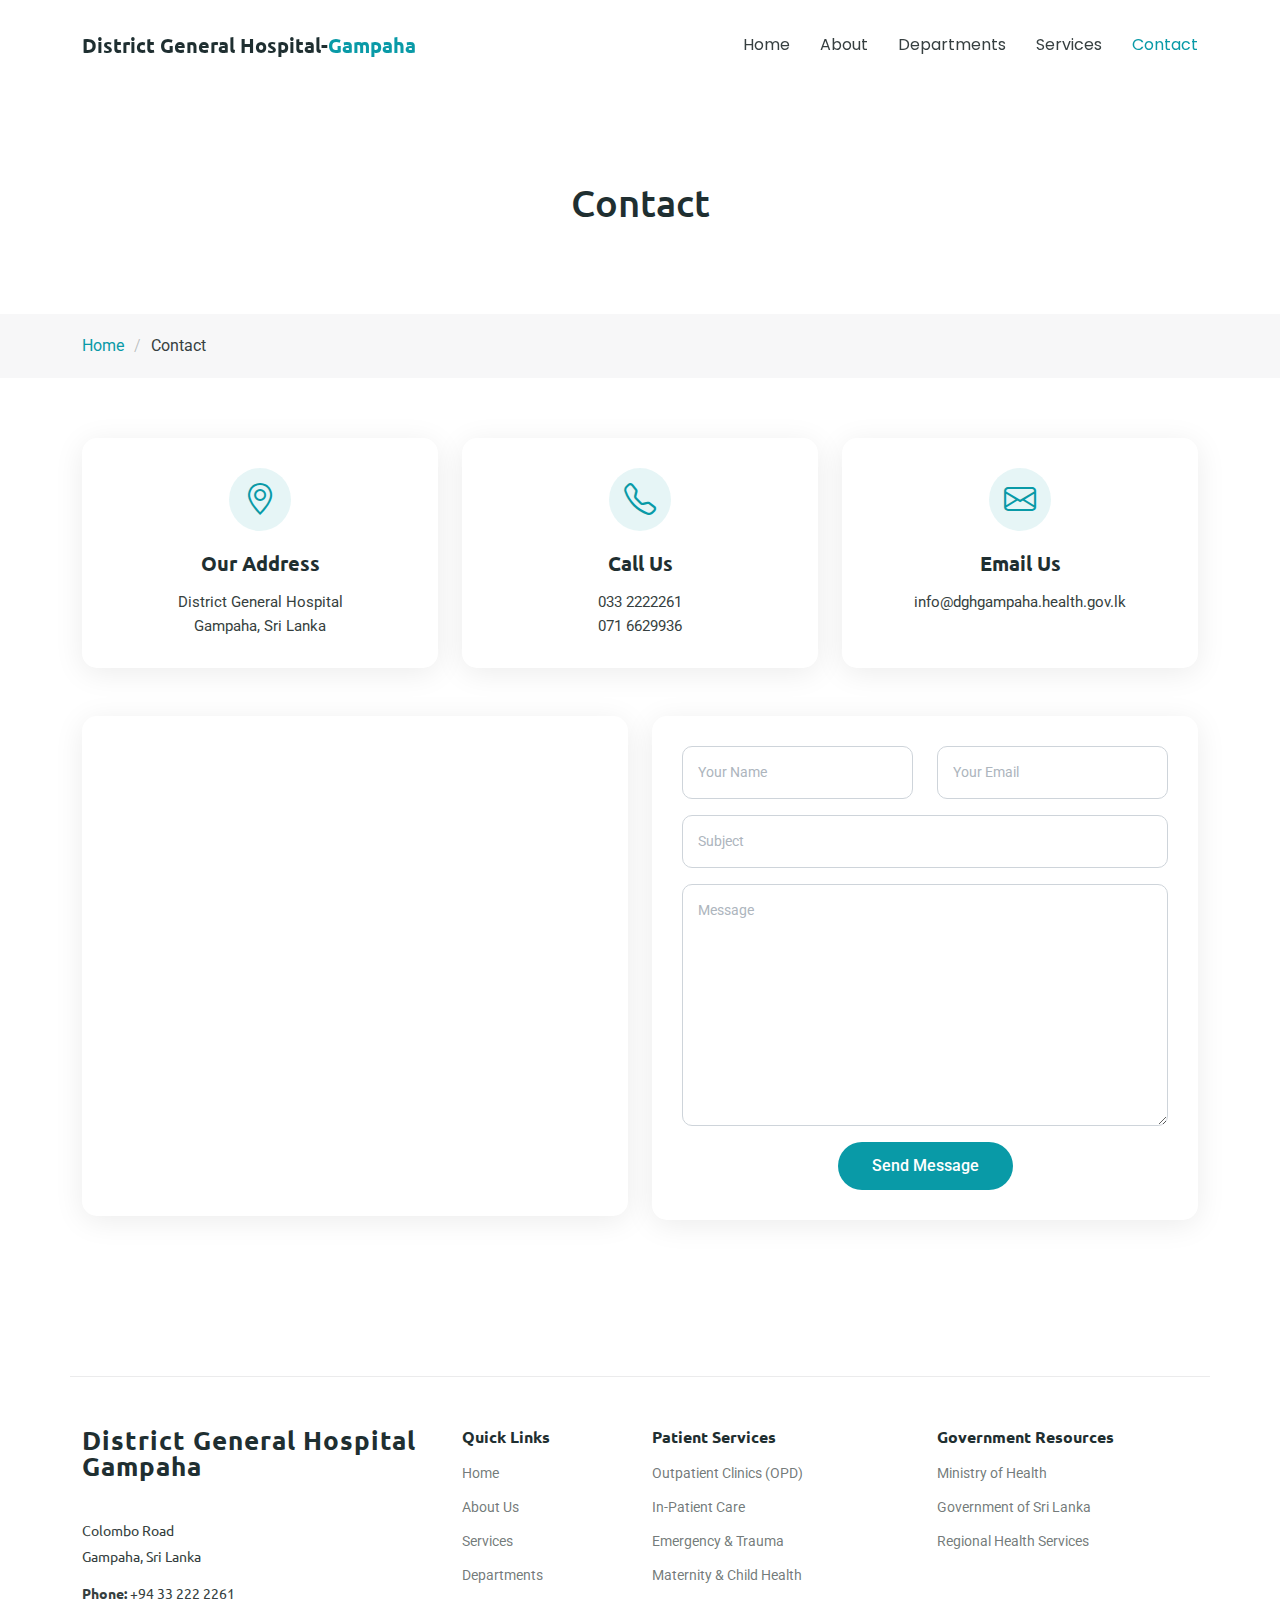
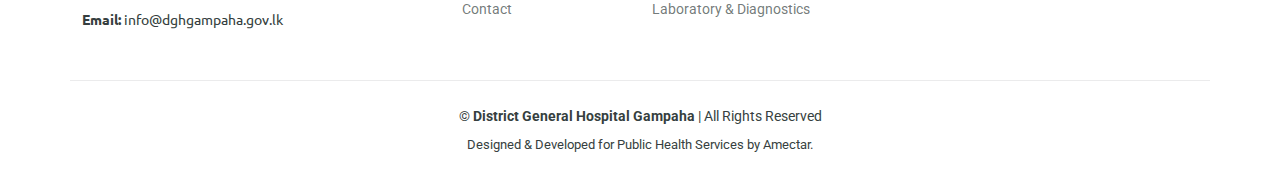
<file: contact.html>
<!DOCTYPE html>
<html lang="en">

<head>
  <meta charset="utf-8">
  <meta content="width=device-width, initial-scale=1.0" name="viewport">
  <title>District General Hospital-Gampaha</title>
  <meta name="description" content="">
  <meta name="keywords" content="">

 

  <!-- Fonts -->
  <link href="https://fonts.googleapis.com" rel="preconnect">
  <link href="https://fonts.gstatic.com" rel="preconnect" crossorigin>
  <link href="https://fonts.googleapis.com/css2?family=Roboto:ital,wght@0,100;0,300;0,400;0,500;0,700;0,900;1,100;1,300;1,400;1,500;1,700;1,900&family=Poppins:ital,wght@0,100;0,200;0,300;0,400;0,500;0,600;0,700;0,800;0,900;1,100;1,200;1,300;1,400;1,500;1,600;1,700;1,800;1,900&family=Ubuntu:ital,wght@0,300;0,400;0,500;0,700;1,300;1,400;1,500;1,700&display=swap" rel="stylesheet">

  <!-- Vendor CSS Files -->
  <link href="assets/vendor/bootstrap/css/bootstrap.min.css" rel="stylesheet">
  <link href="assets/vendor/bootstrap-icons/bootstrap-icons.css" rel="stylesheet">
  <link href="assets/vendor/aos/aos.css" rel="stylesheet">
  <link href="assets/vendor/glightbox/css/glightbox.min.css" rel="stylesheet">
  <link href="assets/vendor/fontawesome-free/css/all.min.css" rel="stylesheet">
  <link href="assets/vendor/swiper/swiper-bundle.min.css" rel="stylesheet">

  <!-- Main CSS File -->
  <link href="assets/css/main.css" rel="stylesheet">

</head>

<body class="contact-page">

  <header id="header" class="header d-flex align-items-center fixed-top">
    <div class="container position-relative d-flex align-items-center justify-content-between">

      <a href="index.html" class="logo d-flex align-items-center me-auto me-xl-0">
      
          <h1 class="sitename" style="font-size:20px;">District General Hospital-<span>Gampaha</span></h1>
      </a>

      <nav id="navmenu" class="navmenu">
        <ul>
          <li><a href="index.html">Home</a></li>
          <li><a href="about.html">About</a></li>
          <li><a href="departments.html">Departments</a></li>
          <li><a href="services.html">Services</a></li>
          
          <li><a href="contact.html" class="active">Contact</a></li>
        </ul>
        <i class="mobile-nav-toggle d-xl-none bi bi-list"></i>
      </nav>
    </div>
  </header>

  <main class="main">

    <!-- Page Title -->
    <div class="page-title">
      <div class="heading">
        <div class="container">
          <div class="row d-flex justify-content-center text-center">
            <div class="col-lg-8">
              <h1 class="heading-title">Contact</h1>
              
            </div>
          </div>
        </div>
      </div>
      <nav class="breadcrumbs">
        <div class="container">
          <ol>
            <li><a href="index.html">Home</a></li>
            <li class="current">Contact</li>
          </ol>
        </div>
      </nav>
    </div><!-- End Page Title -->

    <!-- Contact Section -->
<section id="contact" class="contact section">

  <div class="container" data-aos="fade-up" data-aos-delay="100">

    <div class="row gy-4">
      <div class="col-lg-4" data-aos="fade-up" data-aos-delay="200">
        <div class="info-box">
          <i class="bi bi-geo-alt"></i>
          <h3>Our Address</h3>
          <p>District General Hospital<br>Gampaha, Sri Lanka</p>
        </div>
      </div>

      <div class="col-lg-4" data-aos="fade-up" data-aos-delay="300">
        <div class="info-box">
          <i class="bi bi-telephone"></i>
          <h3>Call Us</h3>
          <p>033 2222261<br>071 6629936</p>
        </div>
      </div>

      <div class="col-lg-4" data-aos="fade-up" data-aos-delay="400">
        <div class="info-box">
          <i class="bi bi-envelope"></i>
          <h3>Email Us</h3>
          <p>info@dghgampaha.health.gov.lk</p>
        </div>
      </div>
    </div>

    <div class="row gy-4 mt-4">
      <div class="col-lg-6" data-aos="fade-up" data-aos-delay="500">
        <div class="map-container">
          <iframe src="https://www.google.com/maps/embed?pb=!1m18!1m12!1m3!1d3960.0588128961976!2d79.9931943!3d7.0908921!2m3!1f0!2f0!3f0!3m2!1i1024!2i768!4f13.1!3m3!1m2!1s0x3ae25aa2a3c02ab1%3A0xa3c3c6484c7f6aa5!2sDistrict%20General%20Hospital%2C%20Gampaha!5e0!3m2!1sen!2slk!4v1692395638095!5m2!1sen!2slk" allowfullscreen="" loading="lazy" referrerpolicy="no-referrer-when-downgrade"></iframe>
        </div>
      </div>

      <div class="col-lg-6" data-aos="fade-up" data-aos-delay="600">
        <form action="forms/contact.php" method="post" class="php-email-form">
          <div class="row gy-3">
            <div class="col-md-6">
              <input type="text" name="name" class="form-control" placeholder="Your Name" required="">
            </div>
            <div class="col-md-6">
              <input type="email" class="form-control" name="email" placeholder="Your Email" required="">
            </div>
            <div class="col-md-12">
              <input type="text" class="form-control" name="subject" placeholder="Subject" required="">
            </div>
            <div class="col-md-12">
              <textarea class="form-control" name="message" rows="10" placeholder="Message" required=""></textarea>
            </div>
            <div class="col-md-12 text-center">
              <div class="loading">Loading</div>
              <div class="error-message"></div>
              <div class="sent-message">Your message has been sent. Thank you!</div>
              <button type="submit">Send Message</button>
            </div>
          </div>
        </form>
      </div>
    </div>

    <div class="social-links text-center mt-5" data-aos="zoom-in" data-aos-delay="700">
      <a href="#" class="twitter"><i class="bi bi-twitter"></i></a>
      <a href="#" class="facebook"><i class="bi bi-facebook"></i></a>
      <a href="#" class="instagram"><i class="bi bi-instagram"></i></a>
      <a href="#" class="linkedin"><i class="bi bi-linkedin"></i></a>
      <a href="#" class="youtube"><i class="bi bi-youtube"></i></a>
    </div>

  </div>

</section><!-- /Contact Section -->


  </main>

  <footer id="footer" class="footer position-relative">
      <div class="container footer-top">
        <div class="row gy-4">
          <!-- Hospital Info -->
          <div class="col-lg-4 col-md-6 footer-about">
            <a href="index.html" class="logo d-flex align-items-center">
              <span class="sitename">District General Hospital Gampaha</span>
            </a>
            <div class="footer-contact pt-3">
              <p>Colombo Road</p>
              <p>Gampaha, Sri Lanka</p>
              <p class="mt-3">
                <strong>Phone:</strong> <span>+94 33 222 2261</span>
              </p>
              <p><strong>Email:</strong> <span>info@dghgampaha.gov.lk</span></p>
            </div>
          </div>

          <!-- Useful Links -->
          <div class="col-lg-2 col-md-3 footer-links">
            <h4>Quick Links</h4>
            <ul>
              <li><a href="index.html">Home</a></li>
              <li><a href="about.html">About Us</a></li>
              <li><a href="services.html">Services</a></li>
              <li><a href="departments.html">Departments</a></li>
              <li><a href="contact.html">Contact</a></li>
            </ul>
          </div>

          <!-- Patient Services -->
          <div class="col-lg-3 col-md-3 footer-links">
            <h4>Patient Services</h4>
            <ul>
              <li><a href="#">Outpatient Clinics (OPD)</a></li>
              <li><a href="#">In-Patient Care</a></li>
              <li><a href="#">Emergency & Trauma</a></li>
              <li><a href="#">Maternity & Child Health</a></li>
              <li><a href="#">Laboratory & Diagnostics</a></li>
            </ul>
          </div>

          <!-- Government Links -->
          <div class="col-lg-3 col-md-3 footer-links">
            <h4>Government Resources</h4>
            <ul>
              <li>
                <a href="https://www.health.gov.lk" target="_blank"
                  >Ministry of Health</a
                >
              </li>
              <li>
                <a href="https://www.gov.lk" target="_blank"
                  >Government of Sri Lanka</a
                >
              </li>
              <li><a href="#">Regional Health Services</a></li>
            </ul>
          </div>
        </div>
      </div>

      <div class="container copyright text-center mt-4">
        <p>
          © <strong>District General Hospital Gampaha</strong> | All Rights
          Reserved
        </p>
        <div class="credits">
          Designed & Developed for Public Health Services by Amectar.
        </div>
      </div>
    </footer>

  <!-- Scroll Top -->
  <a href="#" id="scroll-top" class="scroll-top d-flex align-items-center justify-content-center"><i class="bi bi-arrow-up-short"></i></a>

  <!-- Preloader -->
  <div id="preloader"></div>

  <!-- Vendor JS Files -->
  <script src="assets/vendor/bootstrap/js/bootstrap.bundle.min.js"></script>
  <script src="assets/vendor/php-email-form/validate.js"></script>
  <script src="assets/vendor/aos/aos.js"></script>
  <script src="assets/vendor/glightbox/js/glightbox.min.js"></script>
  <script src="assets/vendor/purecounter/purecounter_vanilla.js"></script>
  <script src="assets/vendor/imagesloaded/imagesloaded.pkgd.min.js"></script>
  <script src="assets/vendor/isotope-layout/isotope.pkgd.min.js"></script>
  <script src="assets/vendor/swiper/swiper-bundle.min.js"></script>

  <!-- Main JS File -->
  <script src="assets/js/main.js"></script>

</body>

</html>
</file>
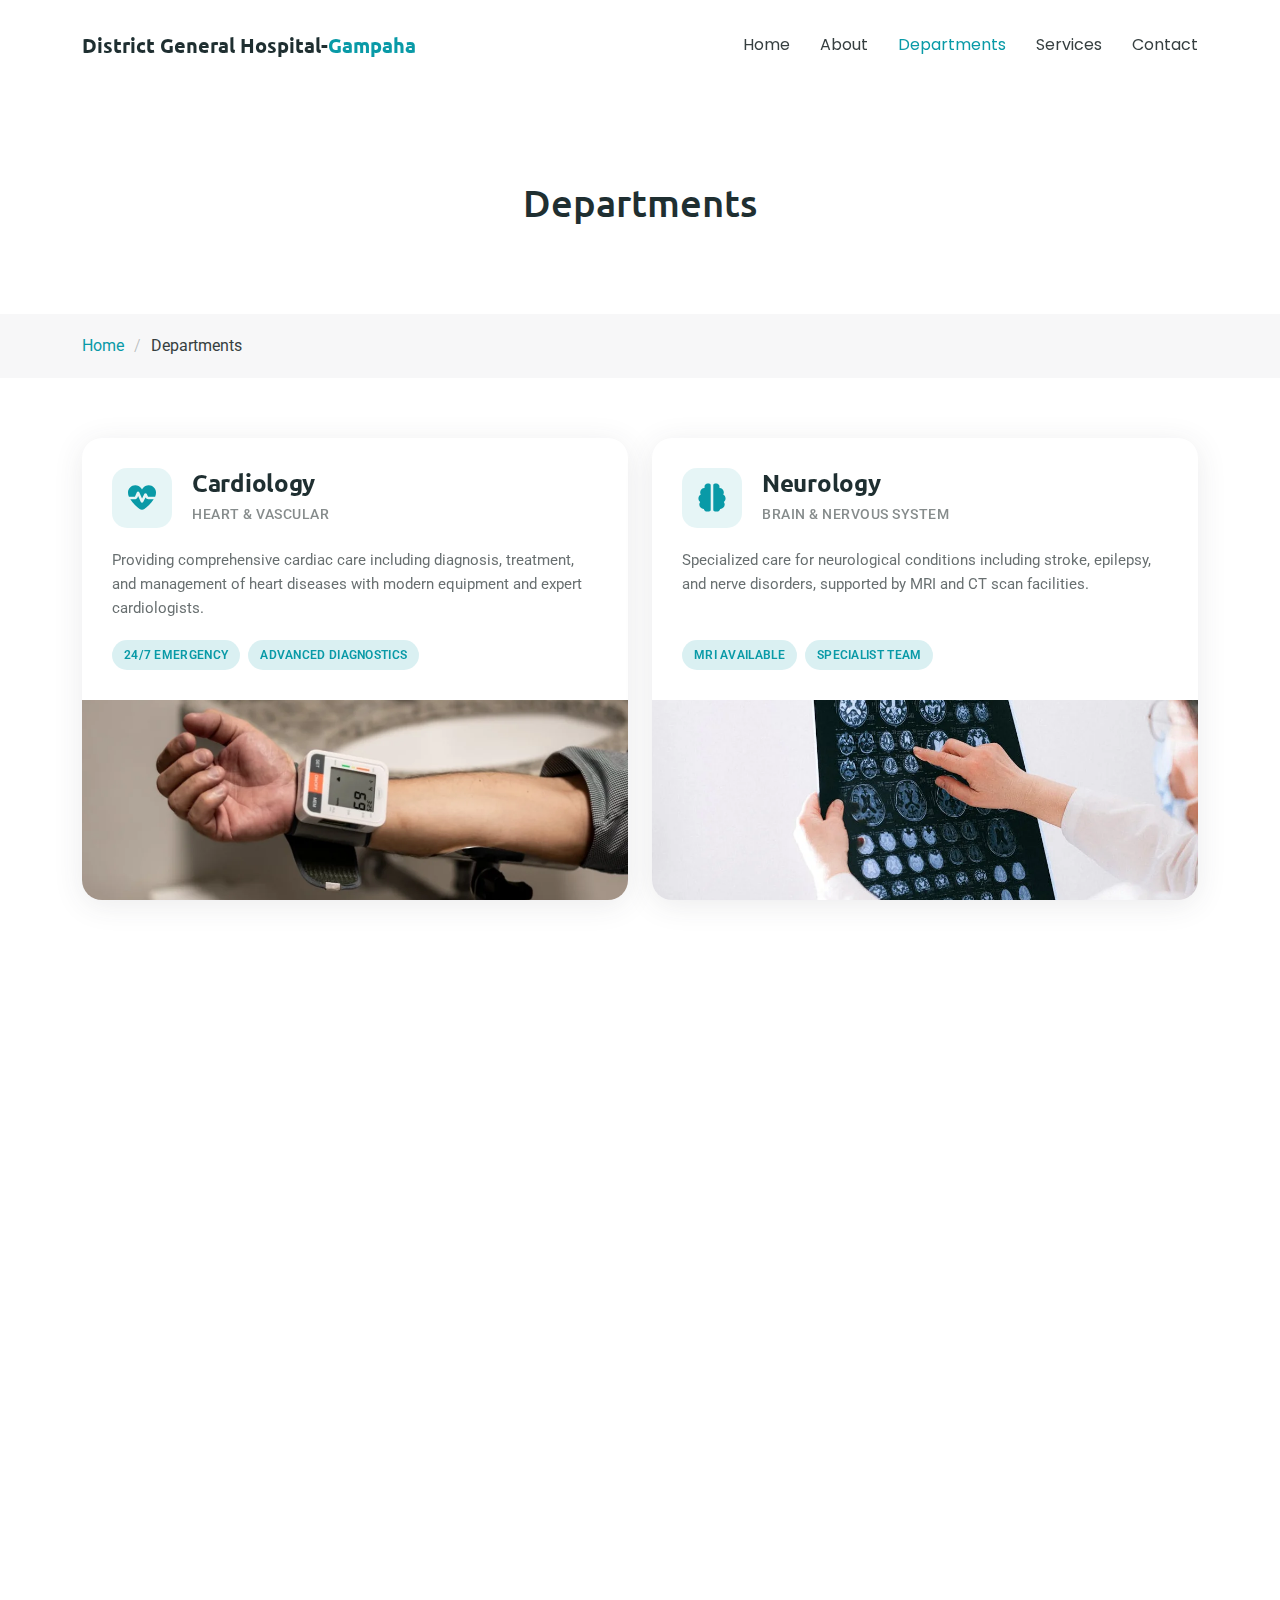
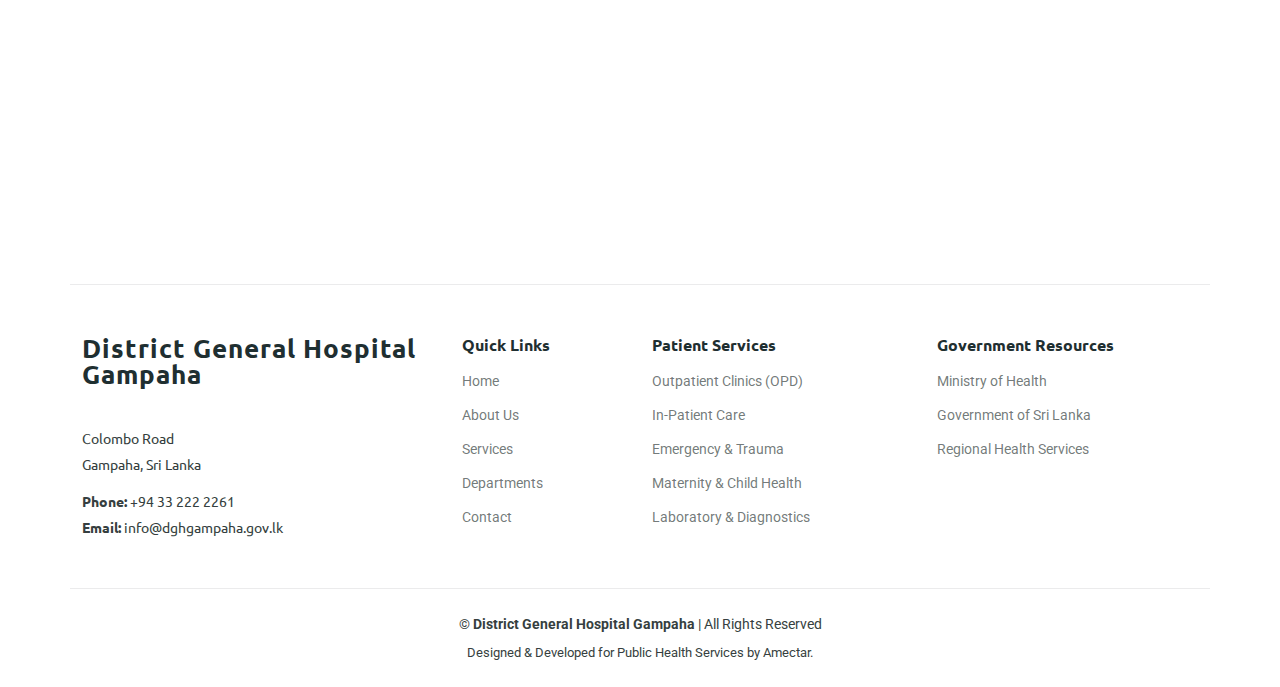
<file: departments.html>
<!DOCTYPE html>
<html lang="en">

<head>
  <meta charset="utf-8">
  <meta content="width=device-width, initial-scale=1.0" name="viewport">
  <title>District General Hospital-Gampaha</title>
  <meta name="description" content="">
  <meta name="keywords" content="">

  

  <!-- Fonts -->
  <link href="https://fonts.googleapis.com" rel="preconnect">
  <link href="https://fonts.gstatic.com" rel="preconnect" crossorigin>
  <link href="https://fonts.googleapis.com/css2?family=Roboto:ital,wght@0,100;0,300;0,400;0,500;0,700;0,900;1,100;1,300;1,400;1,500;1,700;1,900&family=Poppins:ital,wght@0,100;0,200;0,300;0,400;0,500;0,600;0,700;0,800;0,900;1,100;1,200;1,300;1,400;1,500;1,600;1,700;1,800;1,900&family=Ubuntu:ital,wght@0,300;0,400;0,500;0,700;1,300;1,400;1,500;1,700&display=swap" rel="stylesheet">

  <!-- Vendor CSS Files -->
  <link href="assets/vendor/bootstrap/css/bootstrap.min.css" rel="stylesheet">
  <link href="assets/vendor/bootstrap-icons/bootstrap-icons.css" rel="stylesheet">
  <link href="assets/vendor/aos/aos.css" rel="stylesheet">
  <link href="assets/vendor/glightbox/css/glightbox.min.css" rel="stylesheet">
  <link href="assets/vendor/fontawesome-free/css/all.min.css" rel="stylesheet">
  <link href="assets/vendor/swiper/swiper-bundle.min.css" rel="stylesheet">

  <!-- Main CSS File -->
  <link href="assets/css/main.css" rel="stylesheet">
</head>

<body class="departments-page">

  <header id="header" class="header d-flex align-items-center fixed-top">
    <div class="container position-relative d-flex align-items-center justify-content-between">

      <a href="index.html" class="logo d-flex align-items-center me-auto me-xl-0">
        <!-- Uncomment the line below if you also wish to use an image logo -->
        <!-- <img src="assets/img/logo.webp" alt=""> -->
          <h1 class="sitename" style="font-size:20px;">District General Hospital-<span>Gampaha</span></h1>
      </a>

      <nav id="navmenu" class="navmenu">
        <ul>
          <li><a href="index.html">Home</a></li>
          <li><a href="about.html">About</a></li>
          <li><a href="departments.html" class="active">Departments</a></li>
          <li><a href="services.html">Services</a></li>
          <li><a href="contact.html">Contact</a></li>
        </ul>
        <i class="mobile-nav-toggle d-xl-none bi bi-list"></i>
      </nav>
    </div>
  </header>

  <main class="main">

    <!-- Page Title -->
    <div class="page-title">
      <div class="heading">
        <div class="container">
          <div class="row d-flex justify-content-center text-center">
            <div class="col-lg-8">
              <h1 class="heading-title">Departments</h1>
              
            </div>
          </div>
        </div>
      </div>
      <nav class="breadcrumbs">
        <div class="container">
          <ol>
            <li><a href="index.html">Home</a></li>
            <li class="current">Departments</li>
          </ol>
        </div>
      </nav>
    </div><!-- End Page Title -->

   <!-- Departments Section -->
<section id="departments" class="departments section">

  <div class="container" data-aos="fade-up" data-aos-delay="100">

    <div class="row gy-4">

      <!-- Department Item -->
      <div class="col-lg-6" data-aos="zoom-in" data-aos-delay="100">
        <div class="department-item">
          <div class="department-content">
            <div class="department-header">
              <div class="department-icon">
                <i class="fas fa-heartbeat"></i>
              </div>
              <div class="department-info">
                <h3>Cardiology</h3>
                <span class="department-category">Heart &amp; Vascular</span>
              </div>
            </div>
            <p>Providing comprehensive cardiac care including diagnosis, treatment, and management of heart diseases with modern equipment and expert cardiologists.</p>
            <div class="department-features">
              <span class="feature-badge">24/7 Emergency</span>
              <span class="feature-badge">Advanced Diagnostics</span>
            </div>
          </div>
          <div class="department-image">
            <img src="assets/img/health/cardiology-2.webp" alt="Cardiology Department" class="img-fluid">
            <div class="department-overlay">
              <a href="#" class="department-link">
                <i class="fas fa-arrow-right"></i>
              </a>
            </div>
          </div>
        </div>
      </div>

      <!-- Department Item -->
      <div class="col-lg-6" data-aos="zoom-in" data-aos-delay="200">
        <div class="department-item">
          <div class="department-content">
            <div class="department-header">
              <div class="department-icon">
                <i class="fas fa-brain"></i>
              </div>
              <div class="department-info">
                <h3>Neurology</h3>
                <span class="department-category">Brain &amp; Nervous System</span>
              </div>
            </div>
            <p>Specialized care for neurological conditions including stroke, epilepsy, and nerve disorders, supported by MRI and CT scan facilities.</p>
            <div class="department-features">
              <span class="feature-badge">MRI Available</span>
              <span class="feature-badge">Specialist Team</span>
            </div>
          </div>
          <div class="department-image">
            <img src="assets/img/health/neurology-3.webp" alt="Neurology Department" class="img-fluid">
            <div class="department-overlay">
              <a href="#" class="department-link">
                <i class="fas fa-arrow-right"></i>
              </a>
            </div>
          </div>
        </div>
      </div>

      <!-- Department Item -->
      <div class="col-lg-6" data-aos="zoom-in" data-aos-delay="300">
        <div class="department-item">
          <div class="department-content">
            <div class="department-header">
              <div class="department-icon">
                <i class="fas fa-bone"></i>
              </div>
              <div class="department-info">
                <h3>Orthopedics</h3>
                <span class="department-category">Bones &amp; Joints</span>
              </div>
            </div>
            <p>Providing treatment for fractures, joint replacements, and sports injuries with specialized orthopedic surgeons and rehabilitation facilities.</p>
            <div class="department-features">
              <span class="feature-badge">Sports Medicine</span>
              <span class="feature-badge">Joint Replacement</span>
            </div>
          </div>
          <div class="department-image">
            <img src="assets/img/health/orthopedics-4.webp" alt="Orthopedics Department" class="img-fluid">
            <div class="department-overlay">
              <a href="#" class="department-link">
                <i class="fas fa-arrow-right"></i>
              </a>
            </div>
          </div>
        </div>
      </div>

      <!-- Department Item -->
      <div class="col-lg-6" data-aos="zoom-in" data-aos-delay="400">
        <div class="department-item">
          <div class="department-content">
            <div class="department-header">
              <div class="department-icon">
                <i class="fas fa-baby"></i>
              </div>
              <div class="department-info">
                <h3>Pediatrics</h3>
                <span class="department-category">Children's Health</span>
              </div>
            </div>
            <p>Comprehensive child healthcare services including immunizations, regular check-ups, and treatment for common pediatric illnesses.</p>
            <div class="department-features">
              <span class="feature-badge">Child-Friendly</span>
              <span class="feature-badge">Vaccination Center</span>
            </div>
          </div>
          <div class="department-image">
            <img src="assets/img/health/pediatrics-2.webp" alt="Pediatrics Department" class="img-fluid">
            <div class="department-overlay">
              <a href="#" class="department-link">
                <i class="fas fa-arrow-right"></i>
              </a>
            </div>
          </div>
        </div>
      </div>

      <!-- Department Item -->
      <div class="col-lg-6" data-aos="zoom-in" data-aos-delay="500">
        <div class="department-item">
          <div class="department-content">
            <div class="department-header">
              <div class="department-icon">
                <i class="fas fa-microscope"></i>
              </div>
              <div class="department-info">
                <h3>Laboratory</h3>
                <span class="department-category">Diagnostic Services</span>
              </div>
            </div>
            <p>State-of-the-art laboratory services offering rapid and accurate blood tests, imaging, and pathology reports for all patients.</p>
            <div class="department-features">
              <span class="feature-badge">Quick Results</span>
              <span class="feature-badge">Digital Reports</span>
            </div>
          </div>
          <div class="department-image">
            <img src="assets/img/health/laboratory-3.webp" alt="Laboratory Department" class="img-fluid">
            <div class="department-overlay">
              <a href="#" class="department-link">
                <i class="fas fa-arrow-right"></i>
              </a>
            </div>
          </div>
        </div>
      </div>

      <!-- Department Item -->
      <div class="col-lg-6" data-aos="zoom-in" data-aos-delay="600">
        <div class="department-item">
          <div class="department-content">
            <div class="department-header">
              <div class="department-icon">
                <i class="fas fa-ambulance"></i>
              </div>
              <div class="department-info">
                <h3>Emergency</h3>
                <span class="department-category">24/7 Critical Care</span>
              </div>
            </div>
            <p>Provides immediate medical attention for emergencies and accidents with a dedicated trauma center and life-saving equipment.</p>
            <div class="department-features">
              <span class="feature-badge">Round-the-Clock</span>
              <span class="feature-badge">Trauma Center</span>
            </div>
          </div>
          <div class="department-image">
            <img src="assets/img/health/emergency-4.webp" alt="Emergency Department" class="img-fluid">
            <div class="department-overlay">
              <a href="#" class="department-link">
                <i class="fas fa-arrow-right"></i>
              </a>
            </div>
          </div>
        </div>
      </div>

    </div>

  </div>

</section><!-- /Departments Section -->


  </main>

  <footer id="footer" class="footer position-relative">

  <div class="container footer-top">
    <div class="row gy-4">
      
      <!-- Hospital Info -->
      <div class="col-lg-4 col-md-6 footer-about">
        <a href="index.html" class="logo d-flex align-items-center">
          <span class="sitename">District General Hospital Gampaha</span>
        </a>
        <div class="footer-contact pt-3">
          <p>Colombo Road</p>
          <p>Gampaha, Sri Lanka</p>
          <p class="mt-3"><strong>Phone:</strong> <span>+94 33 222 2261</span></p>
          <p><strong>Email:</strong> <span>info@dghgampaha.gov.lk</span></p>
        </div>
        
      </div>

      <!-- Useful Links -->
      <div class="col-lg-2 col-md-3 footer-links">
        <h4>Quick Links</h4>
        <ul>
          <li><a href="index.html">Home</a></li>
          <li><a href="about.html">About Us</a></li>
          <li><a href="services.html">Services</a></li>
          <li><a href="departments.html">Departments</a></li>
          <li><a href="contact.html">Contact</a></li>
        </ul>
      </div>

      <!-- Patient Services -->
      <div class="col-lg-3 col-md-3 footer-links">
        <h4>Patient Services</h4>
        <ul>
          <li><a href="#">Outpatient Clinics (OPD)</a></li>
          <li><a href="#">In-Patient Care</a></li>
          <li><a href="#">Emergency & Trauma</a></li>
          <li><a href="#">Maternity & Child Health</a></li>
          <li><a href="#">Laboratory & Diagnostics</a></li>
        </ul>
      </div>

      <!-- Government Links -->
      <div class="col-lg-3 col-md-3 footer-links">
        <h4>Government Resources</h4>
        <ul>
          <li><a href="https://www.health.gov.lk" target="_blank">Ministry of Health</a></li>
          <li><a href="https://www.gov.lk" target="_blank">Government of Sri Lanka</a></li>
          <li><a href="#">Regional Health Services</a></li>
        </ul>
      </div>

    </div>
  </div>

  <div class="container copyright text-center mt-4">
    <p>© <strong>District General Hospital Gampaha</strong> | All Rights Reserved</p>
    <div class="credits">
      Designed & Developed for Public Health Services by Amectar.
    </div>
  </div>

</footer>

  <!-- Scroll Top -->
  <a href="#" id="scroll-top" class="scroll-top d-flex align-items-center justify-content-center"><i class="bi bi-arrow-up-short"></i></a>

  <!-- Preloader -->
  <div id="preloader"></div>

  <!-- Vendor JS Files -->
  <script src="assets/vendor/bootstrap/js/bootstrap.bundle.min.js"></script>
  <script src="assets/vendor/php-email-form/validate.js"></script>
  <script src="assets/vendor/aos/aos.js"></script>
  <script src="assets/vendor/glightbox/js/glightbox.min.js"></script>
  <script src="assets/vendor/purecounter/purecounter_vanilla.js"></script>
  <script src="assets/vendor/imagesloaded/imagesloaded.pkgd.min.js"></script>
  <script src="assets/vendor/isotope-layout/isotope.pkgd.min.js"></script>
  <script src="assets/vendor/swiper/swiper-bundle.min.js"></script>

  <!-- Main JS File -->
  <script src="assets/js/main.js"></script>

</body>

</html>
</file>
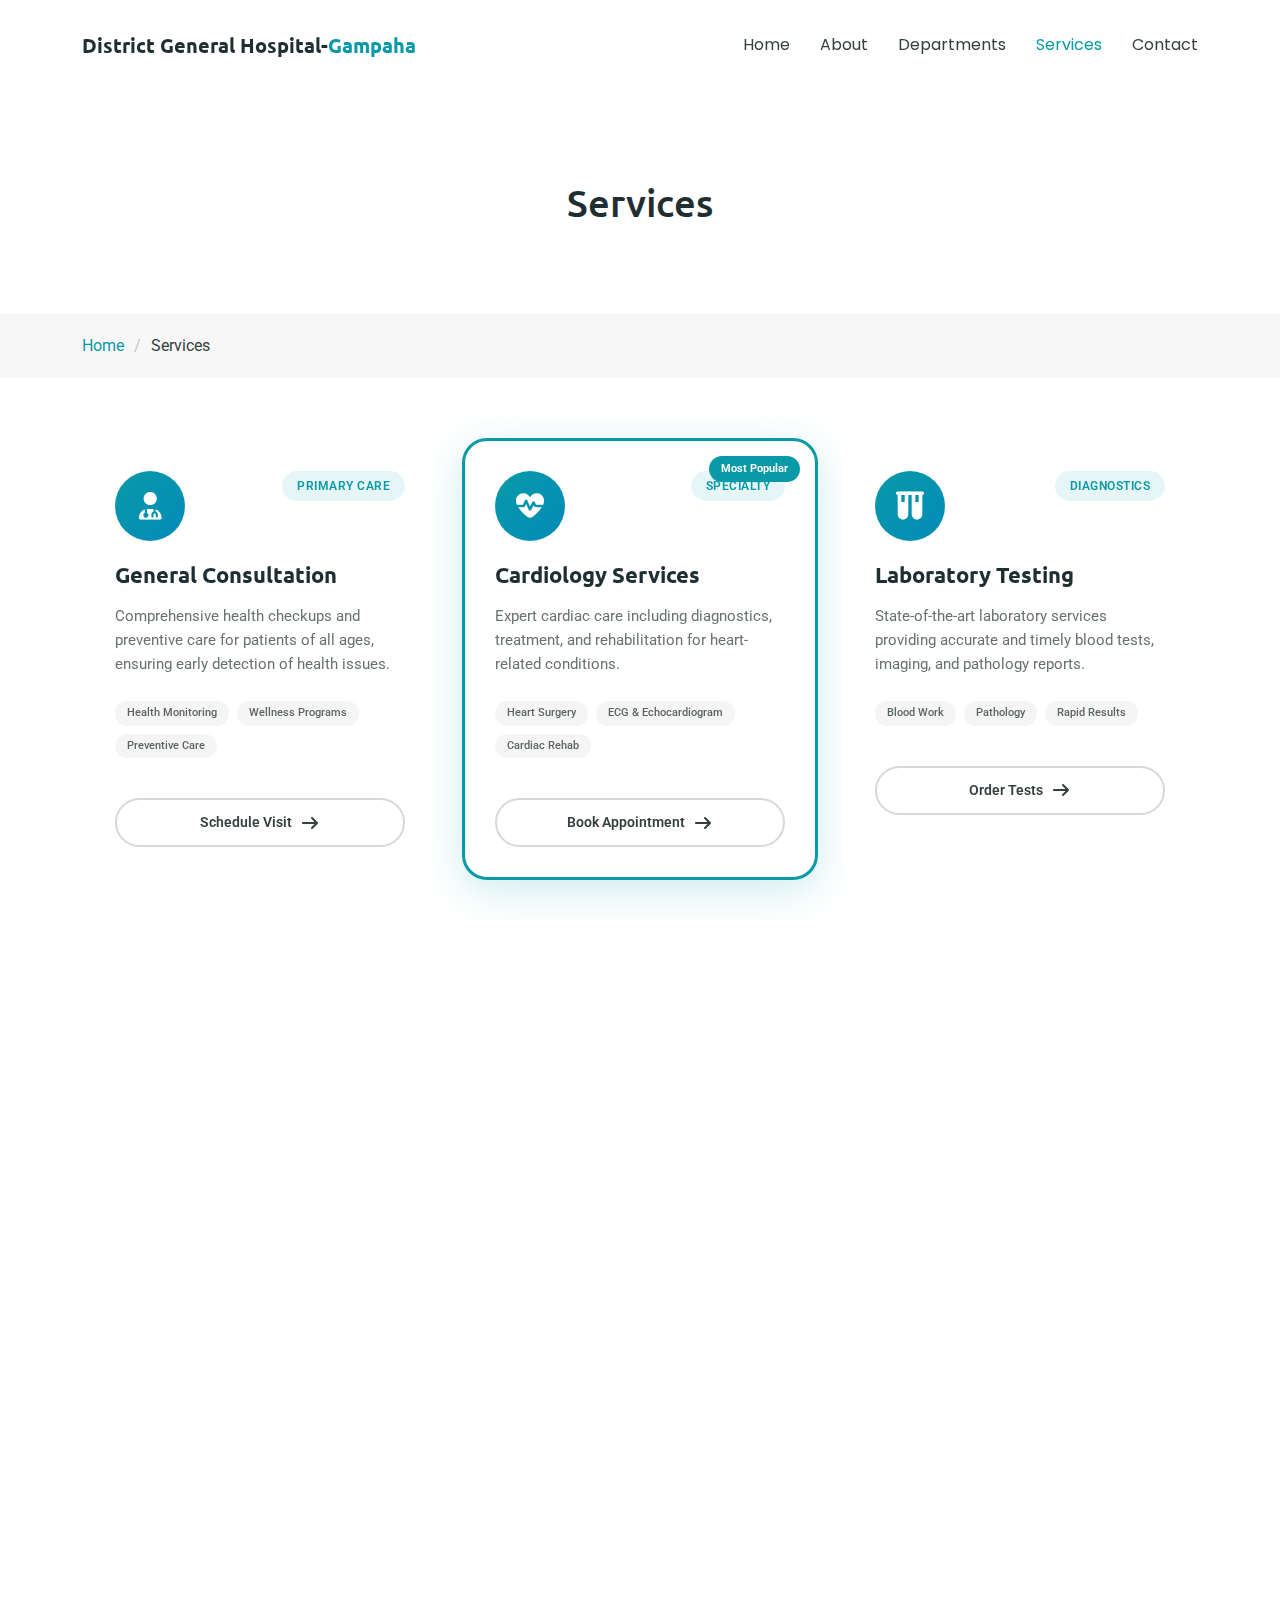
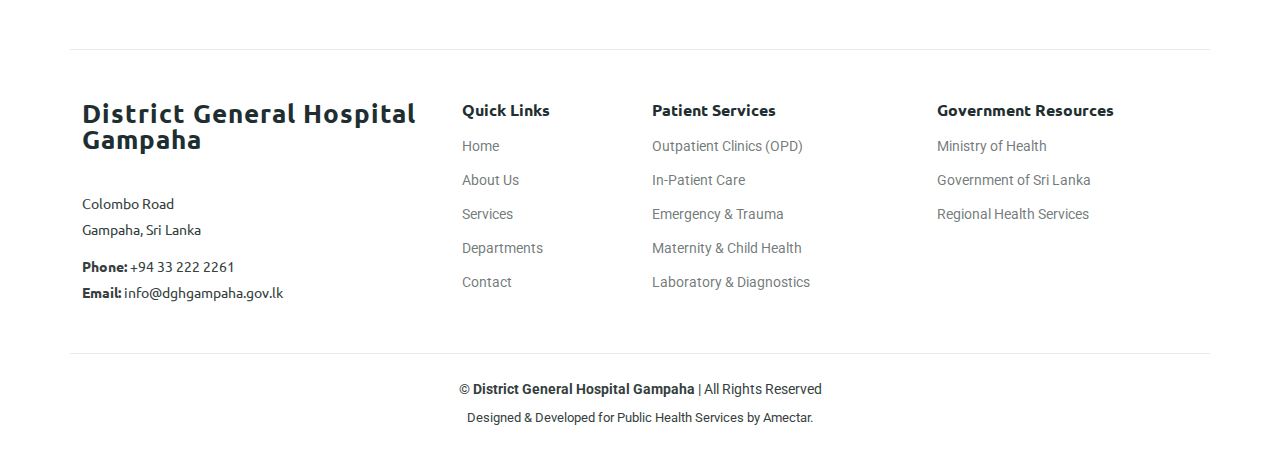
<file: services.html>
<!DOCTYPE html>
<html lang="en">

<head>
  <meta charset="utf-8">
  <meta content="width=device-width, initial-scale=1.0" name="viewport">
  <title>District General Hospital-Gampaha</title>
  <meta name="description" content="">
  <meta name="keywords" content="">


  <!-- Fonts -->
  <link href="https://fonts.googleapis.com" rel="preconnect">
  <link href="https://fonts.gstatic.com" rel="preconnect" crossorigin>
  <link href="https://fonts.googleapis.com/css2?family=Roboto:ital,wght@0,100;0,300;0,400;0,500;0,700;0,900;1,100;1,300;1,400;1,500;1,700;1,900&family=Poppins:ital,wght@0,100;0,200;0,300;0,400;0,500;0,600;0,700;0,800;0,900;1,100;1,200;1,300;1,400;1,500;1,600;1,700;1,800;1,900&family=Ubuntu:ital,wght@0,300;0,400;0,500;0,700;1,300;1,400;1,500;1,700&display=swap" rel="stylesheet">

  <!-- Vendor CSS Files -->
  <link href="assets/vendor/bootstrap/css/bootstrap.min.css" rel="stylesheet">
  <link href="assets/vendor/bootstrap-icons/bootstrap-icons.css" rel="stylesheet">
  <link href="assets/vendor/aos/aos.css" rel="stylesheet">
  <link href="assets/vendor/glightbox/css/glightbox.min.css" rel="stylesheet">
  <link href="assets/vendor/fontawesome-free/css/all.min.css" rel="stylesheet">
  <link href="assets/vendor/swiper/swiper-bundle.min.css" rel="stylesheet">

  <!-- Main CSS File -->
  <link href="assets/css/main.css" rel="stylesheet">

</head>

<body class="services-page">

  <header id="header" class="header d-flex align-items-center fixed-top">
    <div class="container position-relative d-flex align-items-center justify-content-between">

      <a href="index.html" class="logo d-flex align-items-center me-auto me-xl-0">
        <!-- Uncomment the line below if you also wish to use an image logo -->
        <!-- <img src="assets/img/logo.webp" alt=""> -->
          <h1 class="sitename" style="font-size:20px;">District General Hospital-<span>Gampaha</span></h1>
      </a>

      <nav id="navmenu" class="navmenu">
        <ul>
          <li><a href="index.html">Home</a></li>
          <li><a href="about.html">About</a></li>
          <li><a href="departments.html">Departments</a></li>
          <li><a href="services.html" class="active">Services</a></li>
         
          <li><a href="contact.html">Contact</a></li>
        </ul>
        <i class="mobile-nav-toggle d-xl-none bi bi-list"></i>
      </nav>

    </div>
  </header>

  <main class="main">

    <!-- Page Title -->
    <div class="page-title">
      <div class="heading">
        <div class="container">
          <div class="row d-flex justify-content-center text-center">
            <div class="col-lg-8">
              <h1 class="heading-title">Services</h1>
              
            </div>
          </div>
        </div>
      </div>
      <nav class="breadcrumbs">
        <div class="container">
          <ol>
            <li><a href="index.html">Home</a></li>
            <li class="current">Services</li>
          </ol>
        </div>
      </nav>
    </div><!-- End Page Title -->

   <!-- Services Section -->
<section id="services" class="services section">

  <div class="container" data-aos="fade-up" data-aos-delay="100">

    <div class="services-grid">
      <div class="row g-4">

        <!-- General Consultation -->
        <div class="col-lg-4 col-md-6" data-aos="zoom-in" data-aos-delay="200">
          <div class="service-card primary-care">
            <div class="service-header">
              <div class="service-icon">
                <i class="fas fa-user-md"></i>
              </div>
              <span class="service-category">Primary Care</span>
            </div>
            <div class="service-body">
              <h4>General Consultation</h4>
              <p>Comprehensive health checkups and preventive care for patients of all ages, ensuring early detection of health issues.</p>
              <div class="service-features">
                <span class="feature-badge">Health Monitoring</span>
                <span class="feature-badge">Wellness Programs</span>
                <span class="feature-badge">Preventive Care</span>
              </div>
            </div>
            <div class="service-footer">
              <a href="service-details.html" class="service-btn">
                Schedule Visit
                <i class="fas fa-arrow-right"></i>
              </a>
            </div>
          </div>
        </div>

        <!-- Cardiology Services -->
        <div class="col-lg-4 col-md-6" data-aos="zoom-in" data-aos-delay="300">
          <div class="service-card specialty-care featured">
            <div class="service-header">
              <div class="service-icon">
                <i class="fas fa-heartbeat"></i>
              </div>
              <span class="service-category">Specialty</span>
              <div class="featured-badge">Most Popular</div>
            </div>
            <div class="service-body">
              <h4>Cardiology Services</h4>
              <p>Expert cardiac care including diagnostics, treatment, and rehabilitation for heart-related conditions.</p>
              <div class="service-features">
                <span class="feature-badge">Heart Surgery</span>
                <span class="feature-badge">ECG & Echocardiogram</span>
                <span class="feature-badge">Cardiac Rehab</span>
              </div>
            </div>
            <div class="service-footer">
              <a href="service-details.html" class="service-btn">
                Book Appointment
                <i class="fas fa-arrow-right"></i>
              </a>
            </div>
          </div>
        </div>

        <!-- Laboratory / Diagnostics -->
        <div class="col-lg-4 col-md-6" data-aos="zoom-in" data-aos-delay="400">
          <div class="service-card diagnostics">
            <div class="service-header">
              <div class="service-icon">
                <i class="fas fa-vials"></i>
              </div>
              <span class="service-category">Diagnostics</span>
            </div>
            <div class="service-body">
              <h4>Laboratory Testing</h4>
              <p>State-of-the-art laboratory services providing accurate and timely blood tests, imaging, and pathology reports.</p>
              <div class="service-features">
                <span class="feature-badge">Blood Work</span>
                <span class="feature-badge">Pathology</span>
                <span class="feature-badge">Rapid Results</span>
              </div>
            </div>
            <div class="service-footer">
              <a href="service-details.html" class="service-btn">
                Order Tests
                <i class="fas fa-arrow-right"></i>
              </a>
            </div>
          </div>
        </div>

        <!-- Emergency Services -->
        <div class="col-lg-4 col-md-6" data-aos="zoom-in" data-aos-delay="500">
          <div class="service-card emergency">
            <div class="service-header">
              <div class="service-icon">
                <i class="fas fa-ambulance"></i>
              </div>
              <span class="service-category">Emergency</span>
              <div class="status-indicator">24/7 Available</div>
            </div>
            <div class="service-body">
              <h4>Emergency Care</h4>
              <p>Immediate attention for critical cases and accidents with trauma care and intensive support facilities.</p>
              <div class="service-features">
                <span class="feature-badge">Trauma Center</span>
                <span class="feature-badge">Critical Care</span>
                <span class="feature-badge">Emergency Surgery</span>
              </div>
            </div>
            <div class="service-footer">
              <a href="tel:+15551234567" class="service-btn emergency-btn">
                Call Emergency
                <i class="fas fa-phone"></i>
              </a>
            </div>
          </div>
        </div>

        <!-- Maternal & Women's Health -->
        <div class="col-lg-4 col-md-6" data-aos="zoom-in" data-aos-delay="600">
          <div class="service-card maternal">
            <div class="service-header">
              <div class="service-icon">
                <i class="fas fa-baby"></i>
              </div>
              <span class="service-category">Maternal Health</span>
            </div>
            <div class="service-body">
              <h4>Women's Health</h4>
              <p>Complete maternal care from prenatal checkups to delivery and postnatal support by certified obstetricians.</p>
              <div class="service-features">
                <span class="feature-badge">Prenatal Care</span>
                <span class="feature-badge">Delivery Support</span>
                <span class="feature-badge">Family Planning</span>
              </div>
            </div>
            <div class="service-footer">
              <a href="service-details.html" class="service-btn">
                Learn More
                <i class="fas fa-arrow-right"></i>
              </a>
            </div>
          </div>
        </div>

        <!-- Vaccination & Preventive Care -->
        <div class="col-lg-4 col-md-6" data-aos="zoom-in" data-aos-delay="700">
          <div class="service-card vaccination">
            <div class="service-header">
              <div class="service-icon">
                <i class="fas fa-syringe"></i>
              </div>
              <span class="service-category">Prevention</span>
            </div>
            <div class="service-body">
              <h4>Vaccination Services</h4>
              <p>Providing complete immunization programs for children and adults, including seasonal and travel vaccines.</p>
              <div class="service-features">
                <span class="feature-badge">Travel Vaccines</span>
                <span class="feature-badge">Flu Shots</span>
                <span class="feature-badge">Child Immunizations</span>
              </div>
            </div>
            <div class="service-footer">
              <a href="service-details.html" class="service-btn">
                Schedule Shot
                <i class="fas fa-arrow-right"></i>
              </a>
            </div>
          </div>
        </div>

      </div>
    </div>

    <!-- Stats Section -->
    <div class="services-stats" data-aos="fade-up" data-aos-delay="800">
      <div class="row">
        <div class="col-lg-3 col-md-6">
          <div class="stat-item">
            <div class="stat-number" data-purecounter-start="0" data-purecounter-end="25000" data-purecounter-duration="2"></div>
            <div class="stat-label">Patients Served</div>
          </div>
        </div>
        <div class="col-lg-3 col-md-6">
          <div class="stat-item">
            <div class="stat-number" data-purecounter-start="0" data-purecounter-end="150" data-purecounter-duration="2"></div>
            <div class="stat-label">Medical Experts</div>
          </div>
        </div>
        <div class="col-lg-3 col-md-6">
          <div class="stat-item">
            <div class="stat-number" data-purecounter-start="0" data-purecounter-end="18" data-purecounter-duration="2"></div>
            <div class="stat-label">Specializations</div>
          </div>
        </div>
        <div class="col-lg-3 col-md-6">
          <div class="stat-item">
            <div class="stat-number" data-purecounter-start="0" data-purecounter-end="24" data-purecounter-duration="2"></div>
            <div class="stat-label">Hours Service</div>
          </div>
        </div>
      </div>
    </div>

  </div>

</section><!-- /Services Section -->


  </main>

   <footer id="footer" class="footer position-relative">

  <div class="container footer-top">
    <div class="row gy-4">
      
      <!-- Hospital Info -->
      <div class="col-lg-4 col-md-6 footer-about">
        <a href="index.html" class="logo d-flex align-items-center">
          <span class="sitename">District General Hospital Gampaha</span>
        </a>
        <div class="footer-contact pt-3">
          <p>Colombo Road</p>
          <p>Gampaha, Sri Lanka</p>
          <p class="mt-3"><strong>Phone:</strong> <span>+94 33 222 2261</span></p>
          <p><strong>Email:</strong> <span>info@dghgampaha.gov.lk</span></p>
        </div>
        
      </div>

      <!-- Useful Links -->
      <div class="col-lg-2 col-md-3 footer-links">
        <h4>Quick Links</h4>
        <ul>
          <li><a href="index.html">Home</a></li>
          <li><a href="about.html">About Us</a></li>
          <li><a href="services.html">Services</a></li>
          <li><a href="departments.html">Departments</a></li>
          <li><a href="contact.html">Contact</a></li>
        </ul>
      </div>

      <!-- Patient Services -->
      <div class="col-lg-3 col-md-3 footer-links">
        <h4>Patient Services</h4>
        <ul>
          <li><a href="#">Outpatient Clinics (OPD)</a></li>
          <li><a href="#">In-Patient Care</a></li>
          <li><a href="#">Emergency & Trauma</a></li>
          <li><a href="#">Maternity & Child Health</a></li>
          <li><a href="#">Laboratory & Diagnostics</a></li>
        </ul>
      </div>

      <!-- Government Links -->
      <div class="col-lg-3 col-md-3 footer-links">
        <h4>Government Resources</h4>
        <ul>
          <li><a href="https://www.health.gov.lk" target="_blank">Ministry of Health</a></li>
          <li><a href="https://www.gov.lk" target="_blank">Government of Sri Lanka</a></li>
          <li><a href="#">Regional Health Services</a></li>
        </ul>
      </div>

    </div>
  </div>

  <div class="container copyright text-center mt-4">
    <p>© <strong>District General Hospital Gampaha</strong> | All Rights Reserved</p>
    <div class="credits">
      Designed & Developed for Public Health Services by Amectar.
    </div>
  </div>

</footer>


  <!-- Scroll Top -->
  <a href="#" id="scroll-top" class="scroll-top d-flex align-items-center justify-content-center"><i class="bi bi-arrow-up-short"></i></a>

  <!-- Preloader -->
  <div id="preloader"></div>

  <!-- Vendor JS Files -->
  <script src="assets/vendor/bootstrap/js/bootstrap.bundle.min.js"></script>
  <script src="assets/vendor/php-email-form/validate.js"></script>
  <script src="assets/vendor/aos/aos.js"></script>
  <script src="assets/vendor/glightbox/js/glightbox.min.js"></script>
  <script src="assets/vendor/purecounter/purecounter_vanilla.js"></script>
  <script src="assets/vendor/imagesloaded/imagesloaded.pkgd.min.js"></script>
  <script src="assets/vendor/isotope-layout/isotope.pkgd.min.js"></script>
  <script src="assets/vendor/swiper/swiper-bundle.min.js"></script>

  <!-- Main JS File -->
  <script src="assets/js/main.js"></script>

</body>

</html>
</file>
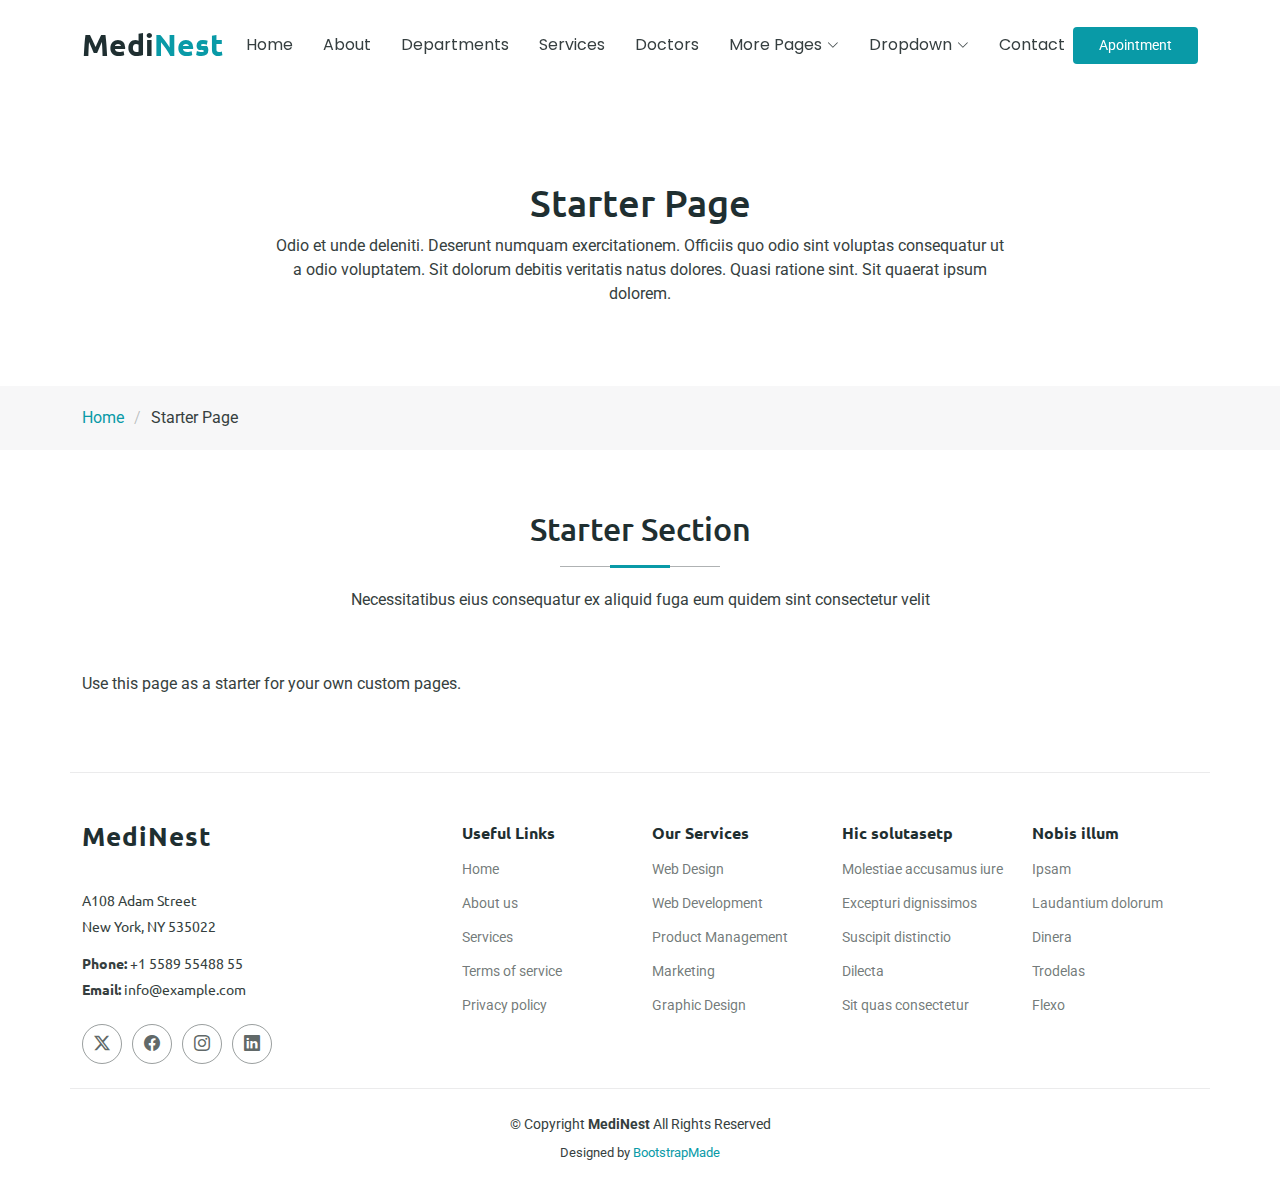
<file: starter-page.html>
<!DOCTYPE html>
<html lang="en">

<head>
  <meta charset="utf-8">
  <meta content="width=device-width, initial-scale=1.0" name="viewport">
  <title>Starter Page - MediNest Bootstrap Template</title>
  <meta name="description" content="">
  <meta name="keywords" content="">

  <!-- Favicons -->
  <link href="assets/img/favicon.png" rel="icon">
  <link href="assets/img/apple-touch-icon.png" rel="apple-touch-icon">

  <!-- Fonts -->
  <link href="https://fonts.googleapis.com" rel="preconnect">
  <link href="https://fonts.gstatic.com" rel="preconnect" crossorigin>
  <link href="https://fonts.googleapis.com/css2?family=Roboto:ital,wght@0,100;0,300;0,400;0,500;0,700;0,900;1,100;1,300;1,400;1,500;1,700;1,900&family=Poppins:ital,wght@0,100;0,200;0,300;0,400;0,500;0,600;0,700;0,800;0,900;1,100;1,200;1,300;1,400;1,500;1,600;1,700;1,800;1,900&family=Ubuntu:ital,wght@0,300;0,400;0,500;0,700;1,300;1,400;1,500;1,700&display=swap" rel="stylesheet">

  <!-- Vendor CSS Files -->
  <link href="assets/vendor/bootstrap/css/bootstrap.min.css" rel="stylesheet">
  <link href="assets/vendor/bootstrap-icons/bootstrap-icons.css" rel="stylesheet">
  <link href="assets/vendor/aos/aos.css" rel="stylesheet">
  <link href="assets/vendor/glightbox/css/glightbox.min.css" rel="stylesheet">
  <link href="assets/vendor/fontawesome-free/css/all.min.css" rel="stylesheet">
  <link href="assets/vendor/swiper/swiper-bundle.min.css" rel="stylesheet">

  <!-- Main CSS File -->
  <link href="assets/css/main.css" rel="stylesheet">

  <!-- =======================================================
  * Template Name: MediNest
  * Template URL: https://bootstrapmade.com/medinest-bootstrap-hospital-template/
  * Updated: Aug 11 2025 with Bootstrap v5.3.7
  * Author: BootstrapMade.com
  * License: https://bootstrapmade.com/license/
  ======================================================== -->
</head>

<body class="starter-page-page">

  <header id="header" class="header d-flex align-items-center fixed-top">
    <div class="container position-relative d-flex align-items-center justify-content-between">

      <a href="index.html" class="logo d-flex align-items-center me-auto me-xl-0">
        <!-- Uncomment the line below if you also wish to use an image logo -->
        <!-- <img src="assets/img/logo.webp" alt=""> -->
        <h1 class="sitename">Medi<span>Nest</span></h1>
      </a>

      <nav id="navmenu" class="navmenu">
        <ul>
          <li><a href="index.html">Home</a></li>
          <li><a href="about.html">About</a></li>
          <li><a href="departments.html">Departments</a></li>
          <li><a href="services.html">Services</a></li>
          <li><a href="doctors.html">Doctors</a></li>
          <li class="dropdown"><a href="#"><span>More Pages</span> <i class="bi bi-chevron-down toggle-dropdown"></i></a>
            <ul>
              <li><a href="department-details.html">Department Details</a></li>
              <li><a href="service-details.html">Service Details</a></li>
              <li><a href="appointment.html">Appointment</a></li>
              <li><a href="testimonials.html">Testimonials</a></li>
              <li><a href="faq.html">Frequently Asked Questions</a></li>
              <li><a href="gallery.html">Gallery</a></li>
              <li><a href="terms.html">Terms</a></li>
              <li><a href="privacy.html">Privacy</a></li>
              <li><a href="404.html">404</a></li>
            </ul>
          </li>
          <li class="dropdown"><a href="#"><span>Dropdown</span> <i class="bi bi-chevron-down toggle-dropdown"></i></a>
            <ul>
              <li><a href="#">Dropdown 1</a></li>
              <li class="dropdown"><a href="#"><span>Deep Dropdown</span> <i class="bi bi-chevron-down toggle-dropdown"></i></a>
                <ul>
                  <li><a href="#">Deep Dropdown 1</a></li>
                  <li><a href="#">Deep Dropdown 2</a></li>
                  <li><a href="#">Deep Dropdown 3</a></li>
                  <li><a href="#">Deep Dropdown 4</a></li>
                  <li><a href="#">Deep Dropdown 5</a></li>
                </ul>
              </li>
              <li><a href="#">Dropdown 2</a></li>
              <li><a href="#">Dropdown 3</a></li>
              <li><a href="#">Dropdown 4</a></li>
            </ul>
          </li>
          <li><a href="contact.html">Contact</a></li>
        </ul>
        <i class="mobile-nav-toggle d-xl-none bi bi-list"></i>
      </nav>

      <a class="btn-getstarted" href="apointment.html">Apointment</a>

    </div>
  </header>

  <main class="main">

    <!-- Page Title -->
    <div class="page-title">
      <div class="heading">
        <div class="container">
          <div class="row d-flex justify-content-center text-center">
            <div class="col-lg-8">
              <h1 class="heading-title">Starter Page</h1>
              <p class="mb-0">
                Odio et unde deleniti. Deserunt numquam exercitationem. Officiis quo
                odio sint voluptas consequatur ut a odio voluptatem. Sit dolorum
                debitis veritatis natus dolores. Quasi ratione sint. Sit quaerat
                ipsum dolorem.
              </p>
            </div>
          </div>
        </div>
      </div>
      <nav class="breadcrumbs">
        <div class="container">
          <ol>
            <li><a href="index.html">Home</a></li>
            <li class="current">Starter Page</li>
          </ol>
        </div>
      </nav>
    </div><!-- End Page Title -->

    <!-- Starter Section Section -->
    <section id="starter-section" class="starter-section section">

      <!-- Section Title -->
      <div class="container section-title" data-aos="fade-up">
        <h2>Starter Section</h2>
        <p>Necessitatibus eius consequatur ex aliquid fuga eum quidem sint consectetur velit</p>
      </div><!-- End Section Title -->

      <div class="container" data-aos="fade-up">
        <p>Use this page as a starter for your own custom pages.</p>
      </div>

    </section><!-- /Starter Section Section -->

  </main>

  <footer id="footer" class="footer position-relative">

    <div class="container footer-top">
      <div class="row gy-4">
        <div class="col-lg-4 col-md-6 footer-about">
          <a href="index.html" class="logo d-flex align-items-center">
            <span class="sitename">MediNest</span>
          </a>
          <div class="footer-contact pt-3">
            <p>A108 Adam Street</p>
            <p>New York, NY 535022</p>
            <p class="mt-3"><strong>Phone:</strong> <span>+1 5589 55488 55</span></p>
            <p><strong>Email:</strong> <span>info@example.com</span></p>
          </div>
          <div class="social-links d-flex mt-4">
            <a href=""><i class="bi bi-twitter-x"></i></a>
            <a href=""><i class="bi bi-facebook"></i></a>
            <a href=""><i class="bi bi-instagram"></i></a>
            <a href=""><i class="bi bi-linkedin"></i></a>
          </div>
        </div>

        <div class="col-lg-2 col-md-3 footer-links">
          <h4>Useful Links</h4>
          <ul>
            <li><a href="#">Home</a></li>
            <li><a href="#">About us</a></li>
            <li><a href="#">Services</a></li>
            <li><a href="#">Terms of service</a></li>
            <li><a href="#">Privacy policy</a></li>
          </ul>
        </div>

        <div class="col-lg-2 col-md-3 footer-links">
          <h4>Our Services</h4>
          <ul>
            <li><a href="#">Web Design</a></li>
            <li><a href="#">Web Development</a></li>
            <li><a href="#">Product Management</a></li>
            <li><a href="#">Marketing</a></li>
            <li><a href="#">Graphic Design</a></li>
          </ul>
        </div>

        <div class="col-lg-2 col-md-3 footer-links">
          <h4>Hic solutasetp</h4>
          <ul>
            <li><a href="#">Molestiae accusamus iure</a></li>
            <li><a href="#">Excepturi dignissimos</a></li>
            <li><a href="#">Suscipit distinctio</a></li>
            <li><a href="#">Dilecta</a></li>
            <li><a href="#">Sit quas consectetur</a></li>
          </ul>
        </div>

        <div class="col-lg-2 col-md-3 footer-links">
          <h4>Nobis illum</h4>
          <ul>
            <li><a href="#">Ipsam</a></li>
            <li><a href="#">Laudantium dolorum</a></li>
            <li><a href="#">Dinera</a></li>
            <li><a href="#">Trodelas</a></li>
            <li><a href="#">Flexo</a></li>
          </ul>
        </div>

      </div>
    </div>

    <div class="container copyright text-center mt-4">
      <p>© <span>Copyright</span> <strong>MediNest</strong>&nbsp;<span>All Rights Reserved</span></p>
      <div class="credits">
        <!-- All the links in the footer should remain intact. -->
        <!-- You can delete the links only if you've purchased the pro version. -->
        <!-- Licensing information: https://bootstrapmade.com/license/ -->
        <!-- Purchase the pro version with working PHP/AJAX contact form: [buy-url] -->
        Designed by <a href="https://bootstrapmade.com/">BootstrapMade</a>
      </div>
    </div>

  </footer>

  <!-- Scroll Top -->
  <a href="#" id="scroll-top" class="scroll-top d-flex align-items-center justify-content-center"><i class="bi bi-arrow-up-short"></i></a>

  <!-- Preloader -->
  <div id="preloader"></div>

  <!-- Vendor JS Files -->
  <script src="assets/vendor/bootstrap/js/bootstrap.bundle.min.js"></script>
  <script src="assets/vendor/php-email-form/validate.js"></script>
  <script src="assets/vendor/aos/aos.js"></script>
  <script src="assets/vendor/glightbox/js/glightbox.min.js"></script>
  <script src="assets/vendor/purecounter/purecounter_vanilla.js"></script>
  <script src="assets/vendor/imagesloaded/imagesloaded.pkgd.min.js"></script>
  <script src="assets/vendor/isotope-layout/isotope.pkgd.min.js"></script>
  <script src="assets/vendor/swiper/swiper-bundle.min.js"></script>

  <!-- Main JS File -->
  <script src="assets/js/main.js"></script>

</body>

</html>
</file>
<file: assets/css/main.css>
@charset "UTF-8";

/* Fonts */
:root {
  --default-font: "Roboto",  system-ui, -apple-system, "Segoe UI", Roboto, "Helvetica Neue", Arial, "Noto Sans", "Liberation Sans", sans-serif, "Apple Color Emoji", "Segoe UI Emoji", "Segoe UI Symbol", "Noto Color Emoji";
  --heading-font: "Ubuntu",  sans-serif;
  --nav-font: "Poppins",  sans-serif;
}

/* Global Colors - The following color variables are used throughout the website. Updating them here will change the color scheme of the entire website */
:root { 
  --background-color: #ffffff; /* Background color for the entire website, including individual sections */
  --default-color: #363f40; /* Default color used for the majority of the text content across the entire website */
  --heading-color: #1f2f31; /* Color for headings, subheadings and title throughout the website */
  --accent-color: #099aa7; /* Accent color that represents your brand on the website. It's used for buttons, links, and other elements that need to stand out */
  --surface-color: #ffffff; /* The surface color is used as a background of boxed elements within sections, such as cards, icon boxes, or other elements that require a visual separation from the global background. */
  --contrast-color: #ffffff; /* Contrast color for text, ensuring readability against backgrounds of accent, heading, or default colors. */
}

/* Nav Menu Colors - The following color variables are used specifically for the navigation menu. They are separate from the global colors to allow for more customization options */
:root {
  --nav-color: #363f40;  /* The default color of the main navmenu links */
  --nav-hover-color: #099aa7; /* Applied to main navmenu links when they are hovered over or active */
  --nav-mobile-background-color: #ffffff; /* Used as the background color for mobile navigation menu */
  --nav-dropdown-background-color: #ffffff; /* Used as the background color for dropdown items that appear when hovering over primary navigation items */
  --nav-dropdown-color: #363f40; /* Used for navigation links of the dropdown items in the navigation menu. */
  --nav-dropdown-hover-color: #099aa7; /* Similar to --nav-hover-color, this color is applied to dropdown navigation links when they are hovered over. */
}

/* Color Presets - These classes override global colors when applied to any section or element, providing reuse of the sam color scheme. */

.light-background {
  --background-color: #f7f9f9;
  --surface-color: #ffffff;
}

.dark-background {
  --background-color: #021418;
  --default-color: #ffffff;
  --heading-color: #ffffff;
  --surface-color: #11262a;
  --contrast-color: #ffffff;
}

/* Smooth scroll */
:root {
  scroll-behavior: smooth;
}

/*--------------------------------------------------------------
# General Styling & Shared Classes
--------------------------------------------------------------*/
body {
  color: var(--default-color);
  background-color: var(--background-color);
  font-family: var(--default-font);
}

a {
  color: var(--accent-color);
  text-decoration: none;
  transition: 0.3s;
}

a:hover {
  color: color-mix(in srgb, var(--accent-color), transparent 25%);
  text-decoration: none;
}

h1,
h2,
h3,
h4,
h5,
h6 {
  color: var(--heading-color);
  font-family: var(--heading-font);
}

/* PHP Email Form Messages
------------------------------*/
.php-email-form .error-message {
  display: none;
  background: #df1529;
  color: #ffffff;
  text-align: left;
  padding: 15px;
  margin-bottom: 24px;
  font-weight: 600;
}

.php-email-form .sent-message {
  display: none;
  color: #ffffff;
  background: #059652;
  text-align: center;
  padding: 15px;
  margin-bottom: 24px;
  font-weight: 600;
}

.php-email-form .loading {
  display: none;
  background: var(--surface-color);
  text-align: center;
  padding: 15px;
  margin-bottom: 24px;
}

.php-email-form .loading:before {
  content: "";
  display: inline-block;
  border-radius: 50%;
  width: 24px;
  height: 24px;
  margin: 0 10px -6px 0;
  border: 3px solid var(--accent-color);
  border-top-color: var(--surface-color);
  animation: php-email-form-loading 1s linear infinite;
}

@keyframes php-email-form-loading {
  0% {
    transform: rotate(0deg);
  }

  100% {
    transform: rotate(360deg);
  }
}

/*--------------------------------------------------------------
# Global Header
--------------------------------------------------------------*/
.header {
  --background-color: rgba(255, 255, 255, 0);
  color: var(--default-color);
  background-color: var(--background-color);
  padding: 15px 0;
  transition: all 0.5s;
  z-index: 997;
}

.header .logo {
  line-height: 1;
}

.header .logo img {
  max-height: 36px;
  margin-right: 8px;
}

.header .logo h1 {
  font-size: 30px;
  margin: 0;
  font-weight: 700;
  color: var(--heading-color);
}

.header .logo h1 span {
  color: var(--accent-color);
}

.header .btn-getstarted,
.header .btn-getstarted:focus {
  color: var(--contrast-color);
  background: var(--accent-color);
  font-size: 14px;
  padding: 8px 26px;
  margin: 0;
  border-radius: 4px;
  transition: 0.3s;
}

.header .btn-getstarted:hover,
.header .btn-getstarted:focus:hover {
  color: var(--contrast-color);
  background: color-mix(in srgb, var(--accent-color), transparent 15%);
}

@media (max-width: 1200px) {
  .header .logo {
    order: 1;
  }

  .header .btn-getstarted {
    order: 2;
    margin: 0 15px 0 0;
    padding: 6px 20px;
  }

  .header .navmenu {
    order: 3;
  }
}

.scrolled .header {
  box-shadow: 0px 0 18px rgba(0, 0, 0, 0.1);
}

/* Global Header on Scroll
------------------------------*/
.scrolled .header {
  --background-color: #ffffff;
}

/*--------------------------------------------------------------
# Navigation Menu
--------------------------------------------------------------*/
/* Navmenu - Desktop */
@media (min-width: 1200px) {
  .navmenu {
    padding: 0;
  }

  .navmenu ul {
    margin: 0;
    padding: 0;
    display: flex;
    list-style: none;
    align-items: center;
  }

  .navmenu li {
    position: relative;
  }

  .navmenu a,
  .navmenu a:focus {
    color: var(--nav-color);
    padding: 18px 15px;
    font-size: 16px;
    font-family: var(--nav-font);
    font-weight: 400;
    display: flex;
    align-items: center;
    justify-content: space-between;
    white-space: nowrap;
    transition: 0.3s;
  }

  .navmenu a i,
  .navmenu a:focus i {
    font-size: 12px;
    line-height: 0;
    margin-left: 5px;
    transition: 0.3s;
  }

  .navmenu li:last-child a {
    padding-right: 0;
  }

  .navmenu li:hover>a,
  .navmenu .active,
  .navmenu .active:focus {
    color: var(--nav-hover-color);
  }

  .navmenu .dropdown ul {
    margin: 0;
    padding: 10px 0;
    background: var(--nav-dropdown-background-color);
    display: block;
    position: absolute;
    visibility: hidden;
    left: 14px;
    top: 130%;
    opacity: 0;
    transition: 0.3s;
    border-radius: 4px;
    z-index: 99;
    box-shadow: 0px 0px 30px rgba(0, 0, 0, 0.1);
  }

  .navmenu .dropdown ul li {
    min-width: 200px;
  }

  .navmenu .dropdown ul a {
    padding: 10px 20px;
    font-size: 15px;
    text-transform: none;
    color: var(--nav-dropdown-color);
  }

  .navmenu .dropdown ul a i {
    font-size: 12px;
  }

  .navmenu .dropdown ul a:hover,
  .navmenu .dropdown ul .active:hover,
  .navmenu .dropdown ul li:hover>a {
    color: var(--nav-dropdown-hover-color);
  }

  .navmenu .dropdown:hover>ul {
    opacity: 1;
    top: 100%;
    visibility: visible;
  }

  .navmenu .dropdown .dropdown ul {
    top: 0;
    left: -90%;
    visibility: hidden;
  }

  .navmenu .dropdown .dropdown:hover>ul {
    opacity: 1;
    top: 0;
    left: -100%;
    visibility: visible;
  }
}

/* Navmenu - Mobile */
@media (max-width: 1199px) {
  .mobile-nav-toggle {
    color: var(--nav-color);
    font-size: 28px;
    line-height: 0;
    margin-right: 10px;
    cursor: pointer;
    transition: color 0.3s;
  }

  .navmenu {
    padding: 0;
    z-index: 9997;
  }

  .navmenu ul {
    display: none;
    list-style: none;
    position: absolute;
    inset: 60px 20px 20px 20px;
    padding: 10px 0;
    margin: 0;
    border-radius: 6px;
    background-color: var(--nav-mobile-background-color);
    overflow-y: auto;
    transition: 0.3s;
    z-index: 9998;
    box-shadow: 0px 0px 30px rgba(0, 0, 0, 0.1);
  }

  .navmenu a,
  .navmenu a:focus {
    color: var(--nav-dropdown-color);
    padding: 10px 20px;
    font-family: var(--nav-font);
    font-size: 17px;
    font-weight: 500;
    display: flex;
    align-items: center;
    justify-content: space-between;
    white-space: nowrap;
    transition: 0.3s;
  }

  .navmenu a i,
  .navmenu a:focus i {
    font-size: 12px;
    line-height: 0;
    margin-left: 5px;
    width: 30px;
    height: 30px;
    display: flex;
    align-items: center;
    justify-content: center;
    border-radius: 50%;
    transition: 0.3s;
    background-color: color-mix(in srgb, var(--accent-color), transparent 90%);
  }

  .navmenu a i:hover,
  .navmenu a:focus i:hover {
    background-color: var(--accent-color);
    color: var(--contrast-color);
  }

  .navmenu a:hover,
  .navmenu .active,
  .navmenu .active:focus {
    color: var(--nav-dropdown-hover-color);
  }

  .navmenu .active i,
  .navmenu .active:focus i {
    background-color: var(--accent-color);
    color: var(--contrast-color);
    transform: rotate(180deg);
  }

  .navmenu .dropdown ul {
    position: static;
    display: none;
    z-index: 99;
    padding: 10px 0;
    margin: 10px 20px;
    background-color: var(--nav-dropdown-background-color);
    border: 1px solid color-mix(in srgb, var(--default-color), transparent 90%);
    box-shadow: none;
    transition: all 0.5s ease-in-out;
  }

  .navmenu .dropdown ul ul {
    background-color: rgba(33, 37, 41, 0.1);
  }

  .navmenu .dropdown>.dropdown-active {
    display: block;
    background-color: rgba(33, 37, 41, 0.03);
  }

  .mobile-nav-active {
    overflow: hidden;
  }

  .mobile-nav-active .mobile-nav-toggle {
    color: #fff;
    position: absolute;
    font-size: 32px;
    top: 15px;
    right: 15px;
    margin-right: 0;
    z-index: 9999;
  }

  .mobile-nav-active .navmenu {
    position: fixed;
    overflow: hidden;
    inset: 0;
    background: rgba(33, 37, 41, 0.8);
    transition: 0.3s;
  }

  .mobile-nav-active .navmenu>ul {
    display: block;
  }
}

/*--------------------------------------------------------------
# Global Footer
--------------------------------------------------------------*/
.footer {
  color: var(--default-color);
  background-color: var(--background-color);
  font-size: 14px;
  position: relative;
}

.footer .footer-top {
  padding-top: 50px;
  border-top: 1px solid color-mix(in srgb, var(--default-color), transparent 90%);
}

.footer .footer-about .logo {
  line-height: 1;
  margin-bottom: 25px;
}

.footer .footer-about .logo img {
  max-height: 40px;
  margin-right: 6px;
}

.footer .footer-about .logo span {
  color: var(--heading-color);
  font-family: var(--heading-font);
  font-size: 26px;
  font-weight: 700;
  letter-spacing: 1px;
}

.footer .footer-about p {
  font-size: 14px;
  font-family: var(--heading-font);
}

.footer .social-links a {
  display: flex;
  align-items: center;
  justify-content: center;
  width: 40px;
  height: 40px;
  border-radius: 50%;
  border: 1px solid color-mix(in srgb, var(--default-color), transparent 50%);
  font-size: 16px;
  color: color-mix(in srgb, var(--default-color), transparent 20%);
  margin-right: 10px;
  transition: 0.3s;
}

.footer .social-links a:hover {
  color: var(--accent-color);
  border-color: var(--accent-color);
}

.footer h4 {
  font-size: 16px;
  font-weight: bold;
  position: relative;
  padding-bottom: 12px;
}

.footer .footer-links {
  margin-bottom: 30px;
}

.footer .footer-links ul {
  list-style: none;
  padding: 0;
  margin: 0;
}

.footer .footer-links ul i {
  padding-right: 2px;
  font-size: 12px;
  line-height: 0;
}

.footer .footer-links ul li {
  padding: 10px 0;
  display: flex;
  align-items: center;
}

.footer .footer-links ul li:first-child {
  padding-top: 0;
}

.footer .footer-links ul a {
  color: color-mix(in srgb, var(--default-color), transparent 30%);
  display: inline-block;
  line-height: 1;
}

.footer .footer-links ul a:hover {
  color: var(--accent-color);
}

.footer .footer-contact p {
  margin-bottom: 5px;
}

.footer .copyright {
  padding: 25px 0;
  border-top: 1px solid color-mix(in srgb, var(--default-color), transparent 90%);
}

.footer .copyright p {
  margin-bottom: 0;
}

.footer .credits {
  margin-top: 8px;
  font-size: 13px;
}

/*--------------------------------------------------------------
# Preloader
--------------------------------------------------------------*/
#preloader {
  position: fixed;
  inset: 0;
  z-index: 9999;
  overflow: hidden;
  background-color: var(--background-color);
  transition: all 0.6s ease-out;
  width: 100%;
  height: 100vh;
}

#preloader:before,
#preloader:after {
  content: "";
  position: absolute;
  border: 4px solid var(--accent-color);
  border-radius: 50%;
  animation: animate-preloader 2s cubic-bezier(0, 0.2, 0.8, 1) infinite;
}

#preloader:after {
  animation-delay: -0.5s;
}

@keyframes animate-preloader {
  0% {
    width: 10px;
    height: 10px;
    top: calc(50% - 5px);
    left: calc(50% - 5px);
    opacity: 1;
  }

  100% {
    width: 72px;
    height: 72px;
    top: calc(50% - 36px);
    left: calc(50% - 36px);
    opacity: 0;
  }
}

/*--------------------------------------------------------------
# Scroll Top Button
--------------------------------------------------------------*/
.scroll-top {
  position: fixed;
  visibility: hidden;
  opacity: 0;
  right: 15px;
  bottom: -15px;
  z-index: 99999;
  background-color: var(--accent-color);
  width: 44px;
  height: 44px;
  border-radius: 50px;
  transition: all 0.4s;
}

.scroll-top i {
  font-size: 24px;
  color: var(--contrast-color);
  line-height: 0;
}

.scroll-top:hover {
  background-color: color-mix(in srgb, var(--accent-color), transparent 20%);
  color: var(--contrast-color);
}

.scroll-top.active {
  visibility: visible;
  opacity: 1;
  bottom: 15px;
}

/*--------------------------------------------------------------
# Disable aos animation delay on mobile devices
--------------------------------------------------------------*/
@media screen and (max-width: 768px) {
  [data-aos-delay] {
    transition-delay: 0 !important;
  }
}

/*--------------------------------------------------------------
# Global Page Titles & Breadcrumbs
--------------------------------------------------------------*/
.page-title {
  color: var(--default-color);
  background-color: var(--background-color);
  position: relative;
  padding-top: 100px;
}

.page-title .heading {
  padding: 80px 0;
}

.page-title .heading h1 {
  font-size: 38px;
  font-weight: 500;
}

.page-title nav {
  background-color: color-mix(in srgb, var(--default-color), transparent 96%);
  padding: 20px 0;
}

.page-title nav ol {
  display: flex;
  flex-wrap: wrap;
  list-style: none;
  padding: 0;
  margin: 0;
  font-size: 16px;
  font-weight: 400;
}

.page-title nav ol li+li {
  padding-left: 10px;
}

.page-title nav ol li+li::before {
  content: "/";
  display: inline-block;
  padding-right: 10px;
  color: color-mix(in srgb, var(--default-color), transparent 70%);
}

/*--------------------------------------------------------------
# Global Sections
--------------------------------------------------------------*/
section,
.section {
  color: var(--default-color);
  background-color: var(--background-color);
  padding: 60px 0;
  scroll-margin-top: 90px;
  overflow: clip;
}

@media (max-width: 1199px) {

  section,
  .section {
    scroll-margin-top: 66px;
  }
}

/*--------------------------------------------------------------
# Global Section Titles
--------------------------------------------------------------*/
.section-title {
  text-align: center;
  padding-bottom: 60px;
  position: relative;
}

.section-title h2 {
  font-size: 32px;
  font-weight: 500;
  margin-bottom: 20px;
  padding-bottom: 20px;
  position: relative;
}

.section-title h2:before {
  content: "";
  position: absolute;
  display: block;
  width: 160px;
  height: 1px;
  background: color-mix(in srgb, var(--default-color), transparent 60%);
  left: 0;
  right: 0;
  bottom: 1px;
  margin: auto;
}

.section-title h2::after {
  content: "";
  position: absolute;
  display: block;
  width: 60px;
  height: 3px;
  background: var(--accent-color);
  left: 0;
  right: 0;
  bottom: 0;
  margin: auto;
}

.section-title p {
  margin-bottom: 0;
}

/*--------------------------------------------------------------
# Hero Section
--------------------------------------------------------------*/
.hero {
  padding-top: 120px;
  position: relative;
  background: linear-gradient(135deg, color-mix(in srgb, var(--accent-color), transparent 95%) 0%, color-mix(in srgb, var(--surface-color), transparent 0%) 100%);
  overflow: hidden;
  padding-bottom: 80px;
  min-height: 80vh;
  display: flex;
  align-items: center;
}

.hero .hero-image {
  position: relative;
}

.hero .hero-image .main-image {
  border-radius: 30px;
  box-shadow: 0 30px 80px color-mix(in srgb, var(--accent-color), transparent 80%);
  transform: rotate(-2deg);
  transition: all 0.3s ease;
}

.hero .hero-image .main-image:hover {
  transform: rotate(0deg) scale(1.02);
}

.hero .hero-image .floating-card {
  position: absolute;
  background-color: var(--surface-color);
  border-radius: 20px;
  padding: 1.5rem;
  box-shadow: 0 20px 60px color-mix(in srgb, var(--default-color), transparent 85%);
  backdrop-filter: blur(20px);
  border: 1px solid color-mix(in srgb, var(--accent-color), transparent 80%);
}

.hero .hero-image .floating-card.emergency-card {
  top: 20px;
  left: -30px;
  z-index: 3;
}

.hero .hero-image .floating-card.emergency-card .card-content {
  display: flex;
  align-items: center;
  gap: 1rem;
}

.hero .hero-image .floating-card.emergency-card .card-content i {
  font-size: 2rem;
  color: var(--accent-color);
  padding: 15px;
  background-color: color-mix(in srgb, var(--accent-color), transparent 90%);
  border-radius: 15px;
}

.hero .hero-image .floating-card.emergency-card .card-content .text {
  display: flex;
  flex-direction: column;
}

.hero .hero-image .floating-card.emergency-card .card-content .text .label {
  font-size: 0.875rem;
  color: color-mix(in srgb, var(--default-color), transparent 40%);
  font-weight: 500;
}

.hero .hero-image .floating-card.emergency-card .card-content .text .number {
  font-size: 1.125rem;
  font-weight: 700;
  color: var(--heading-color);
}

.hero .hero-image .floating-card.stats-card {
  bottom: 30px;
  right: -40px;
  z-index: 3;
  display: flex;
  gap: 2rem;
}

.hero .hero-image .floating-card.stats-card .stat-item {
  text-align: center;
}

.hero .hero-image .floating-card.stats-card .stat-item .number {
  display: block;
  font-size: 1.75rem;
  font-weight: 700;
  color: var(--accent-color);
  line-height: 1;
}

.hero .hero-image .floating-card.stats-card .stat-item .label {
  font-size: 0.8rem;
  color: color-mix(in srgb, var(--default-color), transparent 40%);
  font-weight: 500;
}

@media (max-width: 992px) {
  .hero .hero-image {
    margin-bottom: 3rem;
  }

  .hero .hero-image .floating-card {
    position: static;
    margin: 1rem 0;
    transform: none;
  }

  .hero .hero-image .floating-card.stats-card {
    justify-content: center;
  }
}

.hero .hero-content {
  padding-left: 3rem;
}

@media (max-width: 992px) {
  .hero .hero-content {
    padding-left: 0;
  }
}

.hero .hero-content .badge-container {
  margin-bottom: 1.5rem;
}

.hero .hero-content .badge-container .hero-badge {
  display: inline-block;
  background: linear-gradient(135deg, var(--accent-color), color-mix(in srgb, var(--accent-color), black 20%));
  color: var(--contrast-color);
  padding: 8px 20px;
  border-radius: 25px;
  font-size: 0.875rem;
  font-weight: 600;
  text-transform: uppercase;
  letter-spacing: 0.5px;
}

.hero .hero-content .hero-title {
  font-size: 3.5rem;
  font-weight: 800;
  line-height: 1.2;
  margin-bottom: 1.5rem;
  color: var(--heading-color);
}

@media (max-width: 992px) {
  .hero .hero-content .hero-title {
    font-size: 2.8rem;
  }
}

@media (max-width: 768px) {
  .hero .hero-content .hero-title {
    font-size: 2.2rem;
  }
}

.hero .hero-content .hero-description {
  font-size: 1.2rem;
  line-height: 1.7;
  color: color-mix(in srgb, var(--default-color), transparent 20%);
  margin-bottom: 2.5rem;
}

@media (max-width: 768px) {
  .hero .hero-content .hero-description {
    font-size: 1.1rem;
  }
}

.hero .hero-stats {
  margin-bottom: 3rem;
}

.hero .hero-stats .stat-group {
  display: flex;
  gap: 2.5rem;
}

@media (max-width: 768px) {
  .hero .hero-stats .stat-group {
    flex-direction: column;
    gap: 1.5rem;
  }
}

.hero .hero-stats .stat-group .stat {
  display: flex;
  align-items: center;
  gap: 1rem;
}

.hero .hero-stats .stat-group .stat i {
  font-size: 2.5rem;
  color: var(--accent-color);
  padding: 15px;
  background: linear-gradient(135deg, color-mix(in srgb, var(--accent-color), transparent 90%) 0%, color-mix(in srgb, var(--accent-color), transparent 95%) 100%);
  border-radius: 20px;
}

.hero .hero-stats .stat-group .stat .stat-text {
  display: flex;
  flex-direction: column;
}

.hero .hero-stats .stat-group .stat .stat-text .number {
  font-size: 1.75rem;
  font-weight: 700;
  color: var(--heading-color);
  line-height: 1;
}

.hero .hero-stats .stat-group .stat .stat-text .label {
  font-size: 0.9rem;
  color: color-mix(in srgb, var(--default-color), transparent 40%);
  font-weight: 500;
}

.hero .cta-section .cta-buttons {
  display: flex;
  gap: 1.5rem;
  margin-bottom: 2.5rem;
}

@media (max-width: 576px) {
  .hero .cta-section .cta-buttons {
    flex-direction: column;
  }
}

.hero .cta-section .cta-buttons .btn {
  padding: 15px 30px;
  font-size: 1rem;
  font-weight: 600;
  border-radius: 15px;
  transition: all 0.3s ease;
  text-decoration: none;
  display: inline-flex;
  align-items: center;
  gap: 0.5rem;
}

.hero .cta-section .cta-buttons .btn.btn-primary {
  background: linear-gradient(135deg, var(--accent-color), color-mix(in srgb, var(--accent-color), black 20%));
  border: none;
  color: var(--contrast-color);
}

.hero .cta-section .cta-buttons .btn.btn-primary:hover {
  transform: translateY(-3px);
  box-shadow: 0 15px 40px color-mix(in srgb, var(--accent-color), transparent 60%);
}

.hero .cta-section .cta-buttons .btn.btn-secondary {
  background-color: transparent;
  border: 2px solid color-mix(in srgb, var(--default-color), transparent 80%);
  color: var(--default-color);
}

.hero .cta-section .cta-buttons .btn.btn-secondary:hover {
  background-color: var(--accent-color);
  border-color: var(--accent-color);
  color: var(--contrast-color);
}

.hero .cta-section .quick-actions {
  display: flex;
  gap: 2rem;
}

@media (max-width: 768px) {
  .hero .cta-section .quick-actions {
    flex-direction: column;
    gap: 1rem;
  }
}

.hero .cta-section .quick-actions .action-link {
  display: flex;
  align-items: center;
  gap: 0.75rem;
  color: var(--default-color);
  text-decoration: none;
  transition: all 0.3s ease;
  font-weight: 500;
}

.hero .cta-section .quick-actions .action-link i {
  font-size: 1.25rem;
  color: var(--accent-color);
}

.hero .cta-section .quick-actions .action-link:hover {
  color: var(--accent-color);
  transform: translateX(5px);
}

.hero .background-elements {
  position: absolute;
  top: 0;
  left: 0;
  width: 100%;
  height: 100%;
  pointer-events: none;
  z-index: -1;
}

.hero .background-elements .bg-shape {
  position: absolute;
  border-radius: 50%;
  background: linear-gradient(135deg, color-mix(in srgb, var(--accent-color), transparent 92%) 0%, color-mix(in srgb, var(--accent-color), transparent 98%) 100%);
}

.hero .background-elements .bg-shape.shape-1 {
  width: 400px;
  height: 400px;
  top: -200px;
  right: -200px;
}

.hero .background-elements .bg-shape.shape-2 {
  width: 300px;
  height: 300px;
  bottom: -150px;
  left: -150px;
}

.hero .background-elements .bg-pattern {
  position: absolute;
  top: 0;
  left: 0;
  width: 100%;
  height: 100%;
  background-image: radial-gradient(circle at 25% 75%, color-mix(in srgb, var(--accent-color), transparent 97%) 0%, transparent 50%);
}

@media (max-width: 992px) {
  .hero {
    padding: 60px 0;
  }

  .hero .hero-content {
    text-align: center;
  }

  .hero .hero-stats .stat-group {
    justify-content: center;
  }

  .hero .cta-section .quick-actions {
    justify-content: center;
  }
}

/*--------------------------------------------------------------
# Home About Section
--------------------------------------------------------------*/
.home-about {
  padding: 120px 0;
  background: linear-gradient(135deg, var(--background-color) 0%, color-mix(in srgb, var(--surface-color), var(--accent-color) 3%) 100%);
}

.home-about .section-heading {
  font-size: 3rem;
  font-weight: 400;
  line-height: 1.2;
  margin-bottom: 2rem;
  background: linear-gradient(135deg, var(--heading-color), var(--accent-color));
  background-clip: text;
  -webkit-background-clip: text;
  color: transparent;
}

@media (max-width: 768px) {
  .home-about .section-heading {
    font-size: 2.25rem;
  }
}

.home-about .lead-description {
  font-size: 1.3rem;
  font-weight: 300;
  line-height: 1.6;
  color: color-mix(in srgb, var(--default-color), transparent 25%);
  max-width: 600px;
  margin: 0 auto;
}

.home-about .image-grid {
  position: relative;
  display: grid;
  grid-template-columns: 2fr 1fr;
  gap: 1.5rem;
  height: 500px;
}

@media (max-width: 768px) {
  .home-about .image-grid {
    grid-template-columns: 1fr;
    height: auto;
    gap: 1rem;
  }
}

.home-about .image-grid .primary-image {
  position: relative;
  border-radius: 16px;
  overflow: hidden;
  box-shadow: 0 25px 80px color-mix(in srgb, var(--default-color), transparent 88%);
}

.home-about .image-grid .primary-image img {
  width: 100%;
  height: 100%;
  object-fit: cover;
  transition: transform 0.4s ease;
}

.home-about .image-grid .primary-image:hover img {
  transform: scale(1.08);
}

.home-about .image-grid .primary-image .certification-badge {
  position: absolute;
  top: 20px;
  left: 20px;
  background: var(--surface-color);
  padding: 10px 16px;
  border-radius: 25px;
  display: flex;
  align-items: center;
  gap: 8px;
  backdrop-filter: blur(10px);
  border: 1px solid color-mix(in srgb, var(--default-color), transparent 90%);
}

.home-about .image-grid .primary-image .certification-badge i {
  color: var(--accent-color);
  font-size: 1.1rem;
}

.home-about .image-grid .primary-image .certification-badge span {
  font-size: 0.875rem;
  font-weight: 500;
  color: var(--heading-color);
}

.home-about .image-grid .secondary-images {
  display: flex;
  flex-direction: column;
  gap: 1.5rem;
}

@media (max-width: 768px) {
  .home-about .image-grid .secondary-images {
    flex-direction: row;
    height: 180px;
  }
}

.home-about .image-grid .secondary-images .small-image {
  border-radius: 12px;
  overflow: hidden;
  flex: 1;
  box-shadow: 0 15px 40px color-mix(in srgb, var(--default-color), transparent 92%);
}

.home-about .image-grid .secondary-images .small-image img {
  width: 100%;
  height: 100%;
  object-fit: cover;
  transition: transform 0.3s ease;
}

.home-about .image-grid .secondary-images .small-image:hover img {
  transform: scale(1.1);
}

.home-about .content-wrapper {
  padding-left: 2rem;
}

@media (max-width: 992px) {
  .home-about .content-wrapper {
    padding-left: 0;
    text-align: center;
  }
}

.home-about .content-wrapper .highlight-box {
  background: var(--surface-color);
  padding: 2rem;
  border-radius: 12px;
  display: flex;
  align-items: flex-start;
  gap: 1.5rem;
  margin-bottom: 2.5rem;
  border-left: 4px solid var(--accent-color);
  box-shadow: 0 8px 30px color-mix(in srgb, var(--default-color), transparent 95%);
}

@media (max-width: 992px) {
  .home-about .content-wrapper .highlight-box {
    text-align: left;
  }
}

.home-about .content-wrapper .highlight-box .highlight-icon {
  background: color-mix(in srgb, var(--accent-color), transparent 88%);
  width: 60px;
  height: 60px;
  border-radius: 12px;
  display: flex;
  align-items: center;
  justify-content: center;
  flex-shrink: 0;
}

.home-about .content-wrapper .highlight-box .highlight-icon i {
  color: var(--accent-color);
  font-size: 1.75rem;
}

.home-about .content-wrapper .highlight-box .highlight-content h4 {
  font-size: 1.25rem;
  font-weight: 600;
  margin-bottom: 0.75rem;
  color: var(--heading-color);
}

.home-about .content-wrapper .highlight-box .highlight-content p {
  font-size: 1rem;
  line-height: 1.6;
  color: color-mix(in srgb, var(--default-color), transparent 30%);
  margin: 0;
}

.home-about .content-wrapper .feature-list {
  margin-bottom: 2.5rem;
}

.home-about .content-wrapper .feature-list .feature-item {
  display: flex;
  align-items: center;
  gap: 1rem;
  margin-bottom: 1rem;
}

@media (max-width: 992px) {
  .home-about .content-wrapper .feature-list .feature-item {
    justify-content: center;
  }
}

.home-about .content-wrapper .feature-list .feature-item .feature-icon i {
  color: var(--accent-color);
  font-size: 1.25rem;
}

.home-about .content-wrapper .feature-list .feature-item .feature-text {
  font-size: 1.05rem;
  color: color-mix(in srgb, var(--default-color), transparent 20%);
  font-weight: 400;
}

.home-about .content-wrapper .metrics-row {
  display: flex;
  gap: 2rem;
  margin-bottom: 3rem;
}

@media (max-width: 992px) {
  .home-about .content-wrapper .metrics-row {
    justify-content: center;
  }
}

@media (max-width: 576px) {
  .home-about .content-wrapper .metrics-row {
    gap: 1rem;
  }
}

.home-about .content-wrapper .metrics-row .metric-box {
  text-align: center;
}

.home-about .content-wrapper .metrics-row .metric-box .metric-number {
  font-size: 2.75rem;
  font-weight: 300;
  color: var(--accent-color);
  display: block;
  line-height: 1;
  margin-bottom: 0.5rem;
}

.home-about .content-wrapper .metrics-row .metric-box .metric-label {
  font-size: 0.9rem;
  color: color-mix(in srgb, var(--default-color), transparent 40%);
  font-weight: 500;
}

.home-about .content-wrapper .action-buttons {
  display: flex;
  gap: 1.5rem;
  flex-wrap: wrap;
}

@media (max-width: 992px) {
  .home-about .content-wrapper .action-buttons {
    justify-content: center;
  }
}

.home-about .content-wrapper .action-buttons .btn-explore {
  background: var(--accent-color);
  color: var(--contrast-color);
  padding: 14px 32px;
  font-size: 1.05rem;
  font-weight: 500;
  text-decoration: none;
  border-radius: 8px;
  transition: all 0.3s ease;
}

.home-about .content-wrapper .action-buttons .btn-explore:hover {
  background: color-mix(in srgb, var(--accent-color), black 15%);
  transform: translateY(-3px);
  box-shadow: 0 12px 35px color-mix(in srgb, var(--accent-color), transparent 70%);
  color: var(--contrast-color);
}

.home-about .content-wrapper .action-buttons .btn-contact {
  color: var(--heading-color);
  text-decoration: none;
  font-weight: 500;
  display: flex;
  align-items: center;
  gap: 0.75rem;
  padding: 14px 20px;
  border: 2px solid color-mix(in srgb, var(--default-color), transparent 85%);
  border-radius: 8px;
  transition: all 0.3s ease;
}

.home-about .content-wrapper .action-buttons .btn-contact i {
  color: var(--accent-color);
  font-size: 1.1rem;
}

.home-about .content-wrapper .action-buttons .btn-contact:hover {
  border-color: var(--accent-color);
  color: var(--accent-color);
  transform: translateY(-2px);
}

@media (max-width: 992px) {
  .home-about {
    padding: 100px 0;
  }
}

@media (max-width: 768px) {
  .home-about {
    padding: 80px 0;
  }

  .home-about .content-wrapper {
    margin-top: 3rem;
  }
}

/*--------------------------------------------------------------
# Featured Departments Section
--------------------------------------------------------------*/
.featured-departments {
  padding: 120px 0;
}

.featured-departments .departments-showcase {
  max-width: 1200px;
  margin: 0 auto;
}

.featured-departments .featured-department {
  margin-bottom: 120px;
}

@media (max-width: 992px) {
  .featured-departments .featured-department {
    margin-bottom: 80px;
  }
}

.featured-departments .department-content {
  padding-right: 40px;
}

@media (max-width: 992px) {
  .featured-departments .department-content {
    padding-right: 0;
    margin-bottom: 40px;
  }
}

.featured-departments .department-category {
  color: var(--accent-color);
  font-size: 14px;
  font-weight: 400;
  letter-spacing: 2px;
  text-transform: uppercase;
  margin-bottom: 16px;
}

.featured-departments .department-title {
  font-size: 3rem;
  font-weight: 300;
  line-height: 1.2;
  margin-bottom: 24px;
  color: var(--heading-color);
}

@media (max-width: 768px) {
  .featured-departments .department-title {
    font-size: 2.25rem;
  }
}

.featured-departments .department-description {
  font-size: 18px;
  line-height: 1.8;
  color: color-mix(in srgb, var(--default-color), transparent 25%);
  margin-bottom: 32px;
}

.featured-departments .department-features {
  margin-bottom: 40px;
}

.featured-departments .feature-item {
  display: flex;
  align-items: center;
  margin-bottom: 16px;
}

.featured-departments .feature-item i {
  color: var(--accent-color);
  font-size: 18px;
  margin-right: 12px;
}

.featured-departments .feature-item span {
  font-size: 16px;
  color: var(--default-color);
}

.featured-departments .cta-link {
  color: var(--heading-color);
  font-size: 16px;
  font-weight: 500;
  text-decoration: none;
  display: inline-flex;
  align-items: center;
  transition: all 0.3s ease;
}

.featured-departments .cta-link i {
  margin-left: 8px;
  transition: transform 0.3s ease;
}

.featured-departments .cta-link:hover {
  color: var(--accent-color);
}

.featured-departments .cta-link:hover i {
  transform: translateX(4px);
}

.featured-departments .department-visual {
  position: relative;
}

@media (max-width: 992px) {
  .featured-departments .department-visual {
    margin-top: 40px;
  }
}

.featured-departments .image-wrapper {
  position: relative;
  overflow: hidden;
  border-radius: 8px;
}

.featured-departments .image-wrapper::before {
  content: "";
  position: absolute;
  top: 20px;
  left: 20px;
  right: 20px;
  bottom: 20px;
  border: 2px solid color-mix(in srgb, var(--accent-color), transparent 70%);
  border-radius: 8px;
  z-index: 2;
  pointer-events: none;
}

.featured-departments .image-wrapper img {
  width: 100%;
  height: 500px;
  object-fit: cover;
  transition: transform 0.4s ease;
}

@media (max-width: 768px) {
  .featured-departments .image-wrapper img {
    height: 350px;
  }
}

.featured-departments .image-wrapper:hover img {
  transform: scale(1.02);
}

.featured-departments .departments-grid {
  margin-bottom: 100px;
}

@media (max-width: 992px) {
  .featured-departments .departments-grid {
    margin-bottom: 80px;
  }
}

.featured-departments .department-card {
  background: var(--surface-color);
  padding: 40px 32px;
  height: 100%;
  transition: all 0.4s ease;
  border-radius: 0;
  position: relative;
  overflow: hidden;
}

.featured-departments .department-card::before {
  content: "";
  position: absolute;
  top: 0;
  left: 0;
  width: 100%;
  height: 2px;
  background: linear-gradient(90deg, var(--accent-color) 0%, transparent 100%);
  transform: scaleX(0);
  transform-origin: left;
  transition: transform 0.4s ease;
}

.featured-departments .department-card:hover {
  transform: translateY(-8px);
  box-shadow: 0 20px 60px color-mix(in srgb, var(--default-color), transparent 85%);
}

.featured-departments .department-card:hover::before {
  transform: scaleX(1);
}

.featured-departments .department-card:hover .card-icon {
  transform: scale(1.1);
}

.featured-departments .card-icon {
  width: 80px;
  height: 80px;
  display: flex;
  align-items: center;
  justify-content: center;
  background: color-mix(in srgb, var(--accent-color), transparent 90%);
  border-radius: 50%;
  margin-bottom: 24px;
  transition: all 0.3s ease;
}

.featured-departments .card-icon i {
  font-size: 32px;
  color: var(--accent-color);
}

.featured-departments .card-title {
  font-size: 1.5rem;
  font-weight: 400;
  color: var(--heading-color);
  margin-bottom: 16px;
}

.featured-departments .card-description {
  font-size: 16px;
  line-height: 1.7;
  color: color-mix(in srgb, var(--default-color), transparent 30%);
  margin-bottom: 32px;
}

.featured-departments .card-stats {
  display: flex;
  gap: 32px;
}

.featured-departments .stat-item {
  text-align: center;
}

.featured-departments .stat-item .stat-number {
  display: block;
  font-size: 24px;
  font-weight: 600;
  color: var(--accent-color);
  line-height: 1;
}

.featured-departments .stat-item .stat-label {
  font-size: 12px;
  color: color-mix(in srgb, var(--default-color), transparent 40%);
  text-transform: uppercase;
  letter-spacing: 1px;
  margin-top: 4px;
}

.featured-departments .departments-cta {
  text-align: center;
  padding: 80px 40px;
  background: color-mix(in srgb, var(--accent-color), transparent 96%);
  border-radius: 8px;
}

@media (max-width: 768px) {
  .featured-departments .departments-cta {
    padding: 60px 24px;
  }
}

.featured-departments .cta-title {
  font-size: 2rem;
  font-weight: 300;
  color: var(--heading-color);
  margin-bottom: 16px;
}

@media (max-width: 768px) {
  .featured-departments .cta-title {
    font-size: 1.75rem;
  }
}

.featured-departments .cta-description {
  font-size: 18px;
  line-height: 1.7;
  color: color-mix(in srgb, var(--default-color), transparent 25%);
  margin-bottom: 32px;
  max-width: 600px;
  margin-left: auto;
  margin-right: auto;
}

.featured-departments .btn-primary {
  background-color: var(--accent-color);
  border: 2px solid var(--accent-color);
  color: var(--contrast-color);
  padding: 16px 40px;
  font-size: 16px;
  font-weight: 500;
  border-radius: 0;
  text-transform: none;
  transition: all 0.3s ease;
}

.featured-departments .btn-primary:hover {
  background-color: transparent;
  color: var(--accent-color);
  transform: translateY(-2px);
}

/*--------------------------------------------------------------
# Featured Services Section
--------------------------------------------------------------*/
.featured-services .service-card {
  position: relative;
  background: var(--surface-color);
  border-radius: 15px;
  overflow: hidden;
  box-shadow: 0 5px 20px rgba(0, 0, 0, 0.08);
  transition: all 0.3s ease;
  height: 100%;
}

.featured-services .service-card:hover {
  transform: translateY(-5px);
  box-shadow: 0 15px 35px rgba(0, 0, 0, 0.15);
}

.featured-services .service-card:hover .service-image img {
  transform: scale(1.05);
}

.featured-services .service-icon {
  position: absolute;
  top: 20px;
  right: 20px;
  width: 60px;
  height: 60px;
  background: var(--accent-color);
  border-radius: 50%;
  display: flex;
  align-items: center;
  justify-content: center;
  z-index: 2;
  box-shadow: 0 5px 15px color-mix(in srgb, var(--accent-color), transparent 60%);
}

.featured-services .service-icon i {
  font-size: 24px;
  color: var(--contrast-color);
}

.featured-services .service-image {
  height: 220px;
  overflow: hidden;
  position: relative;
}

.featured-services .service-image img {
  width: 100%;
  height: 100%;
  object-fit: cover;
  transition: transform 0.3s ease;
}

.featured-services .service-image::after {
  content: "";
  position: absolute;
  bottom: 0;
  left: 0;
  right: 0;
  height: 40px;
  background: linear-gradient(to top, var(--surface-color), transparent);
}

.featured-services .service-content {
  padding: 30px 25px;
}

.featured-services .service-content h3 {
  font-size: 20px;
  font-weight: 600;
  margin-bottom: 15px;
  color: var(--heading-color);
  line-height: 1.4;
}

.featured-services .service-content p {
  color: color-mix(in srgb, var(--default-color), transparent 20%);
  line-height: 1.6;
  margin-bottom: 20px;
  font-size: 14px;
}

.featured-services .service-link {
  display: inline-flex;
  align-items: center;
  gap: 8px;
  color: var(--accent-color);
  font-weight: 500;
  text-decoration: none;
  font-size: 14px;
  transition: all 0.3s ease;
}

.featured-services .service-link:hover {
  color: var(--heading-color);
  gap: 12px;
}

.featured-services .service-link i {
  font-size: 12px;
  transition: transform 0.3s ease;
}

.featured-services .service-link:hover i {
  transform: translateX(3px);
}

@media (max-width: 768px) {
  .featured-services .service-icon {
    width: 50px;
    height: 50px;
    top: 15px;
    right: 15px;
  }

  .featured-services .service-icon i {
    font-size: 20px;
  }

  .featured-services .service-image {
    height: 180px;
  }

  .featured-services .service-content {
    padding: 20px;
  }

  .featured-services .service-content h3 {
    font-size: 18px;
  }
}

/*--------------------------------------------------------------
# Find A Doctor Section
--------------------------------------------------------------*/
.find-a-doctor .search-header {
  text-align: center;
  margin-bottom: 3rem;
}

.find-a-doctor .search-header h2 {
  font-size: 2.25rem;
  font-weight: 600;
  color: var(--heading-color);
  margin-bottom: 1rem;
  line-height: 1.3;
}

.find-a-doctor .search-header p {
  font-size: 1.125rem;
  color: color-mix(in srgb, var(--default-color), transparent 25%);
  max-width: 600px;
  margin: 0 auto;
  line-height: 1.6;
}

.find-a-doctor .advanced-search-container {
  background: var(--surface-color);
  border-radius: 16px;
  padding: 2rem;
  box-shadow: 0 4px 20px color-mix(in srgb, var(--default-color), transparent 92%);
  border: 1px solid color-mix(in srgb, var(--default-color), transparent 90%);
  margin-bottom: 4rem;
}

.find-a-doctor .advanced-search-container .search-row {
  display: grid;
  grid-template-columns: 1fr 1fr 1fr auto;
  gap: 1.5rem;
  align-items: end;
}

.find-a-doctor .advanced-search-container .search-field label {
  display: block;
  font-size: 0.875rem;
  font-weight: 500;
  color: var(--heading-color);
  margin-bottom: 0.5rem;
}

.find-a-doctor .advanced-search-container .search-field .input-group,
.find-a-doctor .advanced-search-container .search-field .select-group {
  position: relative;
}

.find-a-doctor .advanced-search-container .search-field .input-group i,
.find-a-doctor .advanced-search-container .search-field .select-group i {
  position: absolute;
  left: 16px;
  top: 50%;
  transform: translateY(-50%);
  color: color-mix(in srgb, var(--default-color), transparent 50%);
  font-size: 1rem;
  z-index: 2;
}

.find-a-doctor .advanced-search-container .search-field .form-control,
.find-a-doctor .advanced-search-container .search-field .form-select {
  padding: 14px 16px 14px 44px;
  border: 2px solid color-mix(in srgb, var(--default-color), transparent 85%);
  border-radius: 12px;
  background: var(--background-color);
  color: var(--default-color);
  font-size: 0.95rem;
  transition: all 0.3s ease;
}

.find-a-doctor .advanced-search-container .search-field .form-control:focus,
.find-a-doctor .advanced-search-container .search-field .form-select:focus {
  border-color: var(--accent-color);
  box-shadow: 0 0 0 4px color-mix(in srgb, var(--accent-color), transparent 90%);
  outline: none;
}

.find-a-doctor .advanced-search-container .search-field .form-control::placeholder,
.find-a-doctor .advanced-search-container .search-field .form-select::placeholder {
  color: color-mix(in srgb, var(--default-color), transparent 60%);
}

.find-a-doctor .advanced-search-container .search-submit {
  background: var(--accent-color);
  border: none;
  border-radius: 12px;
  width: 50px;
  height: 50px;
  display: flex;
  align-items: center;
  justify-content: center;
  color: var(--contrast-color);
  font-size: 1.125rem;
  transition: all 0.3s ease;
}

.find-a-doctor .advanced-search-container .search-submit:hover {
  background: color-mix(in srgb, var(--accent-color), black 10%);
  transform: translateY(-2px);
  box-shadow: 0 6px 20px color-mix(in srgb, var(--accent-color), transparent 60%);
}

.find-a-doctor .specialists-showcase {
  display: grid;
  grid-template-columns: repeat(auto-fit, minmax(320px, 1fr));
  gap: 1.5rem;
}

.find-a-doctor .specialist-card {
  background: var(--surface-color);
  border: 1px solid color-mix(in srgb, var(--default-color), transparent 92%);
  border-radius: 20px;
  overflow: hidden;
  transition: all 0.4s ease;
}

.find-a-doctor .specialist-card:hover {
  transform: translateY(-4px);
  box-shadow: 0 12px 40px color-mix(in srgb, var(--default-color), transparent 85%);
  border-color: color-mix(in srgb, var(--accent-color), transparent 70%);
}

.find-a-doctor .specialist-card.featured {
  border-color: var(--accent-color);
  box-shadow: 0 8px 30px color-mix(in srgb, var(--accent-color), transparent 80%);
}

.find-a-doctor .specialist-card.featured .card-content {
  background: linear-gradient(135deg, color-mix(in srgb, var(--accent-color), transparent 95%) 0%, var(--surface-color) 100%);
}

.find-a-doctor .specialist-card .card-content {
  padding: 1.75rem;
}

.find-a-doctor .specialist-card .specialist-info {
  margin-bottom: 1.5rem;
}

.find-a-doctor .specialist-card .specialist-info .profile-section {
  display: flex;
  align-items: flex-start;
  gap: 1.25rem;
  margin-bottom: 1rem;
}

.find-a-doctor .specialist-card .specialist-info .profile-section .profile-image {
  position: relative;
  flex-shrink: 0;
}

.find-a-doctor .specialist-card .specialist-info .profile-section .profile-image img {
  width: 70px;
  height: 70px;
  border-radius: 16px;
  object-fit: cover;
}

.find-a-doctor .specialist-card .specialist-info .profile-section .profile-image .online-status {
  position: absolute;
  bottom: -3px;
  right: -3px;
  width: 18px;
  height: 18px;
  border-radius: 50%;
  border: 3px solid var(--surface-color);
}

.find-a-doctor .specialist-card .specialist-info .profile-section .profile-image .online-status.active {
  background: #22c55e;
}

.find-a-doctor .specialist-card .specialist-info .profile-section .profile-image .online-status.busy {
  background: #f59e0b;
}

.find-a-doctor .specialist-card .specialist-info .profile-section .profile-image .online-status.offline {
  background: color-mix(in srgb, var(--default-color), transparent 50%);
}

.find-a-doctor .specialist-card .specialist-info .profile-section .specialist-data {
  flex: 1;
}

.find-a-doctor .specialist-card .specialist-info .profile-section .specialist-data h3 {
  font-size: 1.25rem;
  font-weight: 600;
  color: var(--heading-color);
  margin-bottom: 0.25rem;
}

.find-a-doctor .specialist-card .specialist-info .profile-section .specialist-data .specialty {
  color: color-mix(in srgb, var(--default-color), transparent 30%);
  font-size: 0.9rem;
  margin-bottom: 0.75rem;
}

.find-a-doctor .specialist-card .specialist-info .profile-section .specialist-data .credentials {
  display: flex;
  align-items: center;
  gap: 0.75rem;
}

.find-a-doctor .specialist-card .specialist-info .profile-section .specialist-data .credentials .badge {
  background: color-mix(in srgb, var(--accent-color), transparent 85%);
  color: var(--accent-color);
  font-size: 0.75rem;
  font-weight: 600;
  padding: 3px 8px;
  border-radius: 6px;
}

.find-a-doctor .specialist-card .specialist-info .profile-section .specialist-data .credentials .experience {
  color: color-mix(in srgb, var(--default-color), transparent 40%);
  font-size: 0.875rem;
}

.find-a-doctor .specialist-card .specialist-info .rating-info {
  display: flex;
  align-items: center;
  gap: 0.75rem;
}

.find-a-doctor .specialist-card .specialist-info .rating-info .stars-display {
  display: flex;
  gap: 1px;
}

.find-a-doctor .specialist-card .specialist-info .rating-info .stars-display i {
  color: #fbbf24;
  font-size: 0.875rem;
}

.find-a-doctor .specialist-card .specialist-info .rating-info .score {
  font-weight: 600;
  color: var(--heading-color);
  font-size: 1rem;
}

.find-a-doctor .specialist-card .specialist-info .rating-info small {
  color: color-mix(in srgb, var(--default-color), transparent 50%);
  font-size: 0.8rem;
}

.find-a-doctor .specialist-card .quick-actions {
  display: flex;
  gap: 0.75rem;
}

.find-a-doctor .specialist-card .quick-actions .action-btn {
  flex: 1;
  padding: 10px 16px;
  border-radius: 10px;
  font-size: 0.875rem;
  font-weight: 500;
  text-align: center;
  text-decoration: none;
  transition: all 0.3s ease;
}

.find-a-doctor .specialist-card .quick-actions .action-btn.outline {
  background: transparent;
  color: var(--default-color);
  border: 1.5px solid color-mix(in srgb, var(--default-color), transparent 75%);
}

.find-a-doctor .specialist-card .quick-actions .action-btn.outline:hover {
  background: color-mix(in srgb, var(--default-color), transparent 95%);
  border-color: color-mix(in srgb, var(--default-color), transparent 60%);
  color: var(--default-color);
  text-decoration: none;
}

.find-a-doctor .specialist-card .quick-actions .action-btn.primary {
  background: var(--accent-color);
  color: var(--contrast-color);
  border: 1.5px solid var(--accent-color);
}

.find-a-doctor .specialist-card .quick-actions .action-btn.primary:hover {
  background: color-mix(in srgb, var(--accent-color), black 10%);
  border-color: color-mix(in srgb, var(--accent-color), black 10%);
  color: var(--contrast-color);
  text-decoration: none;
  transform: translateY(-1px);
}

.find-a-doctor .view-all-link {
  display: inline-flex;
  align-items: center;
  gap: 0.5rem;
  padding: 14px 28px;
  background: transparent;
  color: var(--accent-color);
  border: 2px solid var(--accent-color);
  border-radius: 12px;
  font-weight: 500;
  font-size: 1rem;
  text-decoration: none;
  transition: all 0.3s ease;
}

.find-a-doctor .view-all-link:hover {
  background: var(--accent-color);
  color: var(--contrast-color);
  text-decoration: none;
  transform: translateY(-2px);
  box-shadow: 0 6px 20px color-mix(in srgb, var(--accent-color), transparent 70%);
}

.find-a-doctor .view-all-link:hover i {
  transform: translateX(2px);
}

.find-a-doctor .view-all-link i {
  font-size: 0.875rem;
  transition: transform 0.3s ease;
}

@media (max-width: 992px) {
  .find-a-doctor .advanced-search-container .search-row {
    grid-template-columns: 1fr 1fr;
    gap: 1rem;
  }

  .find-a-doctor .advanced-search-container .search-row .search-submit {
    grid-column: span 2;
    width: 100%;
    height: 48px;
    margin-top: 1rem;
  }

  .find-a-doctor .specialists-showcase {
    grid-template-columns: repeat(auto-fit, minmax(300px, 1fr));
  }
}

@media (max-width: 768px) {
  .find-a-doctor .search-header {
    margin-bottom: 2rem;
  }

  .find-a-doctor .search-header h2 {
    font-size: 1.875rem;
  }

  .find-a-doctor .search-header p {
    font-size: 1rem;
  }

  .find-a-doctor .advanced-search-container {
    padding: 1.5rem;
    margin-bottom: 3rem;
  }

  .find-a-doctor .advanced-search-container .search-row {
    grid-template-columns: 1fr;
    gap: 1rem;
  }

  .find-a-doctor .advanced-search-container .search-row .search-submit {
    grid-column: span 1;
    margin-top: 0.5rem;
  }

  .find-a-doctor .specialists-showcase {
    grid-template-columns: 1fr;
    gap: 1.25rem;
  }

  .find-a-doctor .specialist-card .card-content {
    padding: 1.5rem;
  }
}

@media (max-width: 576px) {
  .find-a-doctor .search-header h2 {
    font-size: 1.625rem;
  }

  .find-a-doctor .specialist-card .profile-section {
    gap: 1rem;
  }

  .find-a-doctor .specialist-card .profile-section .profile-image img {
    width: 60px;
    height: 60px;
  }

  .find-a-doctor .specialist-card .profile-section .specialist-data h3 {
    font-size: 1.125rem;
  }

  .find-a-doctor .specialist-card .quick-actions {
    flex-direction: column;
    gap: 0.5rem;
  }
}

/*--------------------------------------------------------------
# Call To Action Section
--------------------------------------------------------------*/
.call-to-action {
  background: linear-gradient(180deg, var(--background-color) 0%, color-mix(in srgb, var(--surface-color), var(--accent-color) 3%) 100%);
}

.call-to-action .hero-content {
  margin-bottom: 5rem;
}

.call-to-action .hero-content .content-wrapper {
  padding-right: 2rem;
}

@media (max-width: 992px) {
  .call-to-action .hero-content .content-wrapper {
    padding-right: 0;
    margin-bottom: 3rem;
    text-align: center;
  }
}

.call-to-action .hero-content h2 {
  font-size: 3rem;
  font-weight: 300;
  line-height: 1.2;
  margin-bottom: 1.5rem;
  color: var(--heading-color);
}

@media (max-width: 768px) {
  .call-to-action .hero-content h2 {
    font-size: 2.2rem;
  }
}

.call-to-action .hero-content p {
  font-size: 1.2rem;
  line-height: 1.8;
  color: color-mix(in srgb, var(--default-color), transparent 25%);
  margin-bottom: 2.5rem;
}

.call-to-action .hero-content .action-buttons {
  display: flex;
  align-items: center;
  gap: 2rem;
}

@media (max-width: 576px) {
  .call-to-action .hero-content .action-buttons {
    flex-direction: column;
    align-items: stretch;
    gap: 1rem;
  }
}

.call-to-action .hero-content .primary-btn {
  background: var(--accent-color);
  color: var(--contrast-color);
  padding: 18px 40px;
  border-radius: 8px;
  text-decoration: none;
  font-weight: 500;
  font-size: 1.1rem;
  transition: all 0.4s ease;
  display: inline-block;
}

.call-to-action .hero-content .primary-btn:hover {
  background: color-mix(in srgb, var(--accent-color), black 15%);
  transform: translateY(-3px);
  box-shadow: 0 12px 30px color-mix(in srgb, var(--accent-color), transparent 70%);
}

.call-to-action .hero-content .secondary-link {
  display: inline-flex;
  align-items: center;
  color: var(--accent-color);
  text-decoration: none;
  font-weight: 500;
  font-size: 1.1rem;
  transition: all 0.3s ease;
}

.call-to-action .hero-content .secondary-link span {
  margin-right: 0.5rem;
}

.call-to-action .hero-content .secondary-link i {
  transition: transform 0.3s ease;
}

.call-to-action .hero-content .secondary-link:hover {
  color: color-mix(in srgb, var(--accent-color), black 20%);
}

.call-to-action .hero-content .secondary-link:hover i {
  transform: translateX(5px);
}

.call-to-action .hero-content .hero-image {
  position: relative;
}

.call-to-action .hero-content .hero-image::before {
  content: "";
  position: absolute;
  top: -20px;
  left: -20px;
  right: 20px;
  bottom: 20px;
  background: color-mix(in srgb, var(--accent-color), transparent 95%);
  border-radius: 12px;
  z-index: -1;
}

.call-to-action .hero-content .hero-image img {
  border-radius: 12px;
  box-shadow: 0 20px 60px color-mix(in srgb, var(--default-color), transparent 85%);
}

.call-to-action .stats-section {
  margin-bottom: 5rem;
  padding: 3rem 0;
  border-top: 1px solid color-mix(in srgb, var(--default-color), transparent 90%);
  border-bottom: 1px solid color-mix(in srgb, var(--default-color), transparent 90%);
}

.call-to-action .stats-section .stat-item {
  text-align: center;
  padding: 1rem;
}

.call-to-action .stats-section .stat-item .stat-number {
  font-size: 2.5rem;
  font-weight: 300;
  color: var(--accent-color);
  margin-bottom: 0.5rem;
}

@media (max-width: 768px) {
  .call-to-action .stats-section .stat-item .stat-number {
    font-size: 2rem;
  }
}

.call-to-action .stats-section .stat-item .stat-label {
  font-size: 1rem;
  color: color-mix(in srgb, var(--default-color), transparent 40%);
  font-weight: 400;
}

.call-to-action .services-grid {
  margin-bottom: 4rem;
}

.call-to-action .services-grid .service-card {
  background: var(--surface-color);
  padding: 3rem 2rem;
  border-radius: 12px;
  text-align: center;
  height: 100%;
  transition: all 0.4s ease;
  border: 1px solid color-mix(in srgb, var(--default-color), transparent 92%);
  margin-bottom: 2rem;
}

.call-to-action .services-grid .service-card:hover {
  transform: translateY(-8px);
  box-shadow: 0 25px 50px color-mix(in srgb, var(--default-color), transparent 88%);
  border-color: color-mix(in srgb, var(--accent-color), transparent 80%);
}

.call-to-action .services-grid .service-card .service-icon {
  width: 70px;
  height: 70px;
  margin: 0 auto 2rem;
  display: flex;
  align-items: center;
  justify-content: center;
  background: color-mix(in srgb, var(--accent-color), transparent 92%);
  border-radius: 50%;
  transition: all 0.4s ease;
}

.call-to-action .services-grid .service-card .service-icon i {
  font-size: 2rem;
  color: var(--accent-color);
  transition: all 0.4s ease;
}

.call-to-action .services-grid .service-card:hover .service-icon {
  background: var(--accent-color);
}

.call-to-action .services-grid .service-card:hover .service-icon i {
  color: var(--contrast-color);
}

.call-to-action .services-grid .service-card h4 {
  font-size: 1.4rem;
  font-weight: 400;
  margin-bottom: 1.2rem;
  color: var(--heading-color);
}

.call-to-action .services-grid .service-card p {
  color: color-mix(in srgb, var(--default-color), transparent 30%);
  line-height: 1.7;
  margin-bottom: 1.5rem;
}

.call-to-action .services-grid .service-card .service-link {
  color: var(--accent-color);
  text-decoration: none;
  font-weight: 500;
  font-size: 0.95rem;
  transition: all 0.3s ease;
}

.call-to-action .services-grid .service-card .service-link:hover {
  color: color-mix(in srgb, var(--accent-color), black 20%);
}

.call-to-action .contact-banner {
  background: linear-gradient(135deg, var(--accent-color) 0%, color-mix(in srgb, var(--accent-color), black 15%) 100%);
  border-radius: 16px;
  padding: 3rem;
  color: var(--contrast-color);
}

@media (max-width: 768px) {
  .call-to-action .contact-banner {
    padding: 2rem;
  }
}

.call-to-action .contact-banner .banner-content {
  display: flex;
  align-items: center;
  justify-content: space-between;
}

@media (max-width: 992px) {
  .call-to-action .contact-banner .banner-content {
    flex-direction: column;
    text-align: center;
    gap: 2rem;
  }
}

.call-to-action .contact-banner .contact-info {
  display: flex;
  align-items: center;
}

@media (max-width: 768px) {
  .call-to-action .contact-banner .contact-info {
    flex-direction: column;
    text-align: center;
  }
}

.call-to-action .contact-banner .contact-icon {
  width: 60px;
  height: 60px;
  background: color-mix(in srgb, var(--contrast-color), transparent 85%);
  border-radius: 50%;
  display: flex;
  align-items: center;
  justify-content: center;
  margin-right: 1.5rem;
}

@media (max-width: 768px) {
  .call-to-action .contact-banner .contact-icon {
    margin-right: 0;
    margin-bottom: 1rem;
  }
}

.call-to-action .contact-banner .contact-icon i {
  font-size: 1.5rem;
  color: var(--contrast-color);
}

.call-to-action .contact-banner .contact-text h5 {
  color: var(--contrast-color);
  font-size: 1.3rem;
  font-weight: 400;
  margin-bottom: 0.5rem;
}

.call-to-action .contact-banner .contact-text p {
  color: color-mix(in srgb, var(--contrast-color), transparent 25%);
  margin: 0;
  line-height: 1.6;
}

.call-to-action .contact-banner .contact-actions {
  display: flex;
  align-items: center;
  gap: 1.5rem;
}

@media (max-width: 576px) {
  .call-to-action .contact-banner .contact-actions {
    flex-direction: column;
    width: 100%;
  }
}

.call-to-action .contact-banner .call-btn {
  background: var(--contrast-color);
  color: var(--heading-color);
  padding: 15px 30px;
  border-radius: 8px;
  text-decoration: none;
  font-weight: 600;
  display: inline-flex;
  align-items: center;
  transition: all 0.3s ease;
}

@media (max-width: 576px) {
  .call-to-action .contact-banner .call-btn {
    width: 100%;
    justify-content: center;
  }
}

.call-to-action .contact-banner .call-btn i {
  margin-right: 8px;
  font-size: 1.1rem;
}

.call-to-action .contact-banner .call-btn:hover {
  background: color-mix(in srgb, var(--contrast-color), transparent 10%);
  transform: translateY(-2px);
  box-shadow: 0 8px 25px color-mix(in srgb, var(--default-color), transparent 75%);
}

.call-to-action .contact-banner .contact-link {
  color: var(--contrast-color);
  text-decoration: none;
  font-weight: 500;
  border-bottom: 1px solid color-mix(in srgb, var(--contrast-color), transparent 60%);
  transition: all 0.3s ease;
}

.call-to-action .contact-banner .contact-link:hover {
  color: color-mix(in srgb, var(--contrast-color), transparent 20%);
  border-bottom-color: var(--contrast-color);
}

/*--------------------------------------------------------------
# About Section
--------------------------------------------------------------*/
.about {
  padding: 120px 0;
}

.about .intro-section {
  margin-bottom: 100px;
}

.about .intro-section h2 {
  font-size: 3.2rem;
  font-weight: 300;
  line-height: 1.2;
  margin-bottom: 2rem;
  letter-spacing: -0.02em;
}

.about .intro-section p.lead {
  font-size: 1.3rem;
  font-weight: 300;
  line-height: 1.8;
  color: color-mix(in srgb, var(--default-color), transparent 25%);
  max-width: 700px;
  margin: 0 auto;
}

.about .image-stats-section {
  margin-bottom: 120px;
}

.about .image-gallery {
  position: relative;
}

.about .image-gallery .main-image-container {
  position: relative;
}

.about .image-gallery .main-image-container .main-image {
  border-radius: 8px;
  width: 100%;
  height: 500px;
  object-fit: cover;
}

.about .image-gallery .secondary-images {
  display: flex;
  gap: 20px;
  margin-top: 20px;
}

.about .image-gallery .secondary-images .secondary-image {
  width: calc(50% - 10px);
  height: 200px;
  object-fit: cover;
  border-radius: 8px;
  transition: transform 0.3s ease;
}

.about .image-gallery .secondary-images .secondary-image:hover {
  transform: scale(1.02);
}

.about .stats-content {
  padding-left: 3rem;
}

@media (max-width: 992px) {
  .about .stats-content {
    padding-left: 0;
    margin-top: 3rem;
  }
}

.about .stats-content h3 {
  font-size: 2.4rem;
  font-weight: 300;
  margin-bottom: 1.5rem;
  line-height: 1.3;
}

.about .stats-content>p {
  font-size: 1.1rem;
  line-height: 1.8;
  color: color-mix(in srgb, var(--default-color), transparent 20%);
  margin-bottom: 3rem;
}

.about .stats-list .stat-row {
  display: flex;
  align-items: flex-start;
  margin-bottom: 2.5rem;
}

.about .stats-list .stat-row:last-child {
  margin-bottom: 0;
}

.about .stats-list .stat-row .stat-number {
  min-width: 120px;
  margin-right: 2rem;
}

.about .stats-list .stat-row .stat-number span {
  font-size: 3rem;
  font-weight: 200;
  color: var(--accent-color);
  line-height: 1;
}

.about .stats-list .stat-row .stat-number span:not(.purecounter) {
  font-size: 1.8rem;
}

.about .stats-list .stat-row .stat-info {
  flex: 1;
}

.about .stats-list .stat-row .stat-info h5 {
  font-size: 1.2rem;
  font-weight: 400;
  margin-bottom: 0.5rem;
  color: var(--heading-color);
}

.about .stats-list .stat-row .stat-info p {
  font-size: 0.95rem;
  color: color-mix(in srgb, var(--default-color), transparent 30%);
  margin: 0;
  line-height: 1.6;
}

.about .mission-section {
  margin-bottom: 100px;
  padding: 80px 0;
}

.about .mission-section .mission-item {
  text-align: center;
  padding: 0 1rem;
  height: 100%;
}

.about .mission-section .mission-item .mission-icon {
  width: 70px;
  height: 70px;
  border-radius: 50%;
  background: linear-gradient(135deg, var(--accent-color), color-mix(in srgb, var(--accent-color), #6c5ce7 20%));
  display: flex;
  align-items: center;
  justify-content: center;
  margin: 0 auto 2rem;
  transition: transform 0.3s ease;
}

.about .mission-section .mission-item .mission-icon i {
  font-size: 1.8rem;
  color: var(--contrast-color);
}

.about .mission-section .mission-item h4 {
  font-size: 1.4rem;
  font-weight: 400;
  margin-bottom: 1.5rem;
  color: var(--heading-color);
}

.about .mission-section .mission-item p {
  font-size: 1rem;
  line-height: 1.7;
  color: color-mix(in srgb, var(--default-color), transparent 25%);
  margin: 0;
}

.about .mission-section .mission-item:hover .mission-icon {
  transform: translateY(-5px) scale(1.05);
}

.about .specialties-section {
  margin-bottom: 100px;
}

.about .specialties-section h3 {
  font-size: 2.4rem;
  font-weight: 300;
  margin-bottom: 1rem;
}

.about .specialties-section .section-description {
  font-size: 1.1rem;
  color: color-mix(in srgb, var(--default-color), transparent 30%);
  margin-bottom: 4rem;
  max-width: 600px;
  margin-left: auto;
  margin-right: auto;
  line-height: 1.7;
}

.about .specialties-section .specialty-item {
  text-align: center;
  padding: 2rem 1rem;
  background: var(--surface-color);
  border-radius: 8px;
  border: 1px solid color-mix(in srgb, var(--default-color), transparent 90%);
  transition: all 0.3s ease;
  height: 140px;
  display: flex;
  flex-direction: column;
  align-items: center;
  justify-content: center;
  margin-bottom: 2rem;
}

.about .specialties-section .specialty-item:hover {
  transform: translateY(-8px);
  border-color: var(--accent-color);
  box-shadow: 0 10px 30px color-mix(in srgb, var(--accent-color), transparent 85%);
}

.about .specialties-section .specialty-item i {
  font-size: 2.2rem;
  color: var(--accent-color);
  margin-bottom: 1rem;
  transition: color 0.3s ease;
}

.about .specialties-section .specialty-item span {
  font-size: 1rem;
  font-weight: 500;
  color: var(--heading-color);
  transition: color 0.3s ease;
}

.about .specialties-section .specialty-item:hover i {
  color: var(--accent-color);
}

.about .specialties-section .specialty-item:hover span {
  color: var(--accent-color);
}

.about .accreditation-section h3 {
  font-size: 2.2rem;
  font-weight: 300;
  margin-bottom: 1rem;
}

.about .accreditation-section .section-description {
  font-size: 1.1rem;
  color: color-mix(in srgb, var(--default-color), transparent 30%);
  margin-bottom: 3rem;
  line-height: 1.7;
}

.about .accreditation-section .accreditation-grid {
  display: grid;
  grid-template-columns: repeat(6, 1fr);
  gap: 2rem;
  align-items: center;
}

@media (max-width: 992px) {
  .about .accreditation-section .accreditation-grid {
    grid-template-columns: repeat(3, 1fr);
  }
}

@media (max-width: 576px) {
  .about .accreditation-section .accreditation-grid {
    grid-template-columns: repeat(2, 1fr);
    gap: 1.5rem;
  }
}

.about .accreditation-section .accreditation-grid .accreditation-item {
  padding: 1.5rem;
  background: var(--surface-color);
  border-radius: 8px;
  text-align: center;
  transition: all 0.3s ease;
  border: 1px solid color-mix(in srgb, var(--default-color), transparent 92%);
}

.about .accreditation-section .accreditation-grid .accreditation-item:hover {
  transform: translateY(-3px);
  box-shadow: 0 8px 25px color-mix(in srgb, var(--default-color), transparent 88%);
}

.about .accreditation-section .accreditation-grid .accreditation-item img {
  max-height: 50px;
  max-width: 100%;
  opacity: 0.6;
  transition: opacity 0.3s ease;
  filter: grayscale(100%);
}

.about .accreditation-section .accreditation-grid .accreditation-item:hover img {
  opacity: 1;
  filter: grayscale(0%);
}

@media (max-width: 992px) {
  .about {
    padding: 80px 0;
  }

  .about .intro-section {
    margin-bottom: 60px;
  }

  .about .intro-section h2 {
    font-size: 2.6rem;
  }

  .about .image-stats-section {
    margin-bottom: 80px;
  }

  .about .mission-section {
    margin-bottom: 60px;
    padding: 60px 0;
  }

  .about .specialties-section {
    margin-bottom: 60px;
  }
}

@media (max-width: 768px) {
  .about .intro-section h2 {
    font-size: 2.2rem;
  }

  .about .stats-content h3 {
    font-size: 2rem;
  }

  .about .stats-list .stat-row .stat-number {
    min-width: 100px;
    margin-right: 1.5rem;
  }

  .about .stats-list .stat-row .stat-number span {
    font-size: 2.4rem;
  }

  .about .image-gallery .secondary-images {
    flex-direction: column;
    gap: 15px;
  }

  .about .image-gallery .secondary-images .secondary-image {
    width: 100%;
    height: 180px;
  }

  .about .mission-section .mission-item {
    margin-bottom: 3rem;
  }
}

/*--------------------------------------------------------------
# Departments Section
--------------------------------------------------------------*/
.departments .department-item {
  background: var(--surface-color);
  border-radius: 20px;
  overflow: hidden;
  box-shadow: 0 5px 30px color-mix(in srgb, var(--default-color), transparent 90%);
  transition: all 0.4s ease;
  height: 100%;
  display: flex;
  flex-direction: column;
}

@media (max-width: 768px) {
  .departments .department-item {
    border-radius: 15px;
  }
}

.departments .department-item:hover {
  transform: translateY(-5px);
  box-shadow: 0 15px 50px color-mix(in srgb, var(--default-color), transparent 85%);
}

.departments .department-item:hover .department-overlay {
  opacity: 1;
  visibility: visible;
}

.departments .department-item:hover .department-image img {
  transform: scale(1.1);
}

.departments .department-item:hover .department-icon {
  transform: scale(1.1);
  background: linear-gradient(135deg, var(--accent-color), color-mix(in srgb, var(--accent-color), #ff6b6b 20%));
}

.departments .department-item:hover .department-icon i {
  color: var(--contrast-color);
}

.departments .department-item .department-content {
  padding: 30px;
  flex: 1;
  display: flex;
  flex-direction: column;
}

@media (max-width: 768px) {
  .departments .department-item .department-content {
    padding: 25px 20px;
  }
}

.departments .department-item .department-header {
  display: flex;
  align-items: center;
  gap: 20px;
  margin-bottom: 20px;
}

@media (max-width: 576px) {
  .departments .department-item .department-header {
    gap: 15px;
    margin-bottom: 15px;
  }
}

.departments .department-item .department-icon {
  width: 60px;
  height: 60px;
  background: color-mix(in srgb, var(--accent-color), transparent 90%);
  border-radius: 15px;
  display: flex;
  align-items: center;
  justify-content: center;
  flex-shrink: 0;
  transition: all 0.4s ease;
}

@media (max-width: 576px) {
  .departments .department-item .department-icon {
    width: 50px;
    height: 50px;
    border-radius: 12px;
  }
}

.departments .department-item .department-icon i {
  font-size: 28px;
  color: var(--accent-color);
  transition: all 0.3s ease;
}

@media (max-width: 576px) {
  .departments .department-item .department-icon i {
    font-size: 24px;
  }
}

.departments .department-item .department-info {
  flex: 1;
}

.departments .department-item .department-info h3 {
  font-size: 24px;
  font-weight: 600;
  margin-bottom: 5px;
  color: var(--heading-color);
  font-family: var(--heading-font);
  letter-spacing: -0.3px;
}

@media (max-width: 576px) {
  .departments .department-item .department-info h3 {
    font-size: 20px;
  }
}

.departments .department-item .department-info .department-category {
  font-size: 14px;
  color: color-mix(in srgb, var(--default-color), transparent 40%);
  font-weight: 500;
  text-transform: uppercase;
  letter-spacing: 0.5px;
}

@media (max-width: 576px) {
  .departments .department-item .department-info .department-category {
    font-size: 13px;
  }
}

.departments .department-item p {
  font-size: 15px;
  line-height: 1.6;
  color: color-mix(in srgb, var(--default-color), transparent 25%);
  margin-bottom: 20px;
  flex: 1;
}

@media (max-width: 576px) {
  .departments .department-item p {
    font-size: 14px;
    margin-bottom: 15px;
  }
}

.departments .department-item .department-features {
  display: flex;
  gap: 8px;
  flex-wrap: wrap;
  margin-bottom: 0;
}

.departments .department-item .department-features .feature-badge {
  background: color-mix(in srgb, var(--accent-color), transparent 85%);
  color: var(--accent-color);
  font-size: 12px;
  font-weight: 600;
  padding: 6px 12px;
  border-radius: 20px;
  text-transform: uppercase;
  letter-spacing: 0.3px;
}

@media (max-width: 576px) {
  .departments .department-item .department-features .feature-badge {
    font-size: 11px;
    padding: 5px 10px;
  }
}

.departments .department-item .department-image {
  position: relative;
  height: 200px;
  overflow: hidden;
}

@media (max-width: 576px) {
  .departments .department-item .department-image {
    height: 160px;
  }
}

.departments .department-item .department-image img {
  width: 100%;
  height: 100%;
  object-fit: cover;
  transition: transform 0.4s ease;
}

.departments .department-item .department-image .department-overlay {
  position: absolute;
  top: 0;
  left: 0;
  width: 100%;
  height: 100%;
  background: color-mix(in srgb, var(--accent-color), transparent 20%);
  display: flex;
  align-items: center;
  justify-content: center;
  opacity: 0;
  visibility: hidden;
  transition: all 0.4s ease;
}

.departments .department-item .department-image .department-overlay .department-link {
  width: 60px;
  height: 60px;
  background: var(--contrast-color);
  border-radius: 50%;
  display: flex;
  align-items: center;
  justify-content: center;
  color: var(--accent-color);
  font-size: 20px;
  transition: all 0.3s ease;
}

@media (max-width: 576px) {
  .departments .department-item .department-image .department-overlay .department-link {
    width: 50px;
    height: 50px;
    font-size: 18px;
  }
}

.departments .department-item .department-image .department-overlay .department-link:hover {
  transform: scale(1.1);
  color: var(--accent-color);
}

/*--------------------------------------------------------------
# Department Details Section
--------------------------------------------------------------*/
.department-details .department-content .department-header {
  margin-bottom: 3rem;
}

.department-details .department-content .department-header .specialty-tag {
  display: inline-flex;
  align-items: center;
  gap: 0.5rem;
  background: linear-gradient(135deg, var(--accent-color), color-mix(in srgb, var(--accent-color), black 20%));
  color: var(--contrast-color);
  padding: 0.75rem 1.5rem;
  border-radius: 50px;
  font-size: 0.9rem;
  font-weight: 500;
  margin-bottom: 2rem;
  box-shadow: 0 4px 15px color-mix(in srgb, var(--accent-color), transparent 70%);
}

.department-details .department-content .department-header .specialty-tag i {
  font-size: 1.1rem;
}

.department-details .department-content .department-header .department-name {
  font-size: 3.2rem;
  font-weight: 700;
  line-height: 1.2;
  color: var(--heading-color);
  margin-bottom: 1.5rem;
  letter-spacing: -0.02em;
}

.department-details .department-content .department-header .department-description {
  font-size: 1.2rem;
  line-height: 1.8;
  color: color-mix(in srgb, var(--default-color), transparent 20%);
  max-width: 85%;
}

.department-details .department-content .service-highlights {
  margin-bottom: 3rem;
}

.department-details .department-content .service-highlights h3 {
  font-size: 1.8rem;
  font-weight: 600;
  color: var(--heading-color);
  margin-bottom: 2rem;
}

.department-details .department-content .service-highlights .highlights-grid {
  display: grid;
  grid-template-columns: 1fr;
  gap: 1.5rem;
}

.department-details .department-content .service-highlights .highlights-grid .highlight-card {
  display: flex;
  align-items: flex-start;
  gap: 1rem;
  padding: 1.5rem;
  background-color: var(--surface-color);
  border-radius: 12px;
  border-left: 4px solid var(--accent-color);
  transition: all 0.3s ease;
}

.department-details .department-content .service-highlights .highlights-grid .highlight-card:hover {
  transform: translateX(5px);
  box-shadow: 0 8px 25px color-mix(in srgb, var(--default-color), transparent 90%);
}

.department-details .department-content .service-highlights .highlights-grid .highlight-card .highlight-icon {
  width: 50px;
  height: 50px;
  background: linear-gradient(135deg, var(--accent-color), color-mix(in srgb, var(--accent-color), black 15%));
  border-radius: 10px;
  display: flex;
  align-items: center;
  justify-content: center;
  flex-shrink: 0;
}

.department-details .department-content .service-highlights .highlights-grid .highlight-card .highlight-icon i {
  font-size: 1.3rem;
  color: var(--contrast-color);
}

.department-details .department-content .service-highlights .highlights-grid .highlight-card h4 {
  font-size: 1.1rem;
  font-weight: 600;
  color: var(--heading-color);
  margin-bottom: 0.5rem;
}

.department-details .department-content .service-highlights .highlights-grid .highlight-card p {
  font-size: 0.95rem;
  color: color-mix(in srgb, var(--default-color), transparent 30%);
  margin-bottom: 0;
  line-height: 1.6;
}

.department-details .department-content .cta-section {
  display: flex;
  align-items: center;
  gap: 2rem;
  flex-wrap: wrap;
}

.department-details .department-content .cta-section .btn-appointment {
  display: inline-flex;
  align-items: center;
  gap: 0.75rem;
  background: linear-gradient(135deg, var(--accent-color), color-mix(in srgb, var(--accent-color), black 15%));
  color: var(--contrast-color);
  padding: 1.2rem 2.5rem;
  border-radius: 8px;
  text-decoration: none;
  font-weight: 500;
  font-size: 1rem;
  transition: all 0.3s ease;
  box-shadow: 0 4px 15px color-mix(in srgb, var(--accent-color), transparent 70%);
}

.department-details .department-content .cta-section .btn-appointment:hover {
  transform: translateY(-2px);
  box-shadow: 0 8px 25px color-mix(in srgb, var(--accent-color), transparent 60%);
  color: var(--contrast-color);
}

.department-details .department-content .cta-section .btn-appointment i {
  font-size: 1.1rem;
}

.department-details .department-content .cta-section .contact-quick {
  display: flex;
  flex-direction: column;
}

.department-details .department-content .cta-section .contact-quick .contact-label {
  font-size: 0.85rem;
  color: color-mix(in srgb, var(--default-color), transparent 40%);
  margin-bottom: 0.25rem;
  text-transform: uppercase;
  letter-spacing: 0.5px;
}

.department-details .department-content .cta-section .contact-quick .contact-number {
  font-size: 1.1rem;
  font-weight: 600;
  color: var(--accent-color);
}

@media (max-width: 768px) {
  .department-details .department-content .department-header .department-name {
    font-size: 2.2rem;
  }

  .department-details .department-content .department-header .department-description {
    max-width: 100%;
  }

  .department-details .department-content .cta-section {
    flex-direction: column;
    align-items: flex-start;
    gap: 1.5rem;
  }
}

.department-details .visual-section .main-visual {
  position: relative;
  border-radius: 20px;
  overflow: hidden;
  box-shadow: 0 20px 60px color-mix(in srgb, var(--default-color), transparent 85%);
}

.department-details .visual-section .main-visual .department-image {
  width: 100%;
  height: 500px;
  object-fit: cover;
}

.department-details .visual-section .main-visual .stats-overlay {
  position: absolute;
  top: 2rem;
  right: 2rem;
  background-color: var(--surface-color);
  padding: 1.5rem;
  border-radius: 15px;
  box-shadow: 0 10px 30px color-mix(in srgb, var(--default-color), transparent 80%);
  backdrop-filter: blur(10px);
}

.department-details .visual-section .main-visual .stats-overlay .stat-item {
  display: flex;
  flex-direction: column;
  align-items: center;
  text-align: center;
}

.department-details .visual-section .main-visual .stats-overlay .stat-item:not(:last-child) {
  margin-bottom: 1rem;
  padding-bottom: 1rem;
  border-bottom: 1px solid color-mix(in srgb, var(--default-color), transparent 90%);
}

.department-details .visual-section .main-visual .stats-overlay .stat-item .stat-number {
  font-size: 2rem;
  font-weight: 700;
  color: var(--accent-color);
  line-height: 1;
  margin-bottom: 0.25rem;
}

.department-details .visual-section .main-visual .stats-overlay .stat-item .stat-label {
  font-size: 0.8rem;
  color: color-mix(in srgb, var(--default-color), transparent 40%);
  text-transform: uppercase;
  letter-spacing: 0.5px;
}

@media (max-width: 991px) {
  .department-details .visual-section {
    margin-top: 3rem;
  }

  .department-details .visual-section .main-visual .department-image {
    height: 400px;
  }

  .department-details .visual-section .main-visual .stats-overlay {
    top: 1rem;
    right: 1rem;
    padding: 1rem;
  }
}

.department-details .department-details {
  margin-top: 6rem;
  padding-top: 4rem;
  border-top: 1px solid color-mix(in srgb, var(--default-color), transparent 90%);
}

.department-details .department-details .details-content h3 {
  font-size: 2.2rem;
  font-weight: 600;
  color: var(--heading-color);
  margin-bottom: 1.5rem;
  letter-spacing: -0.01em;
}

.department-details .department-details .details-content p {
  font-size: 1.1rem;
  line-height: 1.8;
  color: color-mix(in srgb, var(--default-color), transparent 15%);
  margin-bottom: 2.5rem;
}

.department-details .department-details .details-content .care-features .feature-row {
  display: flex;
  align-items: center;
  gap: 1rem;
  margin-bottom: 1.2rem;
}

.department-details .department-details .details-content .care-features .feature-row i {
  color: var(--accent-color);
  font-size: 1.2rem;
  flex-shrink: 0;
}

.department-details .department-details .details-content .care-features .feature-row span {
  font-size: 1rem;
  color: color-mix(in srgb, var(--default-color), transparent 10%);
  line-height: 1.6;
}

.department-details .department-details .info-sidebar .info-card {
  background-color: var(--surface-color);
  padding: 2rem;
  border-radius: 15px;
  margin-bottom: 2rem;
  box-shadow: 0 5px 20px color-mix(in srgb, var(--default-color), transparent 95%);
}

.department-details .department-details .info-sidebar .info-card h4 {
  font-size: 1.3rem;
  font-weight: 600;
  color: var(--heading-color);
  margin-bottom: 1.5rem;
  padding-bottom: 0.75rem;
  border-bottom: 2px solid var(--accent-color);
}

.department-details .department-details .info-sidebar .info-card .hours-list .hours-item {
  display: flex;
  justify-content: space-between;
  align-items: center;
  padding: 0.75rem 0;
  border-bottom: 1px solid color-mix(in srgb, var(--default-color), transparent 95%);
}

.department-details .department-details .info-sidebar .info-card .hours-list .hours-item:last-child {
  border-bottom: none;
}

.department-details .department-details .info-sidebar .info-card .hours-list .hours-item span:first-child {
  color: color-mix(in srgb, var(--default-color), transparent 20%);
  font-weight: 500;
}

.department-details .department-details .info-sidebar .info-card .hours-list .hours-item span:last-child {
  color: var(--default-color);
  font-weight: 600;
}

.department-details .department-details .info-sidebar .info-card .quick-links a {
  display: flex;
  align-items: center;
  gap: 0.75rem;
  padding: 1rem 0;
  text-decoration: none;
  color: color-mix(in srgb, var(--default-color), transparent 20%);
  border-bottom: 1px solid color-mix(in srgb, var(--default-color), transparent 95%);
  transition: all 0.3s ease;
}

.department-details .department-details .info-sidebar .info-card .quick-links a:last-child {
  border-bottom: none;
}

.department-details .department-details .info-sidebar .info-card .quick-links a:hover {
  color: var(--accent-color);
  transform: translateX(5px);
}

.department-details .department-details .info-sidebar .info-card .quick-links a:hover i {
  transform: translateX(3px);
}

.department-details .department-details .info-sidebar .info-card .quick-links a i {
  color: var(--accent-color);
  font-size: 0.9rem;
  transition: transform 0.3s ease;
}

.department-details .department-details .info-sidebar .info-card .quick-links a span {
  font-weight: 500;
}

@media (max-width: 991px) {
  .department-details .department-details .info-sidebar {
    margin-top: 3rem;
  }
}

@media (max-width: 768px) {
  .department-details .department-details .details-content h3 {
    font-size: 1.8rem;
  }
}

/*--------------------------------------------------------------
# Services Section
--------------------------------------------------------------*/
.services .services-grid {
  margin-bottom: 60px;
}

.services .service-card {
  background: var(--surface-color);
  border-radius: 25px;
  padding: 0;
  height: 100%;
  transition: all 0.4s ease;
  border: 3px solid transparent;
  position: relative;
  overflow: hidden;
}

.services .service-card::before {
  content: "";
  position: absolute;
  top: 0;
  left: 0;
  right: 0;
  bottom: 0;
  background: linear-gradient(135deg, color-mix(in srgb, var(--accent-color), transparent 98%), color-mix(in srgb, var(--accent-color), transparent 95%));
  opacity: 0;
  transition: opacity 0.4s ease;
  z-index: 0;
}

.services .service-card:hover {
  transform: translateY(-10px);
  border-color: var(--accent-color);
  box-shadow: 0 20px 60px color-mix(in srgb, var(--default-color), transparent 85%);
}

.services .service-card:hover::before {
  opacity: 1;
}

.services .service-card:hover .service-icon i {
  transform: scale(1.2) rotate(10deg);
}

.services .service-card:hover .service-btn {
  background: var(--accent-color);
  color: var(--contrast-color);
}

.services .service-card:hover .service-btn i {
  transform: translateX(5px);
}

.services .service-card.featured {
  border-color: var(--accent-color);
  box-shadow: 0 10px 40px color-mix(in srgb, var(--accent-color), transparent 80%);
}

.services .service-card.featured .featured-badge {
  position: absolute;
  top: 15px;
  right: 15px;
  background: var(--accent-color);
  color: var(--contrast-color);
  padding: 5px 12px;
  border-radius: 15px;
  font-size: 11px;
  font-weight: 600;
  z-index: 2;
}

.services .service-card>* {
  position: relative;
  z-index: 1;
}

.services .service-header {
  padding: 30px 30px 20px;
  display: flex;
  align-items: flex-start;
  justify-content: space-between;
  position: relative;
}

.services .service-header .service-category {
  background: color-mix(in srgb, var(--accent-color), transparent 90%);
  color: var(--accent-color);
  padding: 6px 15px;
  border-radius: 20px;
  font-size: 12px;
  font-weight: 600;
  text-transform: uppercase;
  letter-spacing: 0.5px;
}

.services .service-header .status-indicator {
  background: #28a745;
  color: var(--contrast-color);
  padding: 4px 10px;
  border-radius: 15px;
  font-size: 10px;
  font-weight: 600;
  animation: pulse 2s infinite;
}

@keyframes pulse {

  0%,
  100% {
    opacity: 1;
  }

  50% {
    opacity: 0.7;
  }
}

.services .service-icon {
  width: 70px;
  height: 70px;
  background: linear-gradient(135deg, var(--accent-color), color-mix(in srgb, var(--accent-color), #007acc 50%));
  border-radius: 50%;
  display: flex;
  align-items: center;
  justify-content: center;
  position: relative;
}

.services .service-icon i {
  font-size: 28px;
  color: var(--contrast-color);
  transition: all 0.3s ease;
}

.services .service-body {
  padding: 0 30px 20px;
}

.services .service-body h4 {
  font-size: 22px;
  font-weight: 700;
  color: var(--heading-color);
  margin-bottom: 15px;
  line-height: 1.3;
}

.services .service-body p {
  color: color-mix(in srgb, var(--default-color), transparent 25%);
  margin-bottom: 25px;
  line-height: 1.6;
  font-size: 15px;
}

.services .service-features {
  display: flex;
  flex-wrap: wrap;
  gap: 8px;
  margin-bottom: 20px;
}

.services .service-features .feature-badge {
  background: color-mix(in srgb, var(--default-color), transparent 95%);
  color: color-mix(in srgb, var(--default-color), transparent 20%);
  padding: 4px 12px;
  border-radius: 12px;
  font-size: 11px;
  font-weight: 500;
}

.services .service-footer {
  padding: 0 30px 30px;
  margin-top: auto;
}

.services .service-btn {
  display: inline-flex;
  align-items: center;
  gap: 8px;
  padding: 12px 25px;
  background: transparent;
  border: 2px solid color-mix(in srgb, var(--default-color), transparent 80%);
  border-radius: 25px;
  color: var(--default-color);
  text-decoration: none;
  font-weight: 600;
  font-size: 14px;
  transition: all 0.3s ease;
  width: 100%;
  justify-content: center;
}

.services .service-btn i {
  font-size: 16px;
  transition: transform 0.3s ease;
}

.services .service-btn.emergency-btn {
  background: #dc3545;
  color: var(--contrast-color);
  border-color: #dc3545;
}

.services .service-btn.emergency-btn:hover {
  background: color-mix(in srgb, #dc3545, #000000 20%);
  border-color: color-mix(in srgb, #dc3545, #000000 20%);
}

.services .services-stats {
  background: var(--surface-color);
  border-radius: 20px;
  padding: 50px 0;
  margin-bottom: 50px;
  box-shadow: 0 5px 30px color-mix(in srgb, var(--default-color), transparent 92%);
}

.services .services-stats .stat-item {
  text-align: center;
  padding: 0 20px;
}

.services .services-stats .stat-item .stat-number {
  font-size: 48px;
  font-weight: 700;
  color: var(--accent-color);
  display: block;
  line-height: 1;
  margin-bottom: 10px;
}

.services .services-stats .stat-item .stat-label {
  color: color-mix(in srgb, var(--default-color), transparent 30%);
  font-weight: 500;
  font-size: 15px;
}

.services .appointment-banner {
  background: linear-gradient(135deg, var(--accent-color), color-mix(in srgb, var(--accent-color), #007acc 30%));
  border-radius: 25px;
  overflow: hidden;
  position: relative;
}

.services .appointment-banner::before {
  content: "";
  position: absolute;
  top: -50%;
  right: -20%;
  width: 300px;
  height: 300px;
  background: color-mix(in srgb, var(--contrast-color), transparent 95%);
  border-radius: 50%;
}

.services .appointment-banner::after {
  content: "";
  position: absolute;
  bottom: -40%;
  left: -15%;
  width: 200px;
  height: 200px;
  background: color-mix(in srgb, var(--contrast-color), transparent 97%);
  border-radius: 50%;
}

.services .appointment-banner .banner-content {
  padding: 50px;
  display: flex;
  align-items: center;
  justify-content: space-between;
  position: relative;
  z-index: 2;
}

@media (max-width: 992px) {
  .services .appointment-banner .banner-content {
    flex-direction: column;
    text-align: center;
    gap: 30px;
  }
}

.services .appointment-banner .banner-text h3 {
  font-size: 32px;
  font-weight: 700;
  color: var(--contrast-color);
  margin-bottom: 15px;
}

.services .appointment-banner .banner-text p {
  color: color-mix(in srgb, var(--contrast-color), transparent 20%);
  font-size: 16px;
  margin: 0;
  max-width: 400px;
  line-height: 1.6;
}

.services .appointment-banner .banner-actions {
  display: flex;
  gap: 15px;
  flex-shrink: 0;
}

@media (max-width: 576px) {
  .services .appointment-banner .banner-actions {
    flex-direction: column;
    width: 100%;
  }
}

.services .appointment-banner .banner-actions .btn-primary {
  background: var(--contrast-color);
  color: var(--accent-color);
  padding: 15px 30px;
  border-radius: 25px;
  text-decoration: none;
  font-weight: 600;
  transition: all 0.3s ease;
  border: 2px solid var(--contrast-color);
}

.services .appointment-banner .banner-actions .btn-primary:hover {
  background: transparent;
  color: var(--contrast-color);
  transform: translateY(-2px);
}

.services .appointment-banner .banner-actions .btn-secondary {
  background: transparent;
  color: var(--contrast-color);
  padding: 15px 30px;
  border: 2px solid color-mix(in srgb, var(--contrast-color), transparent 30%);
  border-radius: 25px;
  text-decoration: none;
  font-weight: 600;
  transition: all 0.3s ease;
  display: flex;
  align-items: center;
  gap: 8px;
}

.services .appointment-banner .banner-actions .btn-secondary:hover {
  background: color-mix(in srgb, var(--contrast-color), transparent 90%);
  border-color: var(--contrast-color);
  transform: translateY(-2px);
}

@media (max-width: 768px) {
  .services .service-card {
    margin-bottom: 20px;
  }

  .services .service-header {
    padding: 25px 25px 15px;
    flex-direction: column;
    align-items: center;
    text-align: center;
    gap: 15px;
  }

  .services .service-header .service-category {
    order: 2;
  }

  .services .service-icon {
    width: 60px;
    height: 60px;
  }

  .services .service-icon i {
    font-size: 24px;
  }

  .services .service-body {
    padding: 0 25px 15px;
    text-align: center;
  }

  .services .service-body h4 {
    font-size: 20px;
  }

  .services .service-footer {
    padding: 0 25px 25px;
  }

  .services .services-stats {
    padding: 40px 20px;
  }

  .services .services-stats .stat-item {
    margin-bottom: 30px;
  }

  .services .services-stats .stat-item .stat-number {
    font-size: 36px;
  }

  .services .appointment-banner .banner-content {
    padding: 40px 25px;
  }

  .services .appointment-banner .banner-text h3 {
    font-size: 26px;
  }
}

/*--------------------------------------------------------------
# Service Details 2 Section
--------------------------------------------------------------*/
.service-details-2 .service-image {
  position: relative;
  border-radius: 15px;
  overflow: hidden;
}

.service-details-2 .service-image img {
  border-radius: 15px;
}

.service-details-2 .service-image .service-tag {
  position: absolute;
  top: 20px;
  left: 20px;
  background: var(--accent-color);
  color: var(--contrast-color);
  padding: 8px 16px;
  border-radius: 25px;
  font-size: 14px;
  font-weight: 500;
}

.service-details-2 .service-content h2 {
  font-size: 2.5rem;
  margin-bottom: 1rem;
  line-height: 1.2;
}

@media (max-width: 768px) {
  .service-details-2 .service-content h2 {
    font-size: 2rem;
  }
}

.service-details-2 .service-content .service-tagline {
  font-size: 1.2rem;
  color: var(--accent-color);
  font-weight: 500;
  margin-bottom: 1.5rem;
}

.service-details-2 .service-content p {
  font-size: 1rem;
  line-height: 1.6;
  margin-bottom: 1.5rem;
  color: color-mix(in srgb, var(--default-color), transparent 15%);
}

.service-details-2 .service-content .service-features {
  margin: 2rem 0;
}

.service-details-2 .service-content .service-features h4 {
  font-size: 1.3rem;
  margin-bottom: 1rem;
  color: var(--heading-color);
}

.service-details-2 .service-content .service-features ul {
  list-style: none;
  padding: 0;
}

.service-details-2 .service-content .service-features ul li {
  display: flex;
  align-items: center;
  margin-bottom: 0.8rem;
  color: color-mix(in srgb, var(--default-color), transparent 10%);
}

.service-details-2 .service-content .service-features ul li i {
  color: var(--accent-color);
  margin-right: 0.8rem;
  font-size: 1.1rem;
}

.service-details-2 .service-content .service-actions {
  display: flex;
  gap: 1rem;
  margin-top: 2rem;
}

@media (max-width: 576px) {
  .service-details-2 .service-content .service-actions {
    flex-direction: column;
  }
}

.service-details-2 .service-content .service-actions .btn-primary {
  background: var(--accent-color);
  color: var(--contrast-color);
  padding: 12px 28px;
  border-radius: 30px;
  text-decoration: none;
  font-weight: 500;
  transition: all 0.3s ease;
}

.service-details-2 .service-content .service-actions .btn-primary:hover {
  background: color-mix(in srgb, var(--accent-color), black 10%);
  transform: translateY(-2px);
}

.service-details-2 .service-content .service-actions .btn-secondary {
  background: transparent;
  color: var(--heading-color);
  padding: 12px 28px;
  border: 2px solid color-mix(in srgb, var(--default-color), transparent 80%);
  border-radius: 30px;
  text-decoration: none;
  font-weight: 500;
  transition: all 0.3s ease;
}

.service-details-2 .service-content .service-actions .btn-secondary:hover {
  border-color: var(--accent-color);
  color: var(--accent-color);
}

.service-details-2 .service-card {
  background: var(--surface-color);
  padding: 2rem;
  border-radius: 15px;
  text-align: center;
  height: 100%;
  transition: all 0.3s ease;
  box-shadow: 0 5px 20px rgba(0, 0, 0, 0.05);
}

.service-details-2 .service-card:hover {
  transform: translateY(-5px);
  box-shadow: 0 15px 40px rgba(0, 0, 0, 0.1);
}

.service-details-2 .service-card .card-icon {
  width: 70px;
  height: 70px;
  background: color-mix(in srgb, var(--accent-color), transparent 90%);
  border-radius: 50%;
  display: flex;
  align-items: center;
  justify-content: center;
  margin: 0 auto 1.5rem;
}

.service-details-2 .service-card .card-icon i {
  font-size: 2rem;
  color: var(--accent-color);
}

.service-details-2 .service-card h4 {
  font-size: 1.4rem;
  margin-bottom: 1rem;
}

.service-details-2 .service-card p {
  color: color-mix(in srgb, var(--default-color), transparent 20%);
  margin-bottom: 1.5rem;
}

.service-details-2 .service-card .card-link {
  display: inline-flex;
  align-items: center;
  gap: 0.5rem;
  color: var(--accent-color);
  text-decoration: none;
  font-weight: 500;
  transition: all 0.3s ease;
}

.service-details-2 .service-card .card-link:hover {
  gap: 0.8rem;
  color: color-mix(in srgb, var(--accent-color), black 10%);
}

.service-details-2 .service-card .card-link i {
  transition: transform 0.3s ease;
}

.service-details-2 .service-card .card-link:hover i {
  transform: translateX(3px);
}

.service-details-2 .booking-section {
  background: color-mix(in srgb, var(--accent-color), transparent 95%);
  padding: 2rem;
  border-radius: 15px;
}

.service-details-2 .booking-section h3 {
  font-size: 1.8rem;
  margin-bottom: 1rem;
  color: var(--heading-color);
}

.service-details-2 .booking-section p {
  color: color-mix(in srgb, var(--default-color), transparent 15%);
  margin-bottom: 2rem;
}

.service-details-2 .booking-section .availability-info .info-item {
  display: flex;
  align-items: center;
  gap: 1rem;
  margin-bottom: 1rem;
}

.service-details-2 .booking-section .availability-info .info-item i {
  width: 40px;
  height: 40px;
  background: var(--accent-color);
  color: var(--contrast-color);
  border-radius: 50%;
  display: flex;
  align-items: center;
  justify-content: center;
  flex-shrink: 0;
}

.service-details-2 .booking-section .availability-info .info-item div {
  display: flex;
  flex-direction: column;
}

.service-details-2 .booking-section .availability-info .info-item div strong {
  color: var(--heading-color);
  font-weight: 600;
  margin-bottom: 0.2rem;
}

.service-details-2 .booking-section .availability-info .info-item div span {
  color: color-mix(in srgb, var(--default-color), transparent 20%);
  font-size: 0.9rem;
}

.service-details-2 .appointment-card {
  background: var(--surface-color);
  padding: 2rem;
  border-radius: 15px;
  text-align: center;
  box-shadow: 0 10px 30px rgba(0, 0, 0, 0.08);
}

.service-details-2 .appointment-card h4 {
  font-size: 1.5rem;
  margin-bottom: 0.5rem;
}

.service-details-2 .appointment-card p {
  color: color-mix(in srgb, var(--default-color), transparent 30%);
  margin-bottom: 2rem;
}

.service-details-2 .appointment-card .btn-appointment {
  display: inline-block;
  background: var(--accent-color);
  color: var(--contrast-color);
  padding: 15px 30px;
  border-radius: 30px;
  text-decoration: none;
  font-weight: 600;
  width: 100%;
  transition: all 0.3s ease;
  margin-bottom: 1.5rem;
}

.service-details-2 .appointment-card .btn-appointment:hover {
  background: color-mix(in srgb, var(--accent-color), black 10%);
  transform: translateY(-2px);
}

.service-details-2 .appointment-card .contact-alternative {
  text-align: center;
  font-size: 0.9rem;
}

.service-details-2 .appointment-card .contact-alternative span {
  color: color-mix(in srgb, var(--default-color), transparent 40%);
  display: block;
  margin-bottom: 0.3rem;
}

.service-details-2 .appointment-card .contact-alternative a {
  color: var(--accent-color);
  text-decoration: none;
  font-weight: 500;
}

.service-details-2 .appointment-card .contact-alternative a:hover {
  color: color-mix(in srgb, var(--accent-color), black 10%);
}

@media (max-width: 992px) {
  .service-details-2 .service-content {
    margin-top: 2rem;
  }
}

@media (max-width: 768px) {
  .service-details-2 .booking-section {
    margin-bottom: 2rem;
  }

  .service-details-2 .availability-info .info-item {
    flex-direction: column;
    text-align: center;
    gap: 0.5rem;
  }
}

/*--------------------------------------------------------------
# Doctors Section
--------------------------------------------------------------*/
.doctors {
  /* Theme variables */
  --card-bg: var(--surface-color);
  --card-border: color-mix(in srgb, var(--default-color), transparent 85%);
  --muted: color-mix(in srgb, var(--default-color), transparent 60%);
  --soft-accent: color-mix(in srgb, var(--accent-color), transparent 85%);
  --shadow: 0 8px 24px color-mix(in srgb, var(--default-color), transparent 90%);
  --radius: 14px;
  /* Directory */
  /* Doctor Card */
  /* Carousel */
  /* Single Profile */
  /* Minimal / Compact */
  /* Tabs Profile */
  /* Responsive tweaks */
}

.doctors .btn-appointment {
  background-color: var(--accent-color);
  color: var(--contrast-color);
  border: 1px solid color-mix(in srgb, var(--accent-color), transparent 20%);
  padding: 0.55rem 1rem;
  border-radius: 10px;
  font-weight: 600;
  transition: all 0.3s ease;
}

.doctors .btn-appointment:hover {
  background-color: color-mix(in srgb, var(--accent-color), black 8%);
  border-color: color-mix(in srgb, var(--accent-color), transparent 10%);
  transform: translateY(-1px);
}

.doctors .btn-appointment:active {
  transform: translateY(0);
}

.doctors .btn-soft {
  background-color: color-mix(in srgb, var(--accent-color), transparent 92%);
  color: var(--accent-color);
  border: 1px solid color-mix(in srgb, var(--accent-color), transparent 75%);
  padding: 0.55rem 1rem;
  border-radius: 10px;
  font-weight: 600;
  transition: all 0.3s ease;
}

.doctors .btn-soft:hover {
  background-color: color-mix(in srgb, var(--accent-color), transparent 86%);
  border-color: color-mix(in srgb, var(--accent-color), transparent 60%);
}

.doctors .doctor-directory .directory-bar {
  background: color-mix(in srgb, var(--accent-color), transparent 94%);
  border: 1px solid color-mix(in srgb, var(--accent-color), transparent 80%);
  box-shadow: var(--shadow);
}

.doctors .doctor-directory .directory-bar .form-label {
  font-weight: 600;
  color: var(--heading-color);
}

.doctors .doctor-directory .directory-bar .search-icon {
  position: absolute;
  left: 12px;
  top: 50%;
  transform: translateY(-50%);
  color: var(--muted);
  font-size: 18px;
}

.doctors .doctor-directory .directory-bar .search-input {
  padding-left: 2.25rem;
  color: var(--default-color);
  background-color: var(--surface-color);
  border-color: var(--card-border);
}

.doctors .doctor-directory .directory-bar .search-input:focus {
  border-color: var(--accent-color);
  box-shadow: 0 0 0 0.2rem color-mix(in srgb, var(--accent-color), transparent 80%);
}

.doctors .doctor-directory .directory-bar .search-input::placeholder {
  color: color-mix(in srgb, var(--default-color), transparent 70%);
}

.doctors .doctor-directory .directory-filters {
  display: flex;
  gap: 10px;
  flex-wrap: wrap;
  margin: 20px 0 10px 0;
  padding: 0;
  list-style: none;
}

.doctors .doctor-directory .directory-filters li {
  cursor: pointer;
  padding: 8px 14px;
  border-radius: 999px;
  border: 1px solid var(--card-border);
  background: var(--card-bg);
  color: var(--default-color);
  transition: all 0.3s ease;
  user-select: none;
}

.doctors .doctor-directory .directory-filters li:hover {
  border-color: var(--accent-color);
  color: var(--accent-color);
}

.doctors .doctor-directory .directory-filters li.filter-active {
  background: var(--accent-color);
  color: var(--contrast-color);
  border-color: var(--accent-color);
}

.doctors .doctor-card {
  border: 1px solid var(--card-border);
  background: var(--card-bg);
  border-radius: var(--radius);
  overflow: hidden;
  box-shadow: var(--shadow);
  height: 100%;
  transition: transform 0.3s ease, box-shadow 0.3s ease;
}

.doctors .doctor-card:hover {
  transform: translateY(-4px);
  box-shadow: 0 14px 34px color-mix(in srgb, var(--default-color), transparent 88%);
}

.doctors .doctor-card:hover .doctor-media .socials {
  opacity: 1;
  transform: translateY(0);
}

.doctors .doctor-card .doctor-media {
  position: relative;
  overflow: hidden;
}

.doctors .doctor-card .doctor-media img {
  width: 100%;
  height: 260px;
  object-fit: cover;
  display: block;
}

@media (min-width: 992px) {
  .doctors .doctor-card .doctor-media img {
    height: 220px;
  }
}

.doctors .doctor-card .doctor-media .tag {
  position: absolute;
  top: 12px;
  left: 12px;
  background: var(--accent-color);
  color: var(--contrast-color);
  padding: 6px 10px;
  border-radius: 8px;
  font-size: 12px;
  font-weight: 600;
}

.doctors .doctor-card .doctor-media .tag.alt {
  background: color-mix(in srgb, var(--accent-color), transparent 20%);
}

.doctors .doctor-card .doctor-media .socials {
  position: absolute;
  right: 12px;
  bottom: 12px;
  display: flex;
  gap: 8px;
  opacity: 0;
  transform: translateY(8px);
  transition: all 0.3s ease;
}

.doctors .doctor-card .doctor-media .socials a {
  width: 36px;
  height: 36px;
  display: inline-flex;
  align-items: center;
  justify-content: center;
  border-radius: 50%;
  background: var(--card-bg);
  border: 1px solid var(--card-border);
  color: var(--default-color);
  transition: all 0.3s ease;
}

.doctors .doctor-card .doctor-media .socials a:hover {
  background: var(--accent-color);
  color: var(--contrast-color);
  border-color: var(--accent-color);
  transform: translateY(-2px);
}

.doctors .doctor-card .doctor-content {
  padding: 16px;
}

.doctors .doctor-card .doctor-content .doctor-name {
  font-size: 1.1rem;
  margin: 0 0 4px;
}

.doctors .doctor-card .doctor-content .doctor-title {
  color: var(--muted);
  font-size: 0.95rem;
  margin-bottom: 10px;
}

.doctors .doctor-card .doctor-content .doctor-desc {
  font-size: 0.95rem;
  margin-bottom: 12px;
}

.doctors .doctor-card .doctor-content .doctor-meta {
  margin-bottom: 12px;
}

.doctors .doctor-card .doctor-content .doctor-meta .badge.dept {
  background: var(--soft-accent);
  color: var(--accent-color);
  border: 1px solid color-mix(in srgb, var(--accent-color), transparent 65%);
  border-radius: 8px;
  padding: 6px 10px;
  font-weight: 600;
}

.doctors .doctor-card .doctor-content .doctor-actions {
  display: flex;
  flex-wrap: wrap;
  gap: 8px;
}

.doctors .doctor-carousel .swiper {
  padding-bottom: 36px;
}

.doctors .doctor-carousel .swiper-wrapper {
  height: auto !important;
}

.doctors .doctor-carousel .swiper-button-prev,
.doctors .doctor-carousel .swiper-button-next {
  color: var(--accent-color);
}

.doctors .doctor-carousel .swiper-button-prev:after,
.doctors .doctor-carousel .swiper-button-next:after {
  font-size: 22px;
}

.doctors .doctor-carousel .swiper-pagination-bullet {
  background: var(--soft-accent);
  opacity: 1;
}

.doctors .doctor-carousel .swiper-pagination-bullet-active {
  background: var(--accent-color);
}

.doctors .single-profile .profile-media {
  position: relative;
  border-radius: var(--radius);
  overflow: hidden;
  box-shadow: var(--shadow);
}

.doctors .single-profile .profile-media img {
  width: 100%;
  height: 100%;
  object-fit: cover;
  min-height: 360px;
}

.doctors .single-profile .profile-media .availability {
  position: absolute;
  left: 12px;
  bottom: 12px;
  background: var(--card-bg);
  border: 1px solid var(--card-border);
  padding: 6px 10px;
  border-radius: 10px;
  font-weight: 600;
}

.doctors .single-profile .profile-media .availability .bi-circle-fill {
  color: color-mix(in srgb, var(--accent-color), transparent 20%);
}

.doctors .single-profile .profile-content .badge {
  border-radius: 999px;
  padding: 6px 10px;
  font-weight: 600;
}

.doctors .single-profile .profile-content .badge.role {
  background: var(--accent-color);
  color: var(--contrast-color);
}

.doctors .single-profile .profile-content .badge.years,
.doctors .single-profile .profile-content .badge.cert {
  background: var(--soft-accent);
  color: var(--accent-color);
  border: 1px solid color-mix(in srgb, var(--accent-color), transparent 60%);
}

.doctors .single-profile .profile-content .name {
  font-size: 1.6rem;
}

.doctors .single-profile .profile-content .title {
  color: var(--muted);
}

.doctors .single-profile .profile-content .highlights li {
  padding-left: 4px;
  margin-bottom: 6px;
}

.doctors .single-profile .profile-content .highlights li i {
  color: var(--accent-color);
}

.doctors .compact-view .minimal-card {
  background: var(--card-bg);
  border: 1px solid var(--card-border);
  border-radius: 16px;
  padding: 14px 10px;
  height: 100%;
  transition: transform 0.3s ease, box-shadow 0.3s ease;
  box-shadow: var(--shadow);
}

.doctors .compact-view .minimal-card:hover {
  transform: translateY(-3px);
  box-shadow: 0 12px 28px color-mix(in srgb, var(--default-color), transparent 88%);
}

.doctors .compact-view .minimal-card .avatar {
  width: 68px;
  height: 68px;
  object-fit: cover;
  border-radius: 50%;
  border: 2px solid color-mix(in srgb, var(--accent-color), transparent 60%);
}

.doctors .compact-view .minimal-card .info {
  margin-top: 8px;
}

.doctors .compact-view .minimal-card .info h4 {
  font-size: 0.98rem;
}

.doctors .compact-view .minimal-card .info small {
  color: var(--muted);
  font-weight: 600;
}

.doctors .profile-tabs .tab-profile-card {
  background: var(--card-bg);
  border: 1px solid var(--card-border);
  border-radius: var(--radius);
  padding: 14px;
  box-shadow: var(--shadow);
}

.doctors .profile-tabs .tab-profile-card img {
  height: 260px;
  width: 100%;
  object-fit: cover;
}

.doctors .profile-tabs .tab-profile-card .badge {
  border-radius: 999px;
  padding: 6px 10px;
  font-weight: 600;
}

.doctors .profile-tabs .tab-profile-card .badge.cert,
.doctors .profile-tabs .tab-profile-card .badge.years {
  background: var(--soft-accent);
  color: var(--accent-color);
  border: 1px solid color-mix(in srgb, var(--accent-color), transparent 60%);
}

.doctors .profile-tabs .nav-pills .nav-link {
  background: var(--card-bg);
  border: 1px solid var(--card-border);
  color: var(--default-color);
  margin-right: 8px;
  border-radius: 999px;
  font-weight: 600;
}

.doctors .profile-tabs .nav-pills .nav-link:hover {
  border-color: var(--accent-color);
  color: var(--accent-color);
}

.doctors .profile-tabs .nav-pills .nav-link.active {
  background: var(--accent-color);
  color: var(--contrast-color);
  border-color: var(--accent-color);
}

.doctors .profile-tabs .tab-content {
  background: var(--card-bg);
  border: 1px solid var(--card-border);
  border-radius: var(--radius);
  padding: 16px;
  box-shadow: var(--shadow);
}

.doctors .profile-tabs .schedule-grid .slot {
  display: flex;
  justify-content: space-between;
  align-items: center;
  background: color-mix(in srgb, var(--accent-color), transparent 94%);
  border: 1px solid color-mix(in srgb, var(--accent-color), transparent 80%);
  border-radius: 10px;
  padding: 10px 12px;
}

.doctors .profile-tabs .schedule-grid .slot strong {
  color: var(--heading-color);
}

.doctors .profile-tabs .schedule-grid .slot span {
  color: var(--default-color);
  font-weight: 600;
}

.doctors .profile-tabs .review .stars i {
  color: color-mix(in srgb, var(--accent-color), transparent 15%);
}

@media (max-width: 992px) {
  .doctors .doctor-card .doctor-media img {
    height: 240px;
  }
}

@media (max-width: 768px) {
  .doctors .single-profile .profile-media img {
    min-height: 280px;
  }
}

/*--------------------------------------------------------------
# Appointmnet Section
--------------------------------------------------------------*/
.appointmnet .appointment-info h3 {
  color: var(--heading-color);
  font-size: 2rem;
  font-weight: 700;
  margin-bottom: 1rem;
}

.appointmnet .appointment-info p {
  color: var(--default-color);
  font-size: 1rem;
  line-height: 1.6;
}

.appointmnet .info-items .info-item .icon-wrapper {
  width: 60px;
  height: 60px;
  background-color: color-mix(in srgb, var(--accent-color), transparent 90%);
  border-radius: 50%;
  display: flex;
  align-items: center;
  justify-content: center;
  flex-shrink: 0;
}

.appointmnet .info-items .info-item .icon-wrapper i {
  font-size: 1.5rem;
  color: var(--accent-color);
}

.appointmnet .info-items .info-item h5 {
  color: var(--heading-color);
  font-size: 1.1rem;
  font-weight: 600;
  margin-bottom: 0.5rem;
}

.appointmnet .info-items .info-item p {
  color: color-mix(in srgb, var(--default-color), transparent 20%);
  font-size: 0.9rem;
  line-height: 1.5;
}

.appointmnet .emergency-contact .emergency-card {
  background-color: color-mix(in srgb, var(--accent-color), transparent 95%);
  border-left: 4px solid var(--accent-color);
  border-radius: 8px;
}

.appointmnet .emergency-contact .emergency-card h6 {
  color: var(--heading-color);
  font-weight: 600;
}

.appointmnet .emergency-contact .emergency-card h6 i {
  color: var(--accent-color);
}

.appointmnet .emergency-contact .emergency-card p {
  color: var(--default-color);
  font-size: 0.9rem;
}

.appointmnet .emergency-contact .emergency-card p strong {
  color: var(--accent-color);
}

.appointmnet .appointment-form-wrapper {
  background-color: var(--surface-color);
  padding: 2rem;
  border-radius: 15px;
  box-shadow: 0 5px 30px rgba(0, 0, 0, 0.1);
}

.appointmnet .appointment-form .form-control,
.appointmnet .appointment-form .form-select {
  color: var(--default-color);
  background-color: var(--surface-color);
  border: 1px solid color-mix(in srgb, var(--default-color), transparent 80%);
  border-radius: 8px;
  padding: 0.75rem 1rem;
  font-size: 0.95rem;
  transition: all 0.3s ease;
}

.appointmnet .appointment-form .form-control:focus,
.appointmnet .appointment-form .form-select:focus {
  border-color: var(--accent-color);
  box-shadow: 0 0 0 0.2rem color-mix(in srgb, var(--accent-color), transparent 85%);
}

.appointmnet .appointment-form .form-control::placeholder,
.appointmnet .appointment-form .form-select::placeholder {
  color: color-mix(in srgb, var(--default-color), transparent 50%);
}

.appointmnet .appointment-form .form-select {
  color: color-mix(in srgb, var(--default-color), transparent 20%);
}

.appointmnet .appointment-form .form-select:focus {
  color: var(--default-color);
}

.appointmnet .appointment-form textarea.form-control {
  resize: vertical;
  min-height: 120px;
}

.appointmnet .appointment-form .btn-appointment {
  background-color: var(--accent-color);
  border: none;
  color: var(--contrast-color);
  padding: 0.875rem 2rem;
  font-size: 1rem;
  font-weight: 600;
  border-radius: 8px;
  transition: all 0.3s ease;
}

.appointmnet .appointment-form .btn-appointment:hover {
  background-color: color-mix(in srgb, var(--accent-color), black 10%);
  transform: translateY(-2px);
}

.appointmnet .appointment-form .btn-appointment i {
  font-size: 1.1rem;
}

.appointmnet .process-steps {
  margin-top: 4rem;
}

.appointmnet .process-steps .step-item {
  position: relative;
  padding: 2rem 1rem;
  text-align: center;
}

.appointmnet .process-steps .step-item .step-number {
  position: absolute;
  top: -10px;
  left: 50%;
  transform: translateX(-50%);
  width: 40px;
  height: 40px;
  background-color: var(--accent-color);
  color: var(--contrast-color);
  border-radius: 50%;
  display: flex;
  align-items: center;
  justify-content: center;
  font-weight: 700;
  font-size: 1.1rem;
  z-index: 2;
}

.appointmnet .process-steps .step-item .step-icon {
  margin: 1.5rem 0 1rem 0;
}

.appointmnet .process-steps .step-item .step-icon i {
  font-size: 3rem;
  color: color-mix(in srgb, var(--accent-color), transparent 30%);
}

.appointmnet .process-steps .step-item h5 {
  color: var(--heading-color);
  font-size: 1.2rem;
  font-weight: 600;
  margin-bottom: 0.75rem;
}

.appointmnet .process-steps .step-item p {
  color: color-mix(in srgb, var(--default-color), transparent 20%);
  font-size: 0.9rem;
  line-height: 1.6;
  margin-bottom: 0;
}

.appointmnet .process-steps .step-item::before {
  content: "";
  position: absolute;
  top: 15px;
  left: 50%;
  width: calc(100% - 80px);
  height: 2px;
  background-color: color-mix(in srgb, var(--accent-color), transparent 70%);
  z-index: 1;
}

@media (max-width: 991px) {
  .appointmnet .process-steps .step-item::before {
    display: none;
  }
}

.appointmnet .process-steps .step-item:last-child::before {
  display: none;
}

@media (max-width: 768px) {
  .appointmnet .appointment-form-wrapper {
    padding: 1.5rem;
    margin-top: 2rem;
  }

  .appointmnet .process-steps {
    margin-top: 3rem;
  }

  .appointmnet .process-steps .step-item {
    padding: 1.5rem 0.5rem;
  }
}

/*--------------------------------------------------------------
# Testimonials Section
--------------------------------------------------------------*/
.testimonials .testimonial-item {
  background-color: var(--surface-color);
  box-shadow: 0px 2px 12px rgba(0, 0, 0, 0.1);
  padding: 30px;
  position: relative;
  height: 100%;
}

.testimonials .testimonial-item .testimonial-img {
  width: 90px;
  border-radius: 50px;
  border: 6px solid var(--background-color);
  float: left;
  margin: 0 10px 0 0;
}

.testimonials .testimonial-item h3 {
  font-size: 18px;
  font-weight: bold;
  margin: 10px 0 5px 0;
}

.testimonials .testimonial-item h4 {
  font-size: 14px;
  color: color-mix(in srgb, var(--default-color), transparent 20%);
  margin: 0;
}

.testimonials .testimonial-item .stars {
  margin: 10px 0;
}

.testimonials .testimonial-item .stars i {
  color: #ffc107;
  margin: 0 1px;
}

.testimonials .testimonial-item .quote-icon-left,
.testimonials .testimonial-item .quote-icon-right {
  color: color-mix(in srgb, var(--accent-color), transparent 50%);
  font-size: 26px;
  line-height: 0;
}

.testimonials .testimonial-item .quote-icon-left {
  display: inline-block;
  left: -5px;
  position: relative;
}

.testimonials .testimonial-item .quote-icon-right {
  display: inline-block;
  right: -5px;
  position: relative;
  top: 10px;
  transform: scale(-1, -1);
}

.testimonials .testimonial-item p {
  font-style: italic;
  margin: 15px 0 0 0;
  padding: 0;
}

/*--------------------------------------------------------------
# Gallery Section
--------------------------------------------------------------*/
.gallery .isotope-filters {
  display: flex;
  justify-content: center;
  flex-wrap: wrap;
  gap: 15px;
  margin-bottom: 40px;
  padding: 0;
  list-style: none;
}

.gallery .isotope-filters li {
  display: inline-block;
  padding: 10px 20px;
  background: var(--surface-color);
  color: var(--default-color);
  border-radius: 30px;
  cursor: pointer;
  font-weight: 500;
  font-size: 15px;
  transition: 0.3s;
  box-shadow: 0 4px 12px rgba(0, 0, 0, 0.05);
}

.gallery .isotope-filters li:hover {
  background: color-mix(in srgb, var(--accent-color), transparent 80%);
}

.gallery .isotope-filters li.filter-active {
  background: var(--accent-color);
  color: var(--contrast-color);
  box-shadow: 0 4px 16px rgba(0, 0, 0, 0.1);
}

@media (max-width: 576px) {
  .gallery .isotope-filters {
    gap: 8px;
  }

  .gallery .isotope-filters li {
    padding: 8px 14px;
    font-size: 14px;
  }
}

.gallery .gallery-item {
  margin-bottom: 30px;
}

@media (max-width: 768px) {
  .gallery .gallery-item {
    margin-bottom: 20px;
  }
}

.gallery .gallery-card {
  position: relative;
  border-radius: 16px;
  overflow: hidden;
  box-shadow: 0 10px 30px rgba(0, 0, 0, 0.1);
  transition: transform 0.4s ease, box-shadow 0.4s ease;
  height: 100%;
}

.gallery .gallery-card:hover {
  transform: translateY(-10px);
  box-shadow: 0 15px 40px rgba(0, 0, 0, 0.15);
}

.gallery .gallery-card:hover .gallery-overlay {
  opacity: 1;
  transform: translateY(0);
}

.gallery .gallery-card:hover .gallery-image img {
  transform: scale(1.1);
}

.gallery .gallery-image {
  position: relative;
  width: 100%;
  height: 0;
  padding-top: 75%;
  overflow: hidden;
}

.gallery .gallery-image img {
  position: absolute;
  top: 0;
  left: 0;
  width: 100%;
  height: 100%;
  object-fit: cover;
  transition: transform 0.7s ease;
}

.gallery .gallery-overlay {
  position: absolute;
  bottom: 0;
  left: 0;
  width: 100%;
  padding: 25px;
  background: linear-gradient(to top, rgba(0, 0, 0, 0.85) 0%, rgba(0, 0, 0, 0) 100%);
  color: var(--contrast-color);
  opacity: 0;
  transform: translateY(20px);
  transition: all 0.4s ease;
}

.gallery .gallery-overlay h4 {
  font-size: 20px;
  font-weight: 600;
  margin-bottom: 8px;
  color: var(--contrast-color);
}

.gallery .gallery-overlay p {
  font-size: 14px;
  margin-bottom: 15px;
  opacity: 0.9;
}

.gallery .gallery-overlay .gallery-actions {
  display: flex;
  gap: 15px;
}

.gallery .gallery-overlay .gallery-actions a {
  display: flex;
  align-items: center;
  justify-content: center;
  width: 40px;
  height: 40px;
  border-radius: 50%;
  background: var(--accent-color);
  color: var(--contrast-color);
  font-size: 18px;
  transition: 0.3s;
}

.gallery .gallery-overlay .gallery-actions a:hover {
  background: color-mix(in srgb, var(--accent-color), transparent 20%);
  transform: scale(1.1);
}

.gallery .glightbox-clean .gslide-description {
  background: #272727;
}

.gallery .glightbox-clean .gslide-title {
  color: rgba(255, 255, 255, 0.8);
  margin: 0;
}

/*--------------------------------------------------------------
# Faq Section
--------------------------------------------------------------*/
.faq .faq-container .faq-item {
  background-color: var(--surface-color);
  position: relative;
  padding: 20px;
  margin-bottom: 15px;
  border: 1px solid color-mix(in srgb, var(--default-color), transparent 85%);
  border-radius: 5px;
  overflow: hidden;
}

.faq .faq-container .faq-item:last-child {
  margin-bottom: 0;
}

.faq .faq-container .faq-item h3 {
  font-weight: 600;
  font-size: 16px;
  line-height: 24px;
  margin: 0 30px 0 0;
  transition: 0.3s;
  cursor: pointer;
  display: flex;
  align-items: center;
}

.faq .faq-container .faq-item h3 .num {
  color: var(--accent-color);
  padding-right: 5px;
}

.faq .faq-container .faq-item h3:hover {
  color: var(--accent-color);
}

.faq .faq-container .faq-item .faq-content {
  display: grid;
  grid-template-rows: 0fr;
  transition: 0.3s ease-in-out;
  visibility: hidden;
  opacity: 0;
}

.faq .faq-container .faq-item .faq-content p {
  margin-bottom: 0;
  overflow: hidden;
}

.faq .faq-container .faq-item .faq-toggle {
  position: absolute;
  top: 20px;
  right: 20px;
  font-size: 16px;
  line-height: 0;
  transition: 0.3s;
  cursor: pointer;
}

.faq .faq-container .faq-item .faq-toggle:hover {
  color: var(--accent-color);
}

.faq .faq-container .faq-active {
  background-color: color-mix(in srgb, var(--accent-color), transparent 97%);
  border-color: color-mix(in srgb, var(--accent-color), transparent 80%);
}

.faq .faq-container .faq-active h3 {
  color: var(--accent-color);
}

.faq .faq-container .faq-active .faq-content {
  grid-template-rows: 1fr;
  visibility: visible;
  opacity: 1;
  padding-top: 10px;
}

.faq .faq-container .faq-active .faq-toggle {
  transform: rotate(90deg);
  color: var(--accent-color);
}

/*--------------------------------------------------------------
# Contact Section
--------------------------------------------------------------*/
.contact {
  overflow: hidden;
}

.contact .info-box {
  color: var(--default-color);
  background: var(--surface-color);
  padding: 30px;
  height: 100%;
  border-radius: 15px;
  box-shadow: 0 5px 30px rgba(0, 0, 0, 0.08);
  text-align: center;
  transition: all 0.3s ease;
}

.contact .info-box:hover {
  transform: translateY(-5px);
  box-shadow: 0 8px 35px rgba(0, 0, 0, 0.12);
}

.contact .info-box i {
  font-size: 32px;
  color: var(--accent-color);
  border-radius: 50%;
  padding: 15px;
  background: color-mix(in srgb, var(--accent-color), transparent 90%);
  margin-bottom: 20px;
  display: inline-block;
  line-height: 1;
}

.contact .info-box h3 {
  font-size: 20px;
  margin-bottom: 15px;
  font-weight: 600;
}

.contact .info-box p {
  padding: 0;
  line-height: 24px;
  font-size: 15px;
  margin-bottom: 0;
}

.contact .map-container {
  overflow: hidden;
  padding-bottom: 500px;
  position: relative;
  height: 0;
  border-radius: 15px;
  box-shadow: 0 5px 30px rgba(0, 0, 0, 0.08);
}

.contact .map-container iframe {
  position: absolute;
  top: 0;
  left: 0;
  width: 100% !important;
  height: 100% !important;
  border: 0;
}

@media (max-width: 992px) {
  .contact .map-container {
    padding-bottom: 350px;
  }
}

@media (max-width: 768px) {
  .contact .map-container {
    padding-bottom: 300px;
  }
}

.contact .php-email-form {
  box-shadow: 0 5px 30px rgba(0, 0, 0, 0.08);
  padding: 30px;
  background: var(--surface-color);
  border-radius: 15px;
}

.contact .php-email-form .form-control {
  padding: 15px;
  border-radius: 10px;
  border: 1px solid #ced4da;
  font-size: 14px;
  transition: all 0.3s;
}

.contact .php-email-form .form-control:focus {
  border-color: var(--accent-color);
  box-shadow: 0 0 0 0.25rem color-mix(in srgb, var(--accent-color), transparent 80%);
}

.contact .php-email-form .form-control::placeholder {
  color: #adb5bd;
}

.contact .php-email-form textarea.form-control {
  min-height: 120px;
}

.contact .php-email-form button[type=submit] {
  background: var(--accent-color);
  border: 0;
  padding: 12px 34px;
  color: var(--contrast-color);
  border-radius: 50px;
  font-weight: 500;
  transition: 0.3s;
}

.contact .php-email-form button[type=submit]:hover {
  background: color-mix(in srgb, var(--accent-color), transparent 20%);
  transform: scale(1.05);
}

.contact .php-email-form .loading,
.contact .php-email-form .error-message,
.contact .php-email-form .sent-message {
  display: none;
  text-align: center;
  padding: 15px;
  margin-bottom: 24px;
  font-weight: 500;
  border-radius: 10px;
}

.contact .php-email-form .loading {
  background: #fff;
  color: var(--accent-color);
}

.contact .php-email-form .loading:before {
  content: "";
  display: inline-block;
  border-radius: 50%;
  width: 24px;
  height: 24px;
  margin: 0 10px -6px 0;
  border: 3px solid var(--accent-color);
  border-top-color: #fff;
  animation: animate-loading 1s linear infinite;
}

.contact .php-email-form .error-message {
  color: #fff;
  background: #ed3c0d;
}

.contact .php-email-form .sent-message {
  color: #fff;
  background: #18d26e;
}

@keyframes animate-loading {
  0% {
    transform: rotate(0deg);
  }

  100% {
    transform: rotate(360deg);
  }
}

.contact .social-links {
  display: flex;
  justify-content: center;
  gap: 16px;
}

.contact .social-links a {
  display: inline-flex;
  align-items: center;
  justify-content: center;
  width: 48px;
  height: 48px;
  border-radius: 50%;
  background: var(--surface-color);
  color: var(--accent-color);
  font-size: 18px;
  box-shadow: 0 5px 15px rgba(0, 0, 0, 0.08);
  transition: all 0.3s ease;
}

.contact .social-links a:hover {
  background: var(--accent-color);
  color: var(--contrast-color);
  transform: translateY(-5px);
  box-shadow: 0 8px 20px rgba(0, 0, 0, 0.12);
}

@media (max-width: 992px) {
  .contact .info-box {
    margin-bottom: 20px;
    padding: 20px;
  }

  .contact .php-email-form {
    padding: 20px;
  }
}

@media (max-width: 768px) {
  .contact .info-box {
    padding: 15px;
  }

  .contact .info-box i {
    font-size: 28px;
    padding: 12px;
  }

  .contact .info-box h3 {
    font-size: 18px;
  }

  .contact .social-links {
    gap: 12px;
  }

  .contact .social-links a {
    width: 40px;
    height: 40px;
    font-size: 16px;
  }
}

/*--------------------------------------------------------------
# Terms Of Service Section
--------------------------------------------------------------*/
.terms-of-service .tos-header {
  margin-bottom: 60px;
}

.terms-of-service .tos-header .last-updated {
  display: inline-block;
  padding: 8px 20px;
  background-color: color-mix(in srgb, var(--accent-color), transparent 90%);
  border-radius: 30px;
  color: var(--accent-color);
  font-size: 0.95rem;
  margin-bottom: 20px;
}

.terms-of-service .tos-header h2 {
  font-size: 2.5rem;
  margin-bottom: 15px;
}

.terms-of-service .tos-header p {
  color: color-mix(in srgb, var(--default-color), transparent 30%);
  font-size: 1.1rem;
  max-width: 700px;
  margin: 0 auto;
}

.terms-of-service .tos-content .content-section {
  margin-bottom: 50px;
  scroll-margin-top: 100px;
}

.terms-of-service .tos-content .content-section:last-child {
  margin-bottom: 0;
}

.terms-of-service .tos-content .content-section h3 {
  font-size: 1.8rem;
  margin-bottom: 20px;
  color: var(--heading-color);
}

.terms-of-service .tos-content .content-section p {
  color: color-mix(in srgb, var(--default-color), transparent 20%);
  line-height: 1.7;
  margin-bottom: 20px;
}

.terms-of-service .tos-content .content-section p:last-child {
  margin-bottom: 0;
}

.terms-of-service .tos-content .content-section .info-box {
  display: flex;
  align-items: flex-start;
  gap: 15px;
  padding: 20px;
  background-color: color-mix(in srgb, var(--accent-color), transparent 95%);
  border-radius: 15px;
  margin-top: 20px;
}

.terms-of-service .tos-content .content-section .info-box i {
  font-size: 1.5rem;
  color: var(--accent-color);
  flex-shrink: 0;
}

.terms-of-service .tos-content .content-section .info-box p {
  margin: 0;
  font-size: 0.95rem;
}

.terms-of-service .tos-content .content-section .list-items {
  list-style: none;
  padding: 0;
  margin: 20px 0;
}

.terms-of-service .tos-content .content-section .list-items li {
  position: relative;
  padding-left: 25px;
  margin-bottom: 12px;
  color: color-mix(in srgb, var(--default-color), transparent 20%);
}

.terms-of-service .tos-content .content-section .list-items li:last-child {
  margin-bottom: 0;
}

.terms-of-service .tos-content .content-section .list-items li::before {
  content: "";
  position: absolute;
  left: 0;
  top: 10px;
  width: 6px;
  height: 6px;
  border-radius: 50%;
  background-color: var(--accent-color);
}

.terms-of-service .tos-content .content-section .alert-box {
  display: flex;
  gap: 20px;
  padding: 25px;
  background-color: var(--surface-color);
  border-radius: 15px;
  border-left: 4px solid var(--accent-color);
  margin-top: 20px;
}

.terms-of-service .tos-content .content-section .alert-box i {
  font-size: 2rem;
  color: var(--accent-color);
  flex-shrink: 0;
}

.terms-of-service .tos-content .content-section .alert-box .alert-content h5 {
  font-size: 1.1rem;
  margin-bottom: 8px;
}

.terms-of-service .tos-content .content-section .alert-box .alert-content p {
  margin: 0;
  font-size: 0.95rem;
}

.terms-of-service .tos-content .content-section .prohibited-list {
  display: grid;
  grid-template-columns: repeat(2, 1fr);
  gap: 20px;
  margin-top: 20px;
}

@media (max-width: 576px) {
  .terms-of-service .tos-content .content-section .prohibited-list {
    grid-template-columns: 1fr;
  }
}

.terms-of-service .tos-content .content-section .prohibited-list .prohibited-item {
  display: flex;
  align-items: center;
  gap: 12px;
  padding: 15px;
  background-color: var(--surface-color);
  border-radius: 12px;
}

.terms-of-service .tos-content .content-section .prohibited-list .prohibited-item i {
  color: #dc3545;
  font-size: 1.2rem;
}

.terms-of-service .tos-content .content-section .prohibited-list .prohibited-item span {
  font-size: 0.95rem;
  color: color-mix(in srgb, var(--default-color), transparent 20%);
}

.terms-of-service .tos-content .content-section .disclaimer-box {
  background-color: var(--surface-color);
  padding: 25px;
  border-radius: 15px;
  margin-top: 20px;
}

.terms-of-service .tos-content .content-section .disclaimer-box p {
  margin-bottom: 15px;
  font-weight: 500;
}

.terms-of-service .tos-content .content-section .disclaimer-box ul {
  list-style: none;
  padding: 0;
  margin: 0;
}

.terms-of-service .tos-content .content-section .disclaimer-box ul li {
  position: relative;
  padding-left: 25px;
  margin-bottom: 12px;
  color: color-mix(in srgb, var(--default-color), transparent 20%);
  font-size: 0.95rem;
}

.terms-of-service .tos-content .content-section .disclaimer-box ul li:last-child {
  margin-bottom: 0;
}

.terms-of-service .tos-content .content-section .disclaimer-box ul li::before {
  content: "•";
  position: absolute;
  left: 8px;
  color: var(--accent-color);
}

.terms-of-service .tos-content .content-section .notice-box {
  display: flex;
  align-items: center;
  gap: 15px;
  padding: 20px;
  background-color: color-mix(in srgb, var(--accent-color), transparent 95%);
  border-radius: 15px;
  margin-top: 20px;
}

.terms-of-service .tos-content .content-section .notice-box i {
  font-size: 1.5rem;
  color: var(--accent-color);
  flex-shrink: 0;
}

.terms-of-service .tos-content .content-section .notice-box p {
  margin: 0;
  font-size: 0.95rem;
}

.terms-of-service .tos-contact {
  margin-top: 60px;
}

.terms-of-service .tos-contact .contact-box {
  background: linear-gradient(135deg, color-mix(in srgb, var(--accent-color), transparent 95%) 0%, color-mix(in srgb, var(--accent-color), transparent 98%) 100%);
  border-radius: 20px;
  padding: 40px;
  display: flex;
  align-items: center;
  gap: 30px;
}

@media (max-width: 576px) {
  .terms-of-service .tos-contact .contact-box {
    flex-direction: column;
    text-align: center;
  }
}

.terms-of-service .tos-contact .contact-box .contact-icon {
  width: 60px;
  height: 60px;
  background-color: var(--accent-color);
  border-radius: 15px;
  display: flex;
  align-items: center;
  justify-content: center;
  flex-shrink: 0;
}

.terms-of-service .tos-contact .contact-box .contact-icon i {
  font-size: 1.8rem;
  color: var(--contrast-color);
}

.terms-of-service .tos-contact .contact-box .contact-content {
  flex: 1;
}

.terms-of-service .tos-contact .contact-box .contact-content h4 {
  font-size: 1.4rem;
  margin-bottom: 8px;
}

.terms-of-service .tos-contact .contact-box .contact-content p {
  color: color-mix(in srgb, var(--default-color), transparent 30%);
  margin-bottom: 15px;
}

.terms-of-service .tos-contact .contact-box .contact-content .contact-link {
  display: inline-flex;
  align-items: center;
  gap: 8px;
  padding: 12px 25px;
  background-color: var(--accent-color);
  color: var(--contrast-color);
  border-radius: 30px;
  text-decoration: none;
  font-weight: 500;
  transition: all 0.3s;
}

.terms-of-service .tos-contact .contact-box .contact-content .contact-link:hover {
  transform: translateY(-2px);
  box-shadow: 0 5px 15px rgba(0, 0, 0, 0.1);
}

@media print {
  .terms-of-service .tos-contact {
    display: none;
  }

  .terms-of-service .content-section {
    page-break-inside: avoid;
  }
}

/*--------------------------------------------------------------
# Privacy Section
--------------------------------------------------------------*/
.privacy .privacy-content {
  font-size: 16px;
  line-height: 1.7;
}

.privacy .privacy-content .last-updated {
  background: color-mix(in srgb, var(--accent-color), transparent 95%);
  padding: 20px;
  border-radius: 10px;
  margin-bottom: 40px;
  border-left: 4px solid var(--accent-color);
}

.privacy .privacy-content .last-updated p {
  margin: 0;
  color: var(--heading-color);
}

.privacy .privacy-content .privacy-section {
  margin-bottom: 50px;
}

.privacy .privacy-content .privacy-section h3 {
  font-size: 28px;
  margin-bottom: 25px;
  color: var(--heading-color);
  position: relative;
  padding-bottom: 15px;
}

.privacy .privacy-content .privacy-section h3:after {
  content: "";
  position: absolute;
  left: 0;
  bottom: 0;
  width: 50px;
  height: 3px;
  background: var(--accent-color);
  border-radius: 2px;
}

.privacy .privacy-content .privacy-section h4 {
  color: var(--heading-color);
  font-size: 22px;
  margin: 30px 0 15px 0;
}

.privacy .privacy-content .privacy-section h5 {
  color: var(--heading-color);
  font-size: 18px;
  margin-bottom: 10px;
}

.privacy .privacy-content .privacy-section p {
  margin-bottom: 20px;
  color: var(--default-color);
}

.privacy .privacy-content .privacy-section ul,
.privacy .privacy-content .privacy-section ol {
  margin: 20px 0;
  padding-left: 30px;
}

.privacy .privacy-content .privacy-section ul li,
.privacy .privacy-content .privacy-section ol li {
  margin-bottom: 10px;
  color: var(--default-color);
}

.privacy .privacy-content .privacy-section .info-box {
  background: var(--surface-color);
  padding: 30px;
  border-radius: 10px;
  margin: 30px 0;
  border: 1px solid color-mix(in srgb, var(--default-color), transparent 90%);
}

.privacy .privacy-content .privacy-section .info-box h4 {
  color: var(--heading-color);
  margin-top: 0;
}

.privacy .privacy-content .privacy-section .highlight-box {
  background: linear-gradient(135deg, var(--accent-color), color-mix(in srgb, var(--accent-color), #000000 20%));
  padding: 40px;
  border-radius: 15px;
  text-align: center;
  color: var(--contrast-color);
  margin: 40px 0;
}

.privacy .privacy-content .privacy-section .highlight-box i {
  font-size: 48px;
  margin-bottom: 20px;
  display: block;
}

.privacy .privacy-content .privacy-section .highlight-box h4 {
  color: var(--contrast-color);
  margin-bottom: 15px;
}

.privacy .privacy-content .privacy-section .highlight-box p {
  color: var(--contrast-color);
  margin: 0;
  opacity: 0.9;
}

.privacy .privacy-content .privacy-section .security-measures {
  margin: 30px 0;
}

.privacy .privacy-content .privacy-section .security-measures .measure-item {
  text-align: center;
  padding: 30px 20px;
  border-radius: 10px;
  background: var(--surface-color);
  border: 1px solid color-mix(in srgb, var(--default-color), transparent 90%);
  transition: all 0.3s ease;
}

.privacy .privacy-content .privacy-section .security-measures .measure-item:hover {
  transform: translateY(-5px);
  box-shadow: 0 10px 30px rgba(0, 0, 0, 0.1);
}

.privacy .privacy-content .privacy-section .security-measures .measure-item i {
  font-size: 36px;
  color: var(--accent-color);
  margin-bottom: 20px;
  display: block;
}

.privacy .privacy-content .privacy-section .security-measures .measure-item h5 {
  margin-bottom: 15px;
}

.privacy .privacy-content .privacy-section .security-measures .measure-item p {
  margin: 0;
  font-size: 14px;
}

.privacy .privacy-content .privacy-section .rights-list {
  margin: 30px 0;
}

.privacy .privacy-content .privacy-section .rights-list .right-item {
  display: flex;
  align-items: flex-start;
  padding: 25px;
  margin-bottom: 20px;
  background: var(--surface-color);
  border-radius: 10px;
  border: 1px solid color-mix(in srgb, var(--default-color), transparent 90%);
  transition: all 0.3s ease;
}

.privacy .privacy-content .privacy-section .rights-list .right-item:hover {
  border-color: var(--accent-color);
  transform: translateX(5px);
}

.privacy .privacy-content .privacy-section .rights-list .right-item i {
  font-size: 24px;
  color: var(--accent-color);
  margin-right: 20px;
  margin-top: 5px;
  min-width: 24px;
}

.privacy .privacy-content .privacy-section .rights-list .right-item div {
  flex: 1;
}

.privacy .privacy-content .privacy-section .rights-list .right-item div h5 {
  margin-bottom: 10px;
}

.privacy .privacy-content .privacy-section .rights-list .right-item div p {
  margin: 0;
  font-size: 14px;
}

.privacy .privacy-content .privacy-section .cookie-types {
  margin: 30px 0;
}

.privacy .privacy-content .privacy-section .cookie-types h4 {
  margin-bottom: 20px;
}

.privacy .privacy-content .privacy-section .cookie-types .table-responsive {
  border-radius: 10px;
  overflow: hidden;
  border: 1px solid color-mix(in srgb, var(--default-color), transparent 90%);
}

.privacy .privacy-content .privacy-section .cookie-types .table-responsive .table {
  margin: 0;
}

.privacy .privacy-content .privacy-section .cookie-types .table-responsive .table thead {
  background: color-mix(in srgb, var(--accent-color), transparent 90%);
}

.privacy .privacy-content .privacy-section .cookie-types .table-responsive .table thead th {
  border: none;
  color: var(--heading-color);
  font-weight: 600;
  padding: 15px 20px;
}

.privacy .privacy-content .privacy-section .cookie-types .table-responsive .table tbody td {
  border-top: 1px solid color-mix(in srgb, var(--default-color), transparent 90%);
  padding: 15px 20px;
  color: var(--default-color);
}

.privacy .privacy-content .privacy-section .cookie-types .table-responsive .table tbody tr:hover {
  background: color-mix(in srgb, var(--accent-color), transparent 97%);
}

.privacy .privacy-content .contact-section {
  background: color-mix(in srgb, var(--accent-color), transparent 96%);
  padding: 40px;
  border-radius: 15px;
  border: 1px solid color-mix(in srgb, var(--accent-color), transparent 90%);
}

.privacy .privacy-content .contact-section h3 {
  color: var(--heading-color);
  margin-bottom: 20px;
}

.privacy .privacy-content .contact-section h3:after {
  background: var(--accent-color);
}

.privacy .privacy-content .contact-section .contact-info {
  margin-top: 30px;
}

.privacy .privacy-content .contact-section .contact-info .contact-item {
  display: flex;
  align-items: center;
  margin-bottom: 15px;
}

.privacy .privacy-content .contact-section .contact-info .contact-item i {
  font-size: 18px;
  color: var(--accent-color);
  margin-right: 15px;
  min-width: 18px;
}

.privacy .privacy-content .contact-section .contact-info .contact-item span {
  color: var(--default-color);
}

@media (max-width: 768px) {
  .privacy .privacy-content {
    font-size: 15px;
  }

  .privacy .privacy-content .privacy-section h3 {
    font-size: 24px;
  }

  .privacy .privacy-content .privacy-section h4 {
    font-size: 20px;
  }

  .privacy .privacy-content .privacy-section .security-measures .row>div {
    margin-bottom: 20px;
  }

  .privacy .privacy-content .privacy-section .rights-list .right-item {
    flex-direction: column;
    text-align: center;
  }

  .privacy .privacy-content .privacy-section .rights-list .right-item i {
    margin-right: 0;
    margin-bottom: 15px;
  }
}

/*--------------------------------------------------------------
# Error 404 Section
--------------------------------------------------------------*/
.error-404 {
  padding: 100px 0;
  background: linear-gradient(135deg, color-mix(in srgb, var(--background-color), transparent 0%), color-mix(in srgb, var(--background-color), var(--accent-color) 4%));
}

.error-404 .error-wrapper {
  position: relative;
  overflow: hidden;
}

.error-404 .error-illustration {
  position: relative;
  height: 350px;
  display: flex;
  align-items: center;
  justify-content: center;
}

.error-404 .error-illustration i {
  font-size: 9rem;
  color: color-mix(in srgb, var(--accent-color), transparent 10%);
  position: relative;
  z-index: 2;
  animation: pulse 2s infinite;
}

.error-404 .error-illustration .circle {
  position: absolute;
  border-radius: 50%;
  opacity: 0.6;
}

.error-404 .error-illustration .circle.circle-1 {
  width: 200px;
  height: 200px;
  background: color-mix(in srgb, var(--accent-color), transparent 80%);
  animation: float 6s ease-in-out infinite;
}

.error-404 .error-illustration .circle.circle-2 {
  width: 120px;
  height: 120px;
  background: color-mix(in srgb, var(--heading-color), transparent 85%);
  top: 30%;
  left: 25%;
  animation: float 8s ease-in-out infinite;
}

.error-404 .error-illustration .circle.circle-3 {
  width: 80px;
  height: 80px;
  background: color-mix(in srgb, var(--accent-color), transparent 75%);
  bottom: 20%;
  right: 30%;
  animation: float 7s ease-in-out infinite reverse;
}

.error-404 .error-content {
  padding: 30px 0;
}

.error-404 .error-badge {
  display: inline-block;
  background-color: color-mix(in srgb, var(--accent-color), transparent 85%);
  color: var(--accent-color);
  font-size: 0.9rem;
  font-weight: 600;
  padding: 0.5rem 1.5rem;
  border-radius: 30px;
  margin-bottom: 1.5rem;
  letter-spacing: 1px;
  text-transform: uppercase;
}

.error-404 .error-code {
  font-size: clamp(5rem, 10vw, 8rem);
  font-weight: 900;
  margin: 0;
  background: linear-gradient(135deg, var(--heading-color), var(--accent-color));
  -webkit-background-clip: text;
  -webkit-text-fill-color: transparent;
  background-clip: text;
  line-height: 1;
  letter-spacing: -2px;
}

.error-404 .error-title {
  font-size: 2.5rem;
  font-weight: 700;
  color: var(--heading-color);
  margin-bottom: 1.5rem;
}

.error-404 .error-description {
  font-size: 1.1rem;
  color: color-mix(in srgb, var(--default-color), transparent 15%);
  margin-bottom: 2rem;
  line-height: 1.6;
}

.error-404 .error-actions {
  display: flex;
  gap: 1rem;
  margin-bottom: 2.5rem;
  flex-wrap: wrap;
}

.error-404 .error-actions .btn-home,
.error-404 .error-actions .btn-help {
  padding: 0.8rem 1.8rem;
  border-radius: 8px;
  font-weight: 600;
  display: inline-flex;
  align-items: center;
  gap: 0.5rem;
  transition: all 0.3s ease;
}

.error-404 .error-actions .btn-home i,
.error-404 .error-actions .btn-help i {
  font-size: 1.2rem;
}

.error-404 .error-actions .btn-home {
  background-color: var(--accent-color);
  color: var(--contrast-color);
  border: none;
}

.error-404 .error-actions .btn-home:hover {
  background-color: color-mix(in srgb, var(--accent-color), transparent 15%);
  transform: translateY(-3px);
  box-shadow: 0 5px 15px color-mix(in srgb, var(--accent-color), transparent 70%);
}

.error-404 .error-actions .btn-help {
  background-color: transparent;
  color: var(--accent-color);
  border: 2px solid color-mix(in srgb, var(--accent-color), transparent 75%);
}

.error-404 .error-actions .btn-help:hover {
  background-color: color-mix(in srgb, var(--accent-color), transparent 90%);
  transform: translateY(-3px);
}

.error-404 .error-suggestions {
  padding: 1.5rem;
  background-color: color-mix(in srgb, var(--background-color), var(--accent-color) 5%);
  border-radius: 12px;
}

.error-404 .error-suggestions h3 {
  font-size: 1.2rem;
  font-weight: 600;
  color: var(--heading-color);
  margin-bottom: 1rem;
}

.error-404 .error-suggestions ul {
  list-style: none;
  padding: 0;
  margin: 0;
}

.error-404 .error-suggestions ul li {
  margin-bottom: 0.8rem;
}

.error-404 .error-suggestions ul li:last-child {
  margin-bottom: 0;
}

.error-404 .error-suggestions ul li a {
  display: flex;
  align-items: center;
  gap: 0.5rem;
  color: var(--default-color);
  font-size: 1.05rem;
  transition: all 0.3s;
}

.error-404 .error-suggestions ul li a i {
  color: var(--accent-color);
  font-size: 1.1rem;
  transition: transform 0.3s;
}

.error-404 .error-suggestions ul li a:hover {
  color: var(--accent-color);
}

.error-404 .error-suggestions ul li a:hover i {
  transform: translateX(3px);
}

@keyframes float {

  0%,
  100% {
    transform: translateY(0);
  }

  50% {
    transform: translateY(-20px);
  }
}

@keyframes pulse {

  0%,
  100% {
    transform: scale(1);
  }

  50% {
    transform: scale(1.05);
  }
}

@media (max-width: 992px) {
  .error-404 .error-illustration {
    height: 300px;
    margin-bottom: 2rem;
  }
}

@media (max-width: 768px) {
  .error-404 {
    padding: 70px 0;
  }

  .error-404 .error-code {
    font-size: clamp(4rem, 12vw, 6rem);
  }

  .error-404 .error-title {
    font-size: 1.8rem;
  }

  .error-404 .error-actions {
    flex-direction: column;
  }

  .error-404 .error-actions .btn-home,
  .error-404 .error-actions .btn-help {
    width: 100%;
    justify-content: center;
  }
}

/*--------------------------------------------------------------
# Starter Section Section
--------------------------------------------------------------*/
.starter-section {
  padding-top: 60px;
  padding-bottom: 60px;
  /* Add your styles here */
}
</file>
